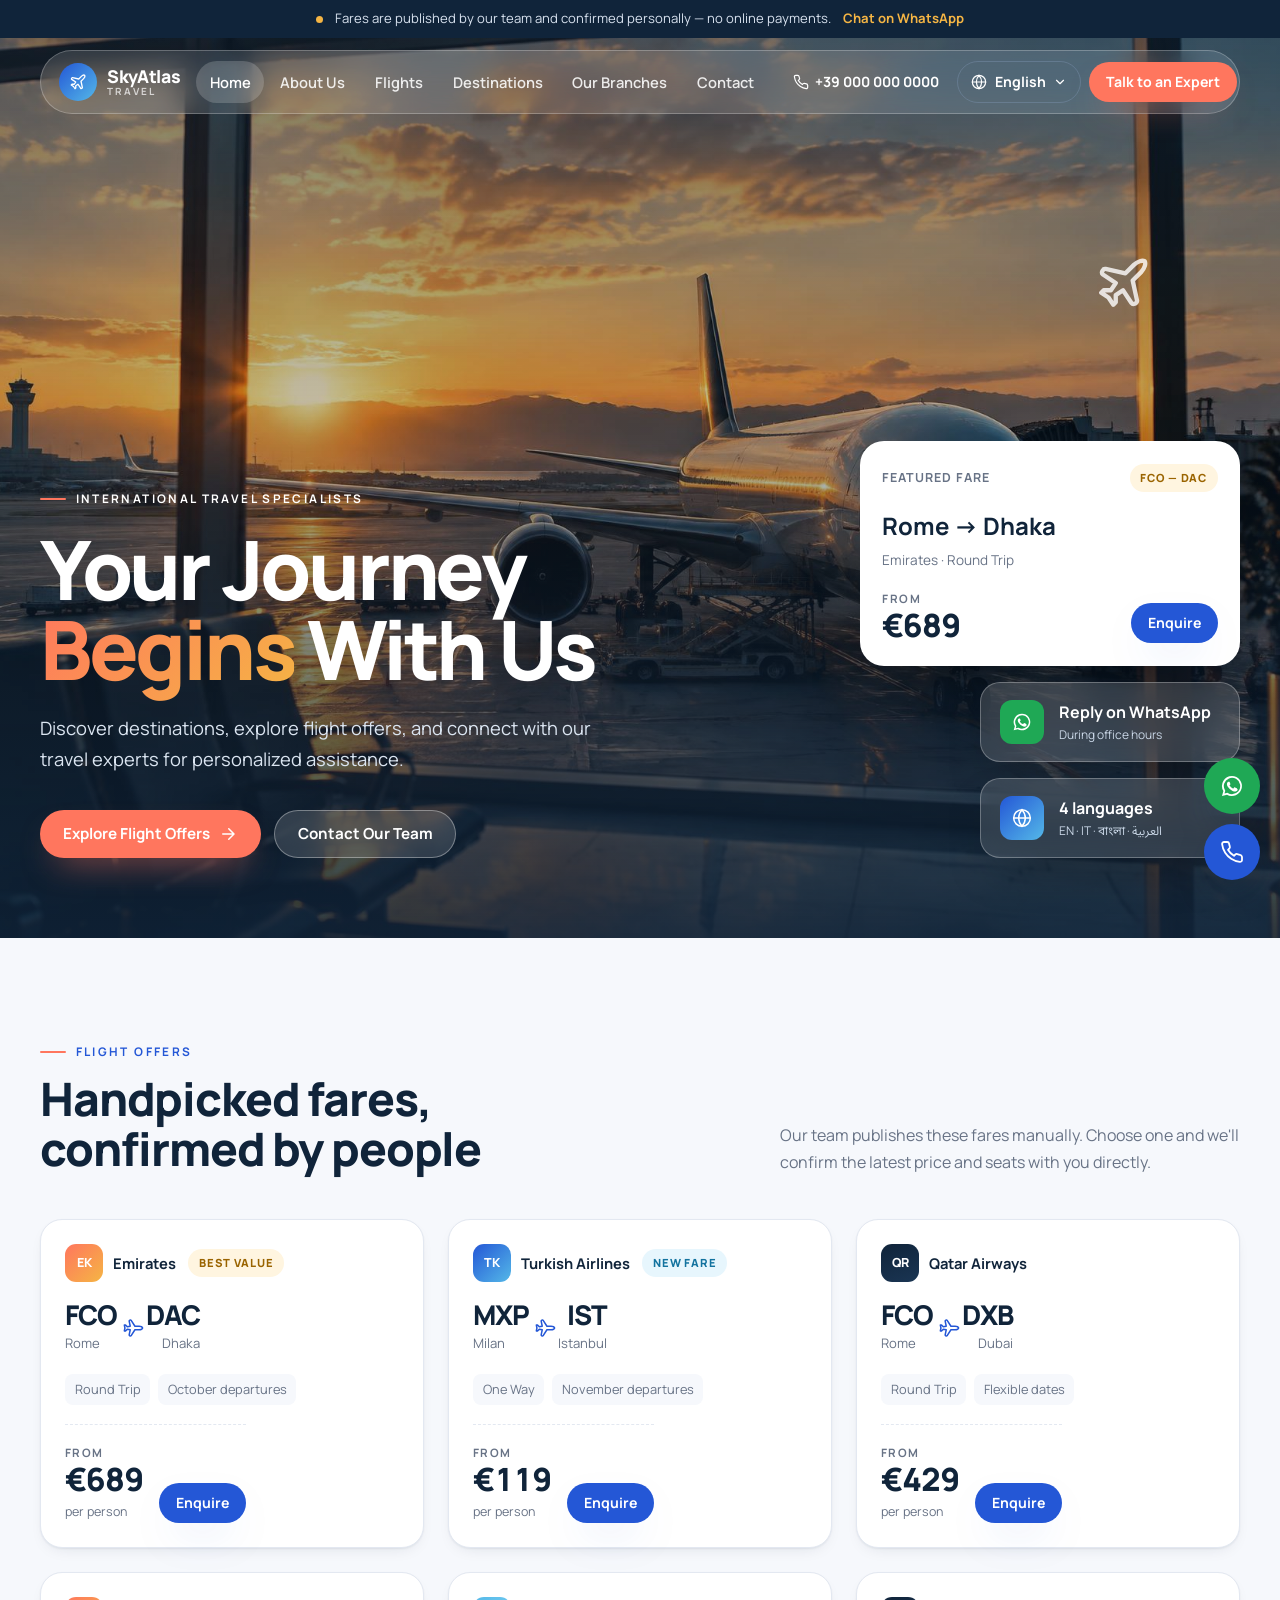
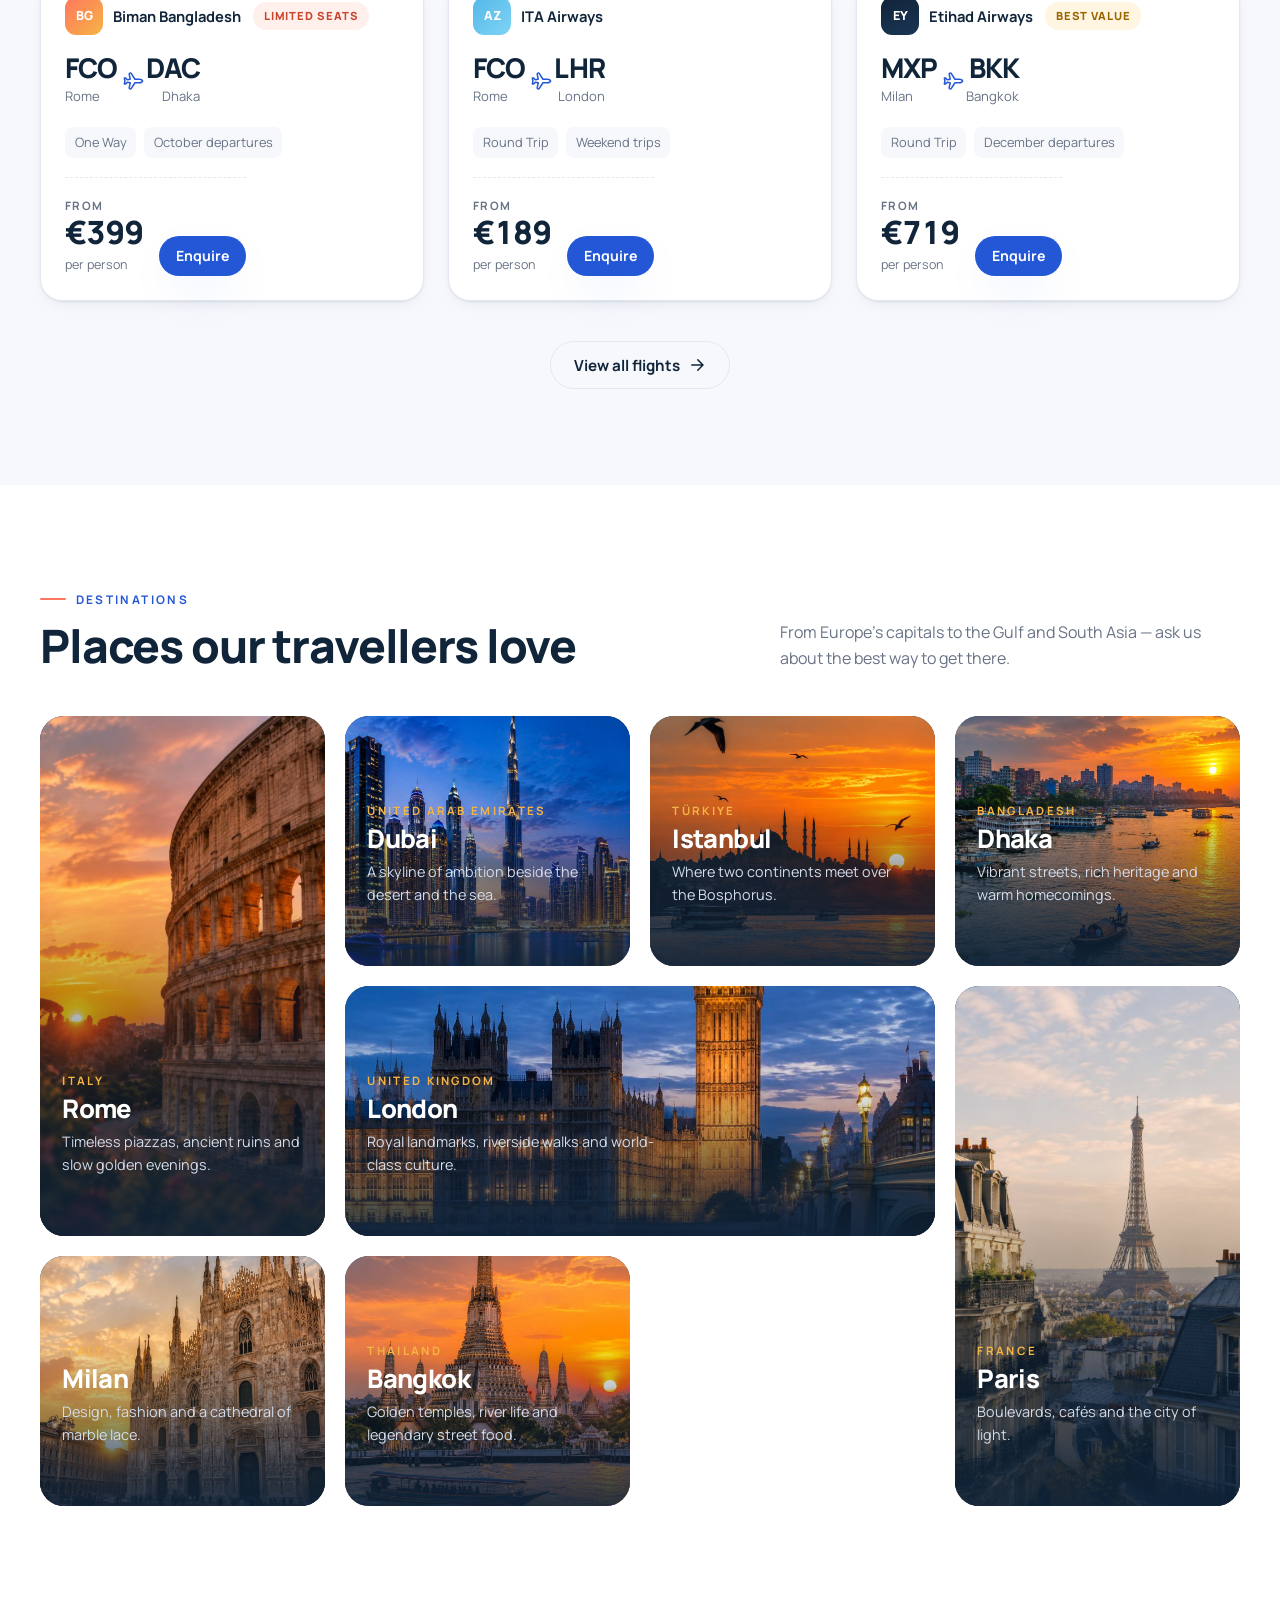
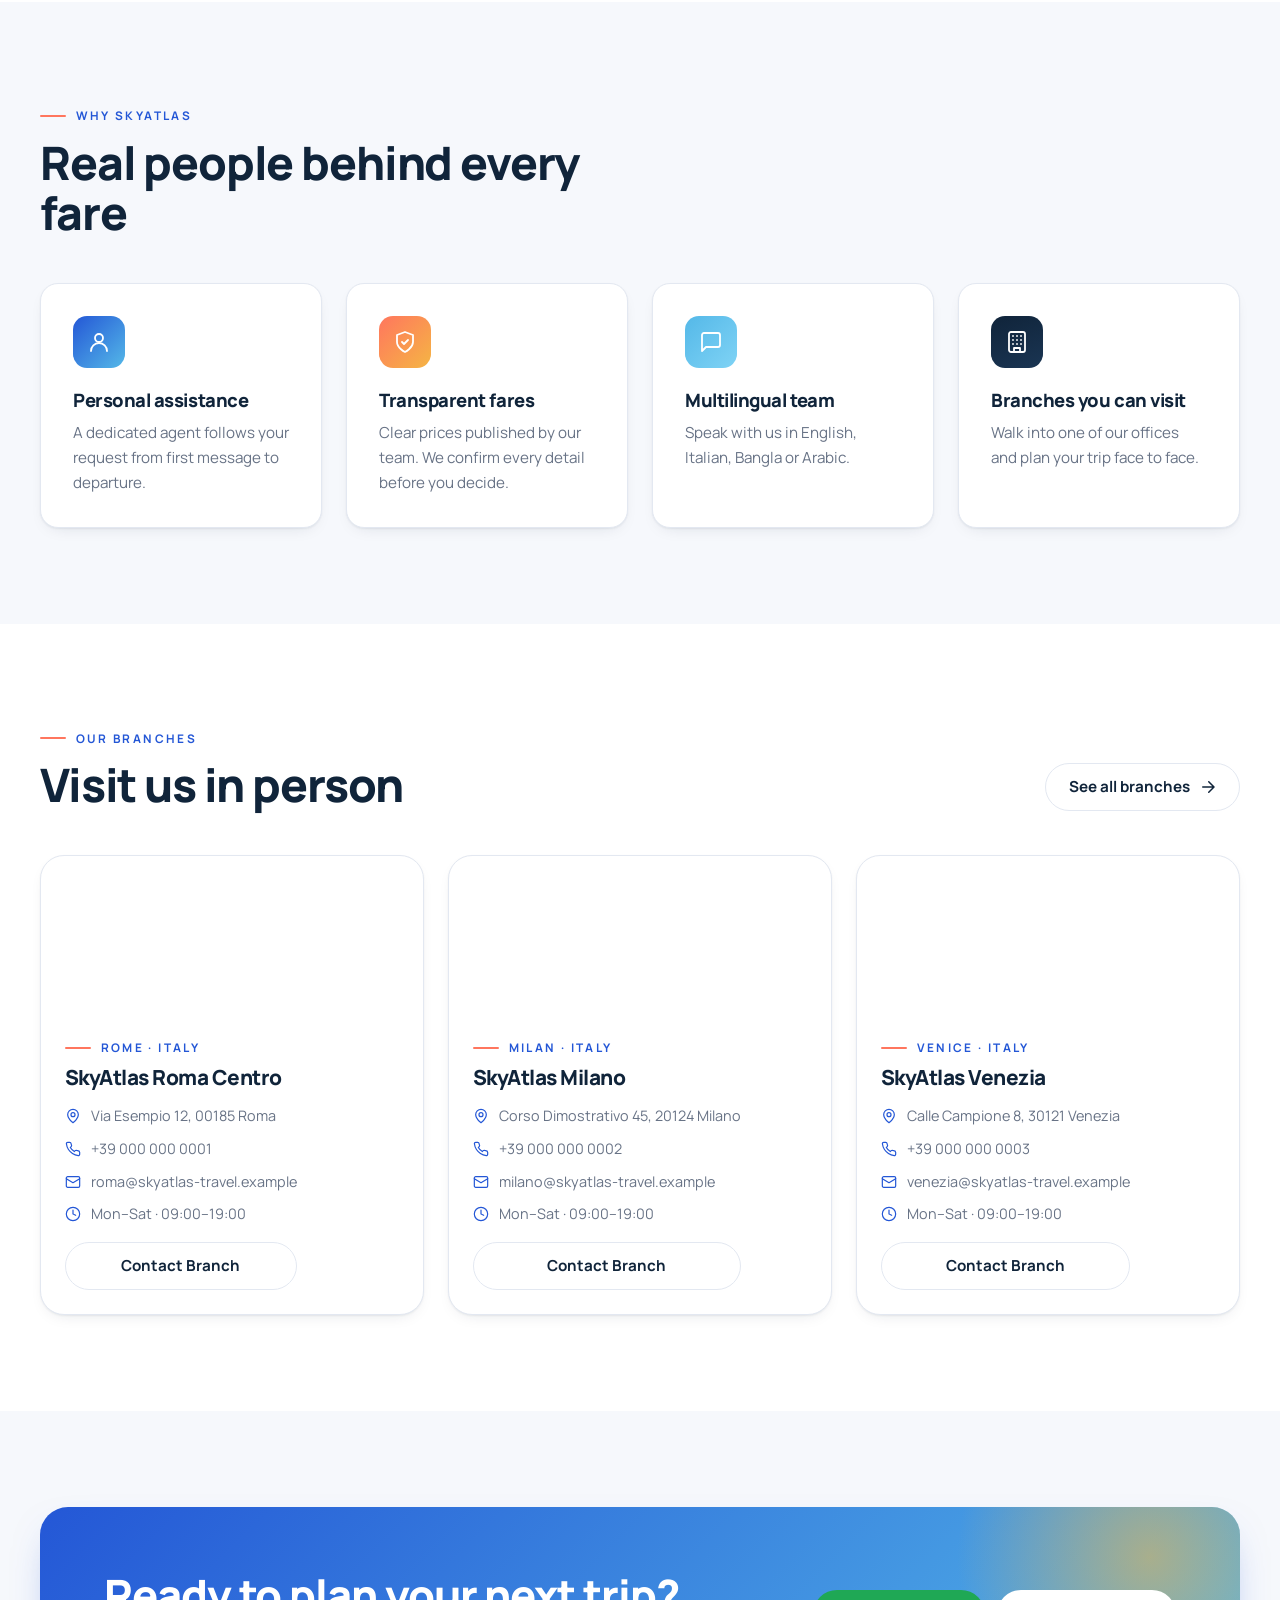
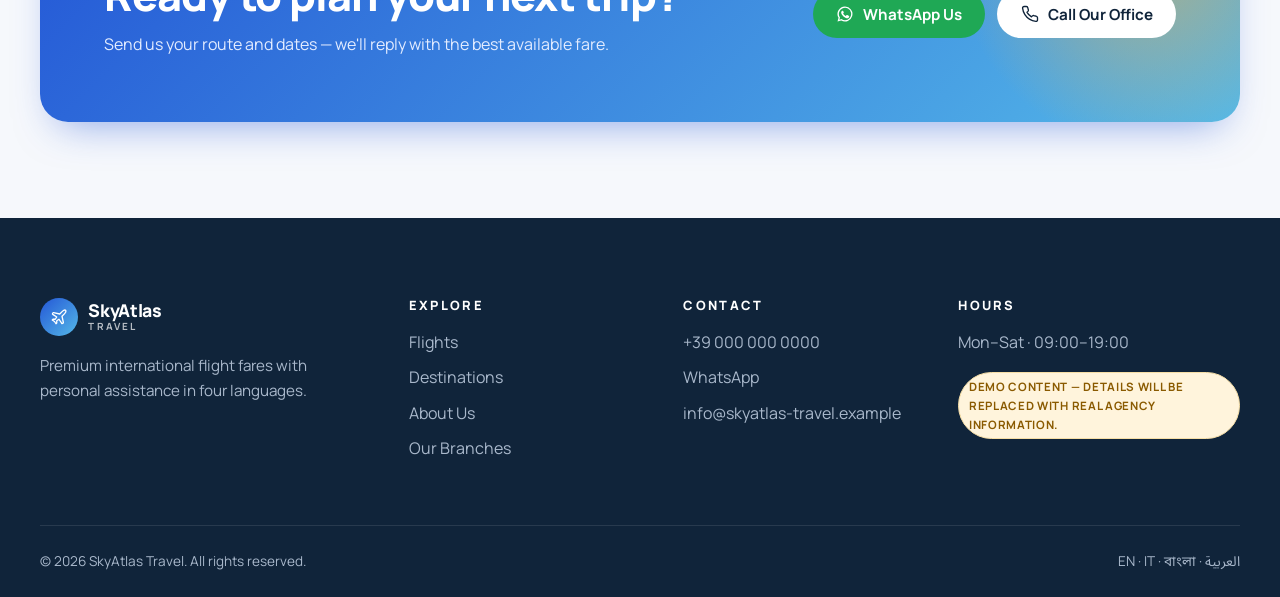
<file: index.html>
<!DOCTYPE html>

<html lang="en" dir="ltr" data-default-lang="en">
<head>
  <meta charset="utf-8">
  <meta name="viewport" content="width=device-width, initial-scale=1">
  <title>SkyAtlas Travel — Your journey begins with us</title>
  <meta name="description" content="Handpicked international flight fares published by our team. Enquire by WhatsApp, phone or email — no online payment.">
  <meta property="og:title" content="SkyAtlas Travel — Your journey begins with us">
  <meta property="og:description" content="Handpicked international flight fares published by our team. Enquire by WhatsApp, phone or email — no online payment.">
  <meta property="og:type" content="website">
  <meta name="twitter:card" content="summary_large_image">
  <meta name="theme-color" content="#10243A">

  <link rel="preconnect" href="https://fonts.googleapis.com">
  <link rel="preconnect" href="https://fonts.gstatic.com" crossorigin>
  <link rel="stylesheet" href="https://fonts.googleapis.com/css2?family=Manrope:wght@400;500;600;700;800&family=Noto+Sans+Bengali:wght@400;600;700&family=Noto+Sans+Arabic:wght@400;600;700&display=swap">

  <link rel="stylesheet" href="public/assets/css/app.css">
  <link rel="stylesheet" href="public/assets/css/components.css">
  <link rel="stylesheet" href="public/assets/css/animations.css">
  <link rel="stylesheet" href="public/assets/css/responsive.css">
</head>
<body data-page="home">
  <a class="skip-link" href="#main" data-i18n="skip">Skip to content</a>

  
<svg width="0" height="0" style="position:absolute" aria-hidden="true" focusable="false">
  <defs>
    <symbol id="i-plane" viewBox="0 0 24 24" fill="none" stroke="currentColor" stroke-width="1.8" stroke-linecap="round" stroke-linejoin="round"><path d="M17.8 19.2 16 11l3.5-3.5C21 6 21.5 4 21 3c-1-.5-3 0-4.5 1.5L13 8 4.8 6.2c-.5-.1-.9.1-1.1.5l-.3.5c-.2.5-.1 1 .3 1.3L9 12l-2 3H4l-1 1 3 2 2 3 1-1v-3l3-2 3.5 5.3c.3.4.8.5 1.3.3l.5-.2c.4-.3.6-.7.5-1.2z"/></symbol>
    <symbol id="i-arrow" viewBox="0 0 24 24" fill="none" stroke="currentColor" stroke-width="2" stroke-linecap="round" stroke-linejoin="round"><path d="M5 12h14M13 5l7 7-7 7"/></symbol>
    <symbol id="i-phone" viewBox="0 0 24 24" fill="none" stroke="currentColor" stroke-width="1.8" stroke-linecap="round" stroke-linejoin="round"><path d="M22 16.9v3a2 2 0 0 1-2.2 2 19.8 19.8 0 0 1-8.6-3.1 19.5 19.5 0 0 1-6-6A19.8 19.8 0 0 1 2.1 4.2 2 2 0 0 1 4.1 2h3a2 2 0 0 1 2 1.7c.1.9.4 1.8.7 2.7a2 2 0 0 1-.5 2.1L8 9.8a16 16 0 0 0 6 6l1.3-1.3a2 2 0 0 1 2.1-.4c.9.3 1.8.6 2.7.7a2 2 0 0 1 1.7 2z"/></symbol>
    <symbol id="i-mail" viewBox="0 0 24 24" fill="none" stroke="currentColor" stroke-width="1.8" stroke-linecap="round" stroke-linejoin="round"><rect x="2" y="4" width="20" height="16" rx="2"/><path d="m22 7-10 6L2 7"/></symbol>
    <symbol id="i-whatsapp" viewBox="0 0 24 24" fill="currentColor"><path d="M12 2a10 10 0 0 0-8.6 15.1L2 22l5-1.3A10 10 0 1 0 12 2zm0 18.2a8.2 8.2 0 0 1-4.2-1.2l-.3-.2-3 .8.8-2.9-.2-.3A8.2 8.2 0 1 1 12 20.2zm4.5-6.1c-.2-.1-1.5-.7-1.7-.8-.2-.1-.4-.1-.6.1l-.8 1c-.1.2-.3.2-.5.1a6.7 6.7 0 0 1-3.3-2.9c-.3-.4.3-.4.8-1.3.1-.2 0-.3 0-.4l-.8-1.8c-.2-.5-.4-.4-.6-.4h-.5a1 1 0 0 0-.7.3 3 3 0 0 0-.9 2.2 5.2 5.2 0 0 0 1.1 2.7 11.8 11.8 0 0 0 4.5 4c1.7.7 2.3.8 3.2.6.5-.1 1.5-.6 1.7-1.2.2-.6.2-1.1.2-1.2-.1-.1-.3-.2-.5-.3z"/></symbol>
    <symbol id="i-globe" viewBox="0 0 24 24" fill="none" stroke="currentColor" stroke-width="1.8" stroke-linecap="round"><circle cx="12" cy="12" r="10"/><path d="M2 12h20M12 2a15.3 15.3 0 0 1 4 10 15.3 15.3 0 0 1-4 10 15.3 15.3 0 0 1-4-10 15.3 15.3 0 0 1 4-10z"/></symbol>
    <symbol id="i-chevron" viewBox="0 0 24 24" fill="none" stroke="currentColor" stroke-width="2" stroke-linecap="round" stroke-linejoin="round"><path d="m6 9 6 6 6-6"/></symbol>
    <symbol id="i-menu" viewBox="0 0 24 24" fill="none" stroke="currentColor" stroke-width="2" stroke-linecap="round"><path d="M4 7h16M4 12h16M4 17h10"/></symbol>
    <symbol id="i-close" viewBox="0 0 24 24" fill="none" stroke="currentColor" stroke-width="2" stroke-linecap="round"><path d="M18 6 6 18M6 6l12 12"/></symbol>
    <symbol id="i-pin" viewBox="0 0 24 24" fill="none" stroke="currentColor" stroke-width="1.8" stroke-linecap="round" stroke-linejoin="round"><path d="M20 10c0 6-8 12-8 12s-8-6-8-12a8 8 0 0 1 16 0z"/><circle cx="12" cy="10" r="3"/></symbol>
    <symbol id="i-clock" viewBox="0 0 24 24" fill="none" stroke="currentColor" stroke-width="1.8" stroke-linecap="round"><circle cx="12" cy="12" r="10"/><path d="M12 6v6l4 2"/></symbol>
    <symbol id="i-user" viewBox="0 0 24 24" fill="none" stroke="currentColor" stroke-width="1.8" stroke-linecap="round"><circle cx="12" cy="8" r="4"/><path d="M4 21a8 8 0 0 1 16 0"/></symbol>
    <symbol id="i-shield" viewBox="0 0 24 24" fill="none" stroke="currentColor" stroke-width="1.8" stroke-linecap="round" stroke-linejoin="round"><path d="M12 22s8-4 8-10V5l-8-3-8 3v7c0 6 8 10 8 10z"/><path d="m9 12 2 2 4-4"/></symbol>
    <symbol id="i-chat" viewBox="0 0 24 24" fill="none" stroke="currentColor" stroke-width="1.8" stroke-linecap="round" stroke-linejoin="round"><path d="M21 15a2 2 0 0 1-2 2H7l-4 4V5a2 2 0 0 1 2-2h14a2 2 0 0 1 2 2z"/></symbol>
    <symbol id="i-building" viewBox="0 0 24 24" fill="none" stroke="currentColor" stroke-width="1.8" stroke-linecap="round" stroke-linejoin="round"><rect x="4" y="2" width="16" height="20" rx="2"/><path d="M9 22v-4h6v4M8 6h.01M16 6h.01M12 6h.01M12 10h.01M12 14h.01M16 10h.01M16 14h.01M8 10h.01M8 14h.01"/></symbol>
    <symbol id="i-check" viewBox="0 0 24 24" fill="none" stroke="currentColor" stroke-width="2.4" stroke-linecap="round" stroke-linejoin="round"><path d="M20 6 9 17l-5-5"/></symbol>
  </defs>
</svg>

  <div class="announce" role="region" aria-label="Announcement">
  <div class="container">
    <span class="announce__dot pulse-dot" aria-hidden="true"></span>
    <span data-i18n="announce.text">Fares are published by our team and confirmed personally — no online payments.</span>
    <a href="#" data-contact="whatsapp" data-i18n="announce.link">Chat on WhatsApp</a>
  </div>
</div>

  <header class="site-header">
  <div class="container">
    <nav class="nav" aria-label="Main">
      <a class="brand" href="index.html" aria-label="SkyAtlas Travel — Home">
        <span class="brand__mark"><svg aria-hidden="true"><use href="#i-plane"></use></svg></span>
        <span>SkyAtlas<small>Travel</small></span>
      </a>

      <ul class="nav__links">
        <li><a href="index.html" data-nav="home" data-i18n="nav.home">Home</a></li>
        <li><a href="about.html" data-nav="about" data-i18n="nav.about">About Us</a></li>
        <li><a href="flights.html" data-nav="flights" data-i18n="nav.flights">Flights</a></li>
        <li><a href="destinations.html" data-nav="destinations" data-i18n="nav.destinations">Destinations</a></li>
        <li><a href="branches.html" data-nav="branches" data-i18n="nav.branches">Our Branches</a></li>
        <li><a href="contact.html" data-nav="contact" data-i18n="nav.contact">Contact</a></li>
      </ul>

      <div class="nav__actions">
        <a class="nav__phone ltr" href="#" data-contact="phone"><svg aria-hidden="true"><use href="#i-phone"></use></svg><span data-config="phone">+39 000 000 0000</span></a>
        
<div class="lang" data-lang>
  <button type="button" class="lang__btn" aria-haspopup="true" aria-expanded="false" data-i18n-aria="nav.language" aria-label="Language">
    <svg aria-hidden="true"><use href="#i-globe"></use></svg>
    <span data-lang-current>English</span>
    <svg class="chev" aria-hidden="true"><use href="#i-chevron"></use></svg>
  </button>
  <ul class="lang__menu" role="menu">
    <li role="none"><button type="button" role="menuitemradio" aria-checked="true" data-lang-option="en" lang="en">English <small>EN</small></button></li>
    <li role="none"><button type="button" role="menuitemradio" aria-checked="false" data-lang-option="it" lang="it">Italiano <small>IT</small></button></li>
    <li role="none"><button type="button" role="menuitemradio" aria-checked="false" data-lang-option="bn" lang="bn">বাংলা <small>BN</small></button></li>
    <li role="none"><button type="button" role="menuitemradio" aria-checked="false" data-lang-option="ar" lang="ar">العربية <small>AR</small></button></li>
  </ul>
</div>

        <a class="btn btn--coral btn--sm nav__cta" href="contact.html" data-i18n="nav.cta">Talk to an Expert</a>
        <button type="button" class="nav__toggle" aria-controls="mobile-drawer" aria-expanded="false" data-i18n-aria="nav.menu" aria-label="Open menu">
          <svg aria-hidden="true"><use href="#i-menu"></use></svg>
        </button>
      </div>
    </nav>
  </div>
</header>

<!-- Mobile drawer -->
<div class="drawer" id="mobile-drawer" aria-hidden="true">
  <div class="drawer__backdrop"></div>
  <div class="drawer__panel" role="dialog" aria-modal="true" aria-label="Menu">
    <div class="drawer__top">
      <span class="brand"><span class="brand__mark"><svg aria-hidden="true"><use href="#i-plane"></use></svg></span>SkyAtlas</span>
      <button type="button" class="btn btn--outline btn--sm" data-drawer-close data-i18n-aria="nav.close" aria-label="Close menu"><svg aria-hidden="true"><use href="#i-close"></use></svg></button>
    </div>
    <ul class="drawer__links">
      <li><a href="index.html" data-nav="home" data-i18n="nav.home">Home</a></li>
      <li><a href="about.html" data-nav="about" data-i18n="nav.about">About Us</a></li>
      <li><a href="flights.html" data-nav="flights" data-i18n="nav.flights">Flights</a></li>
      <li><a href="destinations.html" data-nav="destinations" data-i18n="nav.destinations">Destinations</a></li>
      <li><a href="branches.html" data-nav="branches" data-i18n="nav.branches">Our Branches</a></li>
      <li><a href="contact.html" data-nav="contact" data-i18n="nav.contact">Contact</a></li>
    </ul>
    
<div class="lang" data-lang>
  <button type="button" class="lang__btn" aria-haspopup="true" aria-expanded="false" data-i18n-aria="nav.language" aria-label="Language">
    <svg aria-hidden="true"><use href="#i-globe"></use></svg>
    <span data-lang-current>English</span>
    <svg class="chev" aria-hidden="true"><use href="#i-chevron"></use></svg>
  </button>
  <ul class="lang__menu" role="menu">
    <li role="none"><button type="button" role="menuitemradio" aria-checked="true" data-lang-option="en" lang="en">English <small>EN</small></button></li>
    <li role="none"><button type="button" role="menuitemradio" aria-checked="false" data-lang-option="it" lang="it">Italiano <small>IT</small></button></li>
    <li role="none"><button type="button" role="menuitemradio" aria-checked="false" data-lang-option="bn" lang="bn">বাংলা <small>BN</small></button></li>
    <li role="none"><button type="button" role="menuitemradio" aria-checked="false" data-lang-option="ar" lang="ar">العربية <small>AR</small></button></li>
  </ul>
</div>

    <a class="btn btn--primary btn--block" href="contact.html" data-i18n="nav.cta">Talk to an Expert</a>
    <a class="btn btn--whatsapp btn--block" href="#" data-contact="whatsapp"><svg aria-hidden="true"><use href="#i-whatsapp"></use></svg><span data-i18n="modal.whatsapp">WhatsApp Us</span></a>
  </div>
</div>


  <main id="main">
    
<!-- ============ HERO ============ -->
<section class="hero">
  <div class="hero__media">
    <img src="public/assets/images/hero/hero-airport.jpg" alt="" width="1920" height="1200" fetchpriority="high">
  </div>
  <svg class="float-plane" aria-hidden="true"><use href="#i-plane"></use></svg>

  <div class="container hero__inner">
    <div>
      <span class="eyebrow reveal" data-i18n="hero.eyebrow">International travel specialists</span>
      <h1 class="reveal" style="--delay:.08s" data-i18n-html="hero.title">Your Journey <em>Begins</em> With Us</h1>
      <p class="hero__text reveal" style="--delay:.16s" data-i18n="hero.text">Discover destinations, explore flight offers, and connect with our travel experts for personalized assistance.</p>
      <div class="hero__actions reveal" style="--delay:.24s">
        <a class="btn btn--coral" href="flights.html"><span data-i18n="hero.cta1">Explore Flight Offers</span><svg aria-hidden="true"><use href="#i-arrow"></use></svg></a>
        <a class="btn btn--glass" href="contact.html" data-i18n="hero.cta2">Contact Our Team</a>
      </div>
    </div>

    <div class="hero__stack">
      <!-- Featured fare card (first fare in data.js) -->
      <button type="button" class="route-card reveal float-slow" style="--delay:.3s" data-hero-fare>
        <span class="route-card__top"><span data-i18n="hero.card.label">Featured fare</span><span class="tag tag--gold" data-slot="codes"></span></span>
        <strong style="display:block;font-size:1.5rem;margin-top:.9rem;color:var(--navy)" data-slot="route"></strong>
        <span style="display:block;font-size:.85rem;color:var(--muted);margin-top:.2rem" data-slot="airline"></span>
        <span style="display:flex;justify-content:space-between;align-items:end;margin-top:1.1rem" class="price">
          <span><small data-i18n="hero.card.from">from</small><strong data-slot="price"></strong></span>
          <span class="btn btn--primary btn--sm" data-i18n="card.enquire">Enquire</span>
        </span>
      </button>
      <div class="glass-card reveal float-slower" style="--delay:.4s">
        <span class="glass-card__icon btn--whatsapp"><svg aria-hidden="true"><use href="#i-whatsapp"></use></svg></span>
        <span><strong data-i18n="hero.chip1.t">Reply on WhatsApp</strong><small data-i18n="hero.chip1.d">During office hours</small></span>
      </div>
      <div class="glass-card reveal" style="--delay:.5s">
        <span class="glass-card__icon tone-royal"><svg aria-hidden="true"><use href="#i-globe"></use></svg></span>
        <span><strong data-i18n="hero.chip2.t">4 languages</strong><small data-i18n="hero.chip2.d">EN · IT · বাংলা · العربية</small></span>
      </div>
    </div>
  </div>
</section>

<!-- ============ FLIGHT OFFERS ============ -->
<section class="section">
  <div class="container">
    <div class="section-head reveal">
      <div>
        <span class="eyebrow" data-i18n="flights.eyebrow">Flight offers</span>
        <h2 data-i18n="flights.title">Handpicked fares, confirmed by people</h2>
      </div>
      <p data-i18n="flights.text">Our team publishes these fares manually.</p>
    </div>
    <!-- Future Laravel dynamic flight cards -->
    <div class="grid grid--3" data-flights data-limit="6"></div>
    <div style="text-align:center;margin-top:2.5rem">
      <a class="btn btn--outline" href="flights.html"><span data-i18n="flights.viewAll">View all flights</span><svg aria-hidden="true"><use href="#i-arrow"></use></svg></a>
    </div>
  </div>
</section>

<!-- ============ DESTINATIONS ============ -->
<section class="section section--white">
  <div class="container">
    <div class="section-head reveal">
      <div>
        <span class="eyebrow" data-i18n="dest.eyebrow">Destinations</span>
        <h2 data-i18n="dest.title">Places our travellers love</h2>
      </div>
      <p data-i18n="dest.text">From Europe's capitals to the Gulf and South Asia.</p>
    </div>
    <!-- Future Laravel dynamic destination cards -->
    <div class="dest-grid" data-destinations data-img-base="public/assets/images/"></div>
  </div>
</section>

<!-- ============ WHY US ============ -->
<section class="section">
  <div class="container">
    <div class="section-head reveal">
      <div>
        <span class="eyebrow" data-i18n="why.eyebrow">Why SkyAtlas</span>
        <h2 data-i18n="why.title">Real people behind every fare</h2>
      </div>
    </div>
    <div class="grid grid--4">
      <article class="feature reveal"><span class="feature__icon tone-royal"><svg aria-hidden="true"><use href="#i-user"></use></svg></span><h3 data-i18n="why.1.t">Personal assistance</h3><p data-i18n="why.1.d"></p></article>
      <article class="feature reveal" style="--delay:.08s"><span class="feature__icon tone-coral"><svg aria-hidden="true"><use href="#i-shield"></use></svg></span><h3 data-i18n="why.2.t">Transparent fares</h3><p data-i18n="why.2.d"></p></article>
      <article class="feature reveal" style="--delay:.16s"><span class="feature__icon tone-sky"><svg aria-hidden="true"><use href="#i-chat"></use></svg></span><h3 data-i18n="why.3.t">Multilingual team</h3><p data-i18n="why.3.d"></p></article>
      <article class="feature reveal" style="--delay:.24s"><span class="feature__icon tone-navy"><svg aria-hidden="true"><use href="#i-building"></use></svg></span><h3 data-i18n="why.4.t">Branches you can visit</h3><p data-i18n="why.4.d"></p></article>
    </div>
  </div>
</section>

<!-- ============ BRANCHES ============ -->
<section class="section section--white">
  <div class="container">
    <div class="section-head reveal">
      <div>
        <span class="eyebrow" data-i18n="branches.eyebrow">Our branches</span>
        <h2 data-i18n="branches.title">Visit us in person</h2>
      </div>
      <a class="btn btn--outline" href="branches.html"><span data-i18n="branches.viewAll">See all branches</span><svg aria-hidden="true"><use href="#i-arrow"></use></svg></a>
    </div>
    <!-- Future Laravel dynamic branch cards -->
    <div class="grid grid--3" data-branches data-limit="3"></div>
  </div>
</section>

<section class="section">
  <div class="container">
    <div class="cta-band reveal">
      <div>
        <h2 data-i18n="cta.title">Ready to plan your next trip?</h2>
        <p data-i18n="cta.text">Send us your route and dates — we'll reply with the best available fare.</p>
      </div>
      <div class="cta-band__actions">
        <a class="btn btn--whatsapp" href="#" data-contact="whatsapp"><svg aria-hidden="true"><use href="#i-whatsapp"></use></svg><span data-i18n="modal.whatsapp">WhatsApp Us</span></a>
        <a class="btn btn--light" href="#" data-contact="phone"><svg aria-hidden="true"><use href="#i-phone"></use></svg><span data-i18n="modal.call">Call Our Office</span></a>
      </div>
    </div>
  </div>
</section>


  </main>

  <footer class="site-footer">
  <div class="container">
    <div class="footer-grid">
      <div class="footer-brand">
        <a class="brand" href="index.html">
          <span class="brand__mark"><svg aria-hidden="true"><use href="#i-plane"></use></svg></span>
          <span>SkyAtlas<small>Travel</small></span>
        </a>
        <p data-i18n="footer.tagline">Premium international flight fares with personal assistance in four languages.</p>
      </div>
      <div>
        <h3 data-i18n="footer.explore">Explore</h3>
        <ul>
          <li><a href="flights.html" data-i18n="nav.flights">Flights</a></li>
          <li><a href="destinations.html" data-i18n="nav.destinations">Destinations</a></li>
          <li><a href="about.html" data-i18n="nav.about">About Us</a></li>
          <li><a href="branches.html" data-i18n="nav.branches">Our Branches</a></li>
        </ul>
      </div>
      <div>
        <h3 data-i18n="footer.contact">Contact</h3>
        <ul>
          <li><a class="ltr" href="#" data-contact="phone" data-config="phone">+39 000 000 0000</a></li>
          <li><a href="#" data-contact="whatsapp">WhatsApp</a></li>
          <li><a href="#" data-contact="email" data-config="email">info@skyatlas-travel.example</a></li>
        </ul>
      </div>
      <div>
        <h3 data-i18n="footer.hours">Hours</h3>
        <p data-config="hours">Mon–Sat · 09:00–19:00</p>
        <p style="margin-top:1rem"><span class="demo-note" data-i18n="footer.demo">Demo content</span></p>
      </div>
    </div>
    <div class="footer-bottom">
      <span>© <span data-year>2026</span> SkyAtlas Travel. <span data-i18n="footer.rights">All rights reserved.</span></span>
      <span>EN · IT · বাংলা · العربية</span>
    </div>
  </div>
</footer>

  

<!-- Flight enquiry modal -->
<div class="modal" id="flight-modal" aria-hidden="true">
  <div class="modal__backdrop" data-modal-close></div>
  <div class="modal__dialog" role="dialog" aria-modal="true" aria-labelledby="flight-modal-title">
    <div class="modal__head">
      <span class="eyebrow" data-i18n="modal.flight.eyebrow">Flight enquiry</span>
      <h2 id="flight-modal-title" data-f="title">—</h2>
      <p data-i18n="modal.flight.text">Contact us to confirm availability and the final fare. No payment is taken online.</p>
      <button type="button" class="modal__close" data-modal-close data-i18n-aria="modal.close" aria-label="Close"><svg aria-hidden="true"><use href="#i-close"></use></svg></button>
    </div>
    <div class="modal__body">
      <dl class="detail-list">
        <div><dt data-i18n="modal.route">Route</dt><dd data-f="route">—</dd></div>
        <div><dt data-i18n="modal.airline">Airline</dt><dd data-f="airline">—</dd></div>
        <div><dt data-i18n="modal.type">Trip type</dt><dd data-f="type">—</dd></div>
        <div><dt data-i18n="modal.price">Displayed fare</dt><dd class="big" data-f="price">—</dd></div>
      </dl>
      <div class="modal__actions">
        <a class="btn btn--whatsapp btn--block" data-f="whatsapp" href="#" target="_blank" rel="noopener"><svg aria-hidden="true"><use href="#i-whatsapp"></use></svg><span data-i18n="modal.whatsapp">WhatsApp Us</span></a>
        <a class="btn btn--primary btn--block" data-f="call" href="#"><svg aria-hidden="true"><use href="#i-phone"></use></svg><span data-i18n="modal.call">Call Our Office</span></a>
        <a class="btn btn--outline btn--block" data-f="mail" href="#"><svg aria-hidden="true"><use href="#i-mail"></use></svg><span data-i18n="modal.mail">Send an Email</span></a>
      </div>
      <p class="modal__note" data-i18n="modal.note">Fares shown are indicative and confirmed personally by our team.</p>
    </div>
  </div>
</div>

<!-- Branch contact modal -->
<div class="modal" id="branch-modal" aria-hidden="true">
  <div class="modal__backdrop" data-modal-close></div>
  <div class="modal__dialog" role="dialog" aria-modal="true" aria-labelledby="branch-modal-title">
    <div class="modal__head">
      <span class="eyebrow" data-i18n="modal.branch.eyebrow">Branch contact</span>
      <h2 id="branch-modal-title" data-b="title">—</h2>
      <p data-b="city">—</p>
      <button type="button" class="modal__close" data-modal-close data-i18n-aria="modal.close" aria-label="Close"><svg aria-hidden="true"><use href="#i-close"></use></svg></button>
    </div>
    <div class="modal__body">
      <dl class="detail-list">
        <div><dt data-i18n="modal.address">Address</dt><dd data-b="address">—</dd></div>
        <div><dt data-i18n="modal.phone">Phone</dt><dd class="ltr" data-b="phone">—</dd></div>
        <div><dt data-i18n="modal.email">Email</dt><dd data-b="email">—</dd></div>
        <div><dt data-i18n="modal.hours">Opening hours</dt><dd data-b="hours">—</dd></div>
      </dl>
      <div class="modal__actions">
        <a class="btn btn--whatsapp btn--block" data-b="whatsapp" href="#" target="_blank" rel="noopener"><svg aria-hidden="true"><use href="#i-whatsapp"></use></svg><span data-i18n="modal.whatsapp">WhatsApp Us</span></a>
        <a class="btn btn--primary btn--block" data-b="call" href="#"><svg aria-hidden="true"><use href="#i-phone"></use></svg><span data-i18n="modal.call">Call Our Office</span></a>
        <a class="btn btn--outline btn--block" data-b="mail" href="#"><svg aria-hidden="true"><use href="#i-mail"></use></svg><span data-i18n="modal.mail">Send an Email</span></a>
      </div>
      <p class="modal__note" data-i18n="modal.branch.text">Reach this branch directly by WhatsApp, phone or email.</p>
    </div>
  </div>
</div>

  
<template id="tpl-flight-card">
  <button type="button" class="flight-card">
    <span class="flight-card__head">
      <span class="airline"><span class="airline__logo" data-slot="logo"></span><span data-slot="airline"></span></span>
      <span class="tag" data-slot="label"></span>
    </span>
    <span class="route">
      <span class="route__point"><strong data-slot="fromCode"></strong><span data-slot="fromCity"></span></span>
      <span class="route__line" aria-hidden="true"><svg><use href="#i-plane"></use></svg></span>
      <span class="route__point route__point--end"><strong data-slot="toCode"></strong><span data-slot="toCity"></span></span>
    </span>
    <span class="flight-card__meta">
      <span data-slot="type"></span>
      <span data-slot="note"></span>
    </span>
    <span class="flight-card__foot">
      <span class="price">
        <small data-slot="fromLabel"></small>
        <strong data-slot="price"></strong>
        <em data-slot="pp"></em>
      </span>
      <span class="btn btn--primary btn--sm" data-slot="cta"></span>
    </span>
  </button>
</template>

  
<template id="tpl-destination-card">
  <button type="button" class="dest-card reveal">
    <img data-slot="img" src="" alt="" loading="lazy" width="1024" height="1280">
    <span class="dest-card__body">
      <span class="dest-card__country" data-slot="country"></span>
      <h3 data-slot="name"></h3>
      <p data-slot="desc"></p>
      <span class="dest-card__cta" data-slot="cta"></span>
    </span>
  </button>
</template>

  
<template id="tpl-branch-card">
  <button type="button" class="branch-card">
    <span class="branch-card__map" aria-hidden="true">
      <span class="branch-card__pin" data-slot="pin"><svg><use href="#i-pin"></use></svg></span>
      <span class="branch-card__maplabel" data-slot="maplabel"></span>
    </span>
    <span class="branch-card__body">
      <span>
        <span class="eyebrow" data-slot="city"></span>
        <h3 data-slot="name"></h3>
      </span>
      <ul class="branch-list">
        <li><svg aria-hidden="true"><use href="#i-pin"></use></svg><span data-slot="address"></span></li>
        <li><svg aria-hidden="true"><use href="#i-phone"></use></svg><span class="ltr" data-slot="phone"></span></li>
        <li><svg aria-hidden="true"><use href="#i-mail"></use></svg><span data-slot="email"></span></li>
        <li><svg aria-hidden="true"><use href="#i-clock"></use></svg><span data-slot="hours"></span></li>
      </ul>
      <span class="btn btn--outline btn--block" data-slot="cta"></span>
    </span>
  </button>
</template>


  <!-- Floating contact shortcuts -->
  <div class="fab">
    <a class="fab__wa" data-contact="whatsapp" href="#" aria-label="WhatsApp"><svg aria-hidden="true"><use href="#i-whatsapp"></use></svg></a>
    <a class="fab__call" data-contact="phone" href="#" data-i18n-aria="modal.call" aria-label="Call Our Office"><svg aria-hidden="true"><use href="#i-phone"></use></svg></a>
  </div>

  
  <script src="public/assets/js/data.js"></script>
  <script src="public/assets/js/translations.js"></script>
  <script src="public/assets/js/language.js"></script>
  <script src="public/assets/js/animations.js"></script>
  <script src="public/assets/js/navigation.js"></script>
  <script src="public/assets/js/flight-modal.js"></script>
  <script src="public/assets/js/branch-modal.js"></script>
  <script src="public/assets/js/app.js"></script>
</body>
</html>
</file>
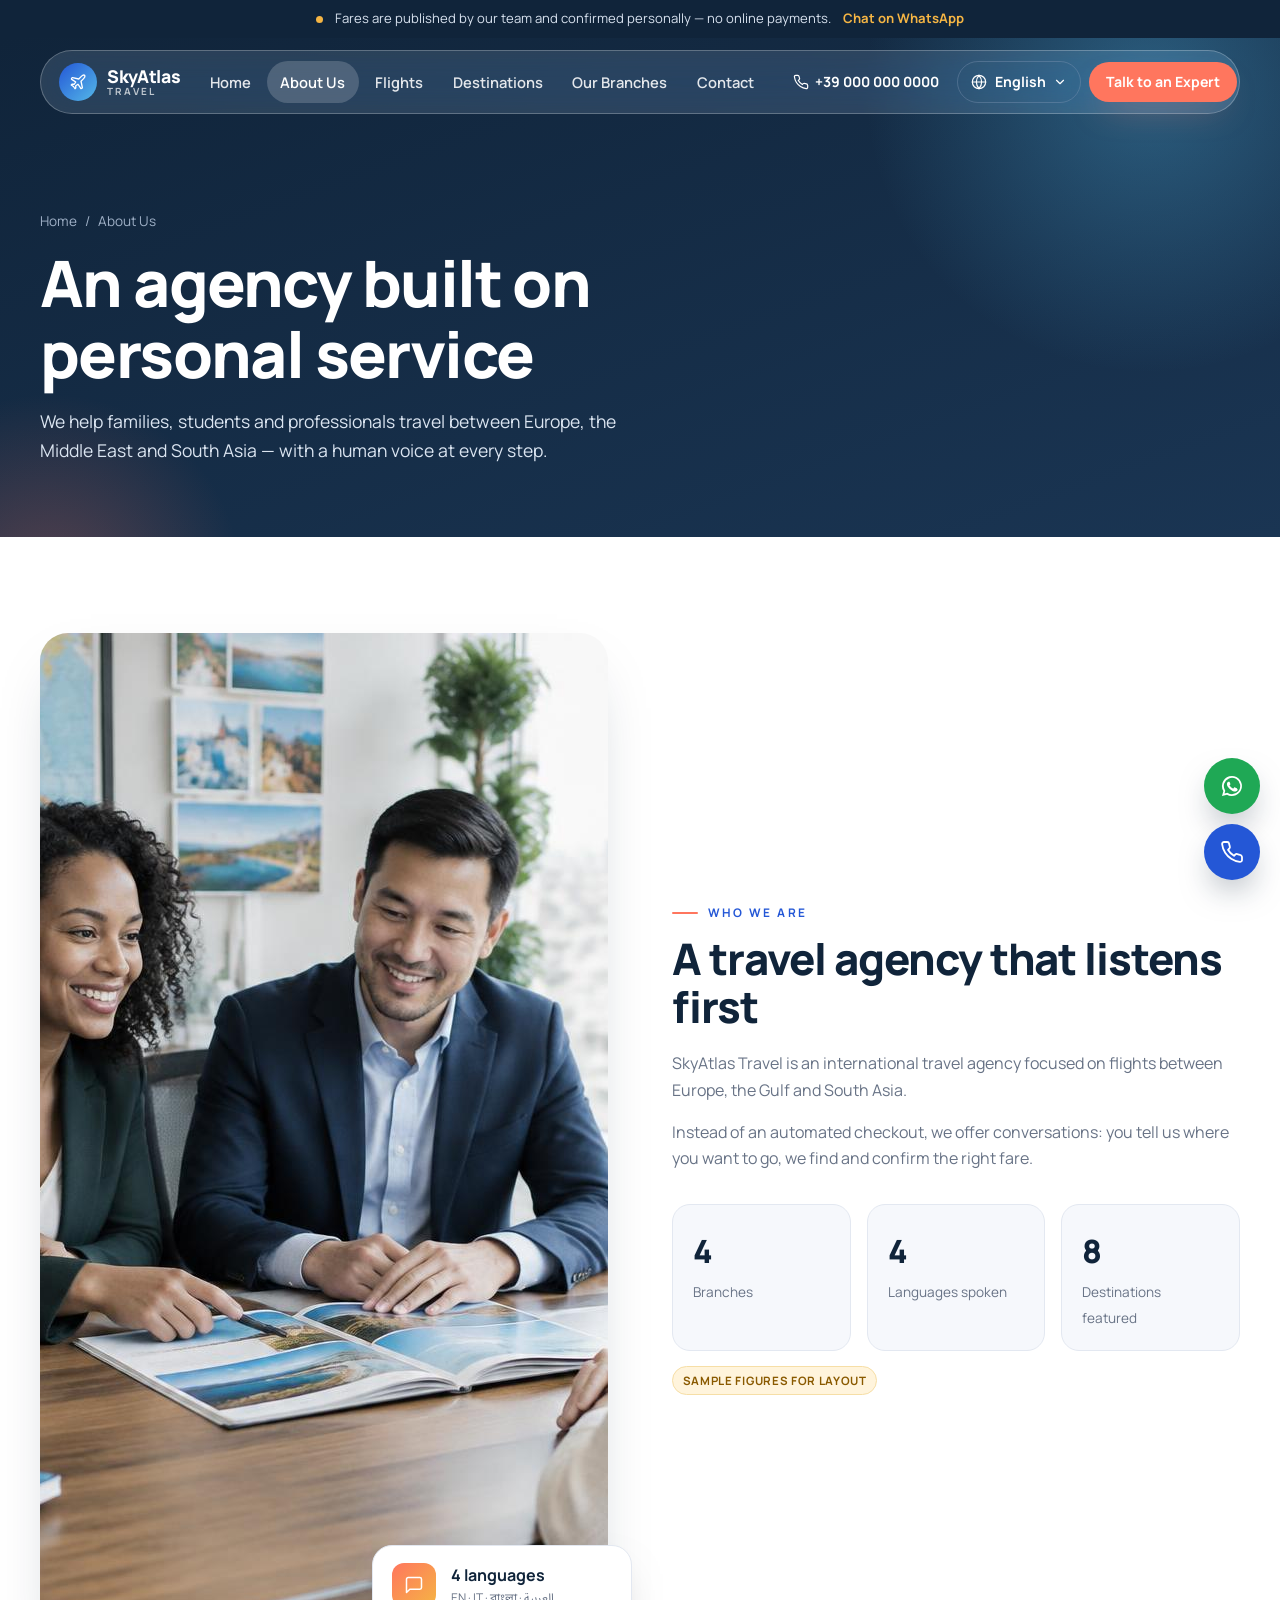
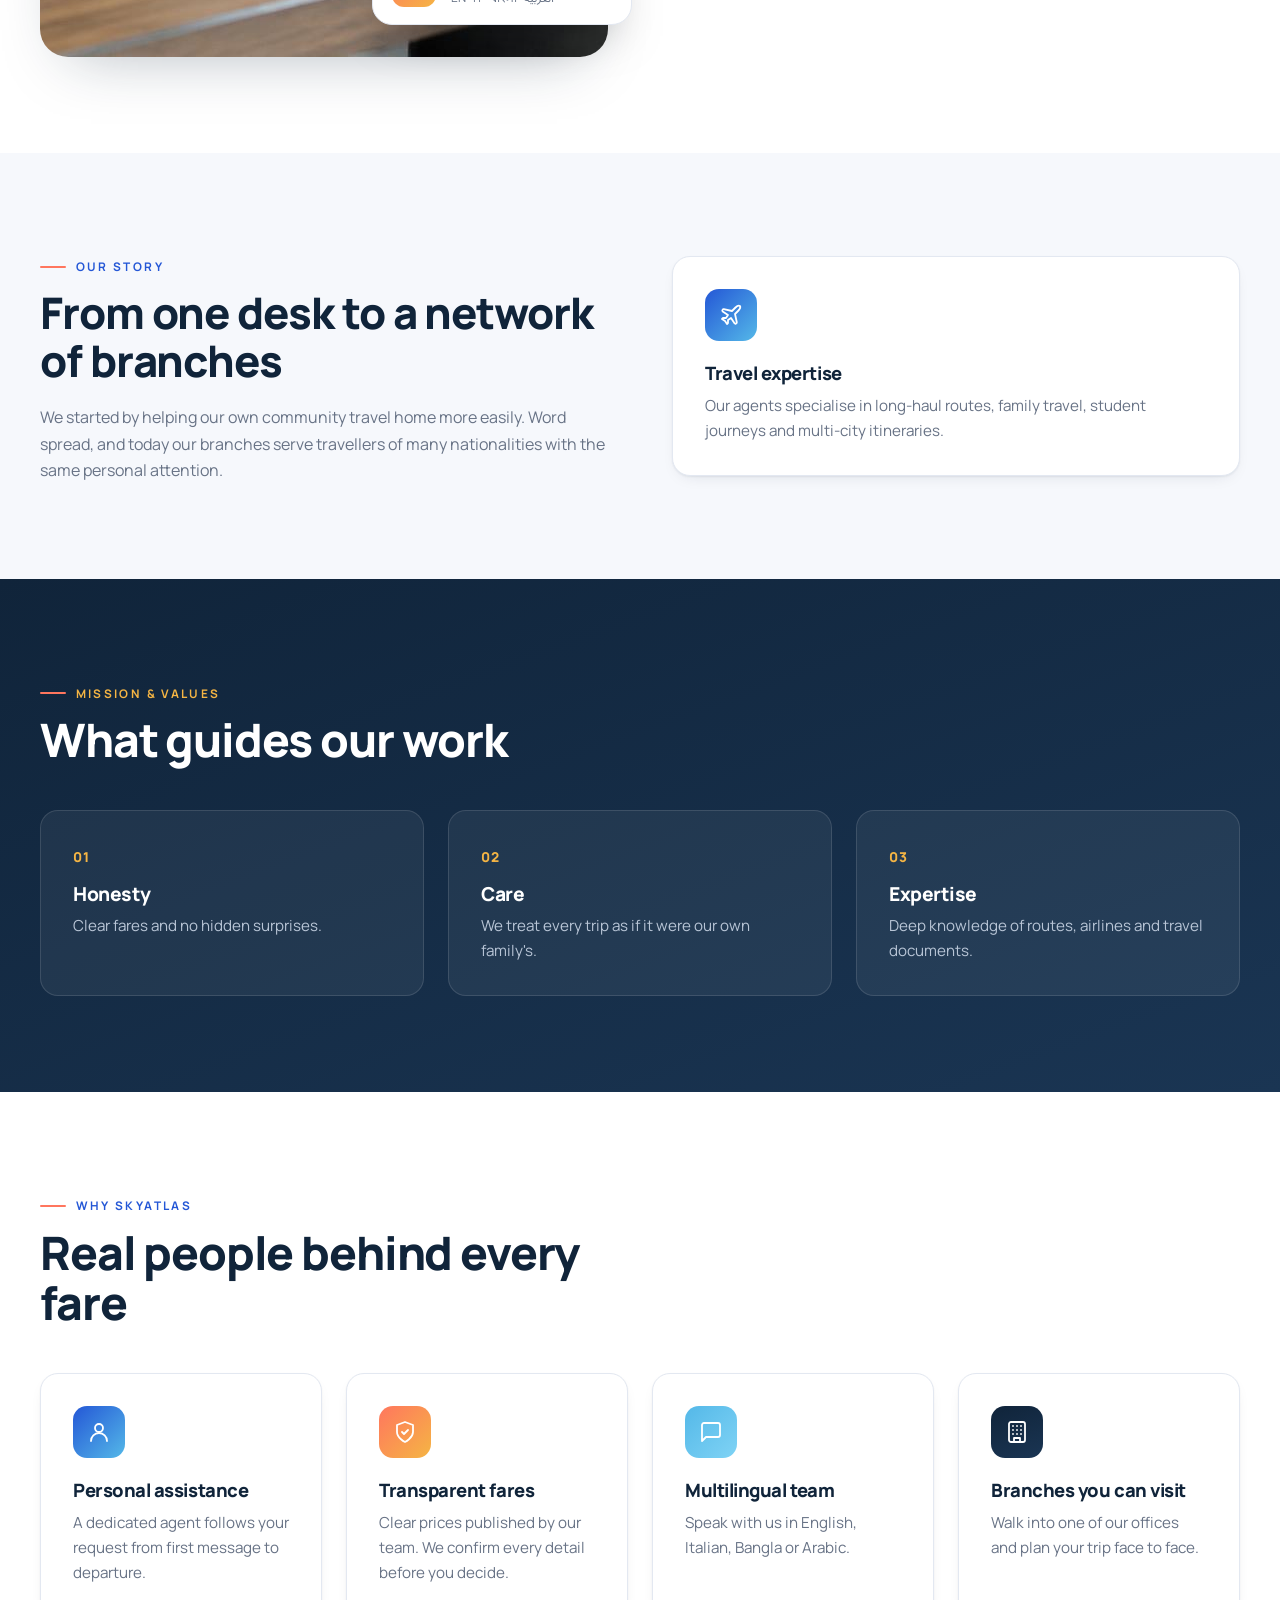
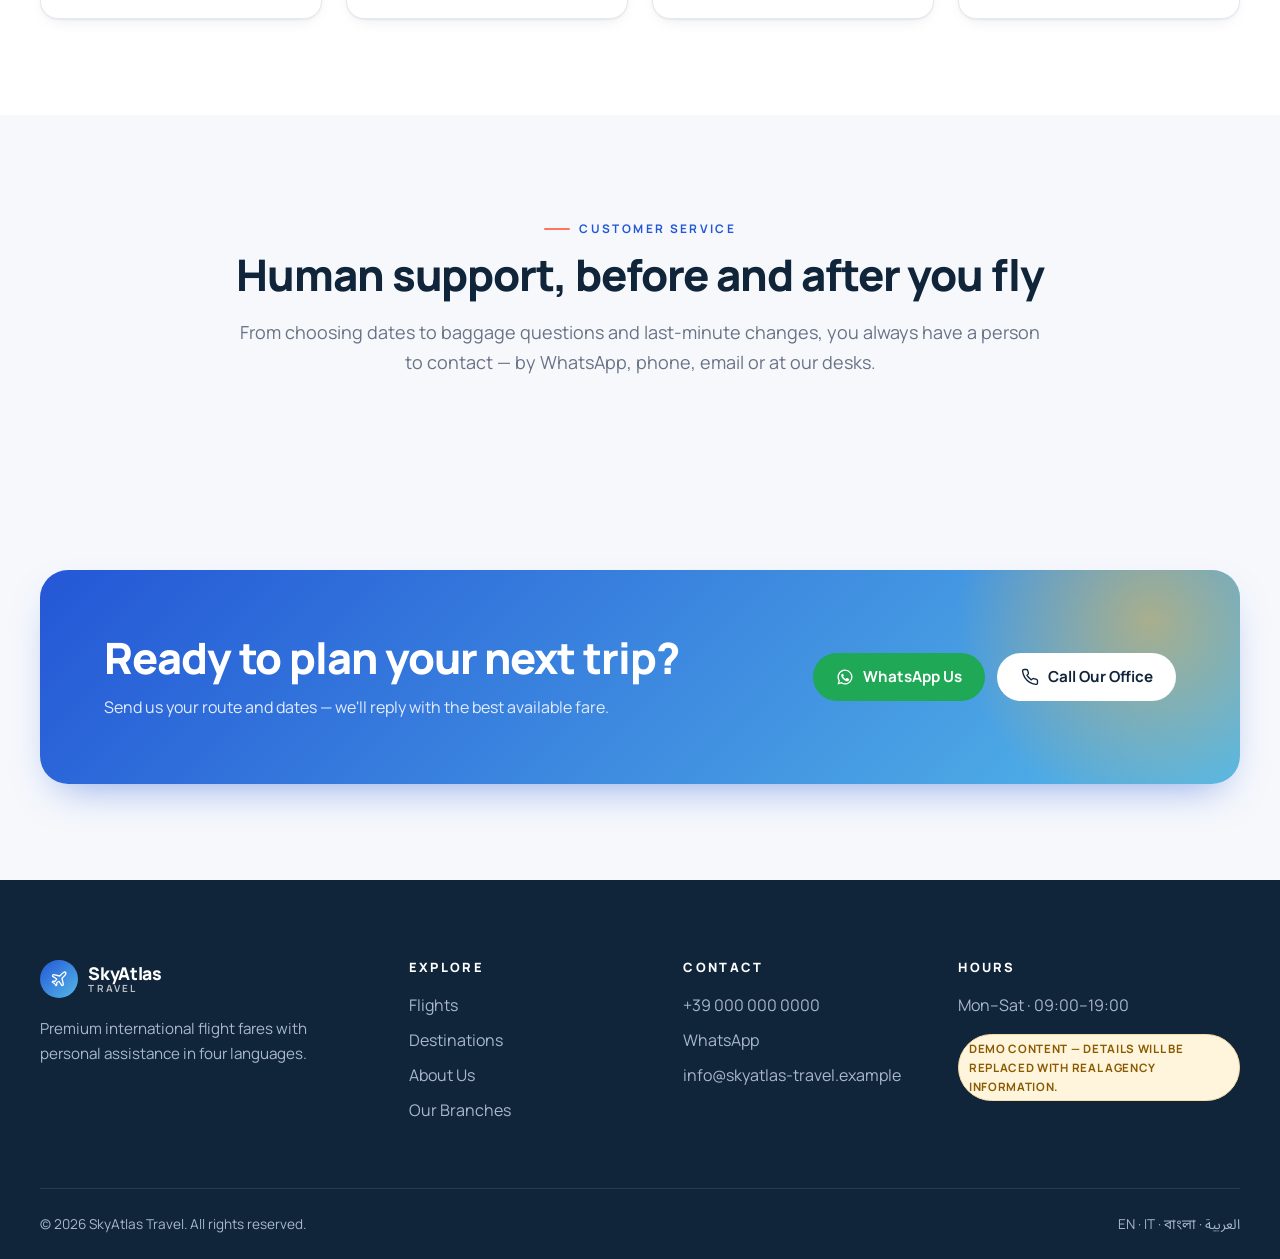
<file: about.html>
<!DOCTYPE html>

<html lang="en" dir="ltr" data-default-lang="en">
<head>
  <meta charset="utf-8">
  <meta name="viewport" content="width=device-width, initial-scale=1">
  <title>About us — SkyAtlas Travel</title>
  <meta name="description" content="An international travel agency built on personal service, helping travellers between Europe, the Middle East and South Asia.">
  <meta property="og:title" content="About us — SkyAtlas Travel">
  <meta property="og:description" content="An international travel agency built on personal service, helping travellers between Europe, the Middle East and South Asia.">
  <meta property="og:type" content="website">
  <meta name="twitter:card" content="summary_large_image">
  <meta name="theme-color" content="#10243A">

  <link rel="preconnect" href="https://fonts.googleapis.com">
  <link rel="preconnect" href="https://fonts.gstatic.com" crossorigin>
  <link rel="stylesheet" href="https://fonts.googleapis.com/css2?family=Manrope:wght@400;500;600;700;800&family=Noto+Sans+Bengali:wght@400;600;700&family=Noto+Sans+Arabic:wght@400;600;700&display=swap">

  <link rel="stylesheet" href="public/assets/css/app.css">
  <link rel="stylesheet" href="public/assets/css/components.css">
  <link rel="stylesheet" href="public/assets/css/animations.css">
  <link rel="stylesheet" href="public/assets/css/responsive.css">
</head>
<body data-page="about">
  <a class="skip-link" href="#main" data-i18n="skip">Skip to content</a>

  
<svg width="0" height="0" style="position:absolute" aria-hidden="true" focusable="false">
  <defs>
    <symbol id="i-plane" viewBox="0 0 24 24" fill="none" stroke="currentColor" stroke-width="1.8" stroke-linecap="round" stroke-linejoin="round"><path d="M17.8 19.2 16 11l3.5-3.5C21 6 21.5 4 21 3c-1-.5-3 0-4.5 1.5L13 8 4.8 6.2c-.5-.1-.9.1-1.1.5l-.3.5c-.2.5-.1 1 .3 1.3L9 12l-2 3H4l-1 1 3 2 2 3 1-1v-3l3-2 3.5 5.3c.3.4.8.5 1.3.3l.5-.2c.4-.3.6-.7.5-1.2z"/></symbol>
    <symbol id="i-arrow" viewBox="0 0 24 24" fill="none" stroke="currentColor" stroke-width="2" stroke-linecap="round" stroke-linejoin="round"><path d="M5 12h14M13 5l7 7-7 7"/></symbol>
    <symbol id="i-phone" viewBox="0 0 24 24" fill="none" stroke="currentColor" stroke-width="1.8" stroke-linecap="round" stroke-linejoin="round"><path d="M22 16.9v3a2 2 0 0 1-2.2 2 19.8 19.8 0 0 1-8.6-3.1 19.5 19.5 0 0 1-6-6A19.8 19.8 0 0 1 2.1 4.2 2 2 0 0 1 4.1 2h3a2 2 0 0 1 2 1.7c.1.9.4 1.8.7 2.7a2 2 0 0 1-.5 2.1L8 9.8a16 16 0 0 0 6 6l1.3-1.3a2 2 0 0 1 2.1-.4c.9.3 1.8.6 2.7.7a2 2 0 0 1 1.7 2z"/></symbol>
    <symbol id="i-mail" viewBox="0 0 24 24" fill="none" stroke="currentColor" stroke-width="1.8" stroke-linecap="round" stroke-linejoin="round"><rect x="2" y="4" width="20" height="16" rx="2"/><path d="m22 7-10 6L2 7"/></symbol>
    <symbol id="i-whatsapp" viewBox="0 0 24 24" fill="currentColor"><path d="M12 2a10 10 0 0 0-8.6 15.1L2 22l5-1.3A10 10 0 1 0 12 2zm0 18.2a8.2 8.2 0 0 1-4.2-1.2l-.3-.2-3 .8.8-2.9-.2-.3A8.2 8.2 0 1 1 12 20.2zm4.5-6.1c-.2-.1-1.5-.7-1.7-.8-.2-.1-.4-.1-.6.1l-.8 1c-.1.2-.3.2-.5.1a6.7 6.7 0 0 1-3.3-2.9c-.3-.4.3-.4.8-1.3.1-.2 0-.3 0-.4l-.8-1.8c-.2-.5-.4-.4-.6-.4h-.5a1 1 0 0 0-.7.3 3 3 0 0 0-.9 2.2 5.2 5.2 0 0 0 1.1 2.7 11.8 11.8 0 0 0 4.5 4c1.7.7 2.3.8 3.2.6.5-.1 1.5-.6 1.7-1.2.2-.6.2-1.1.2-1.2-.1-.1-.3-.2-.5-.3z"/></symbol>
    <symbol id="i-globe" viewBox="0 0 24 24" fill="none" stroke="currentColor" stroke-width="1.8" stroke-linecap="round"><circle cx="12" cy="12" r="10"/><path d="M2 12h20M12 2a15.3 15.3 0 0 1 4 10 15.3 15.3 0 0 1-4 10 15.3 15.3 0 0 1-4-10 15.3 15.3 0 0 1 4-10z"/></symbol>
    <symbol id="i-chevron" viewBox="0 0 24 24" fill="none" stroke="currentColor" stroke-width="2" stroke-linecap="round" stroke-linejoin="round"><path d="m6 9 6 6 6-6"/></symbol>
    <symbol id="i-menu" viewBox="0 0 24 24" fill="none" stroke="currentColor" stroke-width="2" stroke-linecap="round"><path d="M4 7h16M4 12h16M4 17h10"/></symbol>
    <symbol id="i-close" viewBox="0 0 24 24" fill="none" stroke="currentColor" stroke-width="2" stroke-linecap="round"><path d="M18 6 6 18M6 6l12 12"/></symbol>
    <symbol id="i-pin" viewBox="0 0 24 24" fill="none" stroke="currentColor" stroke-width="1.8" stroke-linecap="round" stroke-linejoin="round"><path d="M20 10c0 6-8 12-8 12s-8-6-8-12a8 8 0 0 1 16 0z"/><circle cx="12" cy="10" r="3"/></symbol>
    <symbol id="i-clock" viewBox="0 0 24 24" fill="none" stroke="currentColor" stroke-width="1.8" stroke-linecap="round"><circle cx="12" cy="12" r="10"/><path d="M12 6v6l4 2"/></symbol>
    <symbol id="i-user" viewBox="0 0 24 24" fill="none" stroke="currentColor" stroke-width="1.8" stroke-linecap="round"><circle cx="12" cy="8" r="4"/><path d="M4 21a8 8 0 0 1 16 0"/></symbol>
    <symbol id="i-shield" viewBox="0 0 24 24" fill="none" stroke="currentColor" stroke-width="1.8" stroke-linecap="round" stroke-linejoin="round"><path d="M12 22s8-4 8-10V5l-8-3-8 3v7c0 6 8 10 8 10z"/><path d="m9 12 2 2 4-4"/></symbol>
    <symbol id="i-chat" viewBox="0 0 24 24" fill="none" stroke="currentColor" stroke-width="1.8" stroke-linecap="round" stroke-linejoin="round"><path d="M21 15a2 2 0 0 1-2 2H7l-4 4V5a2 2 0 0 1 2-2h14a2 2 0 0 1 2 2z"/></symbol>
    <symbol id="i-building" viewBox="0 0 24 24" fill="none" stroke="currentColor" stroke-width="1.8" stroke-linecap="round" stroke-linejoin="round"><rect x="4" y="2" width="16" height="20" rx="2"/><path d="M9 22v-4h6v4M8 6h.01M16 6h.01M12 6h.01M12 10h.01M12 14h.01M16 10h.01M16 14h.01M8 10h.01M8 14h.01"/></symbol>
    <symbol id="i-check" viewBox="0 0 24 24" fill="none" stroke="currentColor" stroke-width="2.4" stroke-linecap="round" stroke-linejoin="round"><path d="M20 6 9 17l-5-5"/></symbol>
  </defs>
</svg>

  <div class="announce" role="region" aria-label="Announcement">
  <div class="container">
    <span class="announce__dot pulse-dot" aria-hidden="true"></span>
    <span data-i18n="announce.text">Fares are published by our team and confirmed personally — no online payments.</span>
    <a href="#" data-contact="whatsapp" data-i18n="announce.link">Chat on WhatsApp</a>
  </div>
</div>

  <header class="site-header">
  <div class="container">
    <nav class="nav" aria-label="Main">
      <a class="brand" href="index.html" aria-label="SkyAtlas Travel — Home">
        <span class="brand__mark"><svg aria-hidden="true"><use href="#i-plane"></use></svg></span>
        <span>SkyAtlas<small>Travel</small></span>
      </a>

      <ul class="nav__links">
        <li><a href="index.html" data-nav="home" data-i18n="nav.home">Home</a></li>
        <li><a href="about.html" data-nav="about" data-i18n="nav.about">About Us</a></li>
        <li><a href="flights.html" data-nav="flights" data-i18n="nav.flights">Flights</a></li>
        <li><a href="destinations.html" data-nav="destinations" data-i18n="nav.destinations">Destinations</a></li>
        <li><a href="branches.html" data-nav="branches" data-i18n="nav.branches">Our Branches</a></li>
        <li><a href="contact.html" data-nav="contact" data-i18n="nav.contact">Contact</a></li>
      </ul>

      <div class="nav__actions">
        <a class="nav__phone ltr" href="#" data-contact="phone"><svg aria-hidden="true"><use href="#i-phone"></use></svg><span data-config="phone">+39 000 000 0000</span></a>
        
<div class="lang" data-lang>
  <button type="button" class="lang__btn" aria-haspopup="true" aria-expanded="false" data-i18n-aria="nav.language" aria-label="Language">
    <svg aria-hidden="true"><use href="#i-globe"></use></svg>
    <span data-lang-current>English</span>
    <svg class="chev" aria-hidden="true"><use href="#i-chevron"></use></svg>
  </button>
  <ul class="lang__menu" role="menu">
    <li role="none"><button type="button" role="menuitemradio" aria-checked="true" data-lang-option="en" lang="en">English <small>EN</small></button></li>
    <li role="none"><button type="button" role="menuitemradio" aria-checked="false" data-lang-option="it" lang="it">Italiano <small>IT</small></button></li>
    <li role="none"><button type="button" role="menuitemradio" aria-checked="false" data-lang-option="bn" lang="bn">বাংলা <small>BN</small></button></li>
    <li role="none"><button type="button" role="menuitemradio" aria-checked="false" data-lang-option="ar" lang="ar">العربية <small>AR</small></button></li>
  </ul>
</div>

        <a class="btn btn--coral btn--sm nav__cta" href="contact.html" data-i18n="nav.cta">Talk to an Expert</a>
        <button type="button" class="nav__toggle" aria-controls="mobile-drawer" aria-expanded="false" data-i18n-aria="nav.menu" aria-label="Open menu">
          <svg aria-hidden="true"><use href="#i-menu"></use></svg>
        </button>
      </div>
    </nav>
  </div>
</header>

<!-- Mobile drawer -->
<div class="drawer" id="mobile-drawer" aria-hidden="true">
  <div class="drawer__backdrop"></div>
  <div class="drawer__panel" role="dialog" aria-modal="true" aria-label="Menu">
    <div class="drawer__top">
      <span class="brand"><span class="brand__mark"><svg aria-hidden="true"><use href="#i-plane"></use></svg></span>SkyAtlas</span>
      <button type="button" class="btn btn--outline btn--sm" data-drawer-close data-i18n-aria="nav.close" aria-label="Close menu"><svg aria-hidden="true"><use href="#i-close"></use></svg></button>
    </div>
    <ul class="drawer__links">
      <li><a href="index.html" data-nav="home" data-i18n="nav.home">Home</a></li>
      <li><a href="about.html" data-nav="about" data-i18n="nav.about">About Us</a></li>
      <li><a href="flights.html" data-nav="flights" data-i18n="nav.flights">Flights</a></li>
      <li><a href="destinations.html" data-nav="destinations" data-i18n="nav.destinations">Destinations</a></li>
      <li><a href="branches.html" data-nav="branches" data-i18n="nav.branches">Our Branches</a></li>
      <li><a href="contact.html" data-nav="contact" data-i18n="nav.contact">Contact</a></li>
    </ul>
    
<div class="lang" data-lang>
  <button type="button" class="lang__btn" aria-haspopup="true" aria-expanded="false" data-i18n-aria="nav.language" aria-label="Language">
    <svg aria-hidden="true"><use href="#i-globe"></use></svg>
    <span data-lang-current>English</span>
    <svg class="chev" aria-hidden="true"><use href="#i-chevron"></use></svg>
  </button>
  <ul class="lang__menu" role="menu">
    <li role="none"><button type="button" role="menuitemradio" aria-checked="true" data-lang-option="en" lang="en">English <small>EN</small></button></li>
    <li role="none"><button type="button" role="menuitemradio" aria-checked="false" data-lang-option="it" lang="it">Italiano <small>IT</small></button></li>
    <li role="none"><button type="button" role="menuitemradio" aria-checked="false" data-lang-option="bn" lang="bn">বাংলা <small>BN</small></button></li>
    <li role="none"><button type="button" role="menuitemradio" aria-checked="false" data-lang-option="ar" lang="ar">العربية <small>AR</small></button></li>
  </ul>
</div>

    <a class="btn btn--primary btn--block" href="contact.html" data-i18n="nav.cta">Talk to an Expert</a>
    <a class="btn btn--whatsapp btn--block" href="#" data-contact="whatsapp"><svg aria-hidden="true"><use href="#i-whatsapp"></use></svg><span data-i18n="modal.whatsapp">WhatsApp Us</span></a>
  </div>
</div>


  <main id="main">
    

<section class="page-hero">
  <div class="container">
    <nav class="breadcrumb" aria-label="Breadcrumb">
      <a href="index.html" data-i18n="crumb.home">Home</a><span aria-hidden="true">/</span><span data-i18n="nav.about"></span>
    </nav>
    <h1 class="reveal" data-i18n="page.about.t"></h1>
    <p class="reveal" style="--delay:.1s" data-i18n="page.about.d"></p>
  </div>
</section>


<!-- Introduction -->
<section class="section section--white">
  <div class="container split">
    <div class="split__media reveal">
      <img src="public/assets/images/services/about-team.jpg" alt="SkyAtlas Travel agents assisting customers" loading="lazy" width="1440" height="1024">
      <div class="split__badge glass-card glass-card--solid float-slow">
        <span class="glass-card__icon tone-coral"><svg aria-hidden="true"><use href="#i-chat"></use></svg></span>
        <span><strong data-i18n="hero.chip2.t">4 languages</strong><small data-i18n="hero.chip2.d"></small></span>
      </div>
    </div>
    <div class="reveal" style="--delay:.1s">
      <span class="eyebrow" data-i18n="about.intro.eyebrow">Who we are</span>
      <h2 data-i18n="about.intro.t">A travel agency that listens first</h2>
      <p style="margin-top:1.2rem" data-i18n="about.intro.d1"></p>
      <p data-i18n="about.intro.d2"></p>
      <!-- Sample statistics — replace with verified figures -->
      <div class="stats">
        <div class="stat"><strong>4</strong><span data-i18n="about.stat1">Branches</span></div>
        <div class="stat"><strong>4</strong><span data-i18n="about.stat2">Languages spoken</span></div>
        <div class="stat"><strong>8</strong><span data-i18n="about.stat3">Destinations featured</span></div>
      </div>
      <p style="margin-top:.9rem"><span class="demo-note" data-i18n="about.statsNote">Sample figures for layout</span></p>
    </div>
  </div>
</section>

<!-- Story -->
<section class="section">
  <div class="container split">
    <div class="reveal">
      <span class="eyebrow" data-i18n="about.story.eyebrow">Our story</span>
      <h2 data-i18n="about.story.t">From one desk to a network of branches</h2>
      <p style="margin-top:1.2rem" data-i18n="about.story.d"></p>
    </div>
    <div class="grid reveal" style="--delay:.1s">
      <article class="feature"><span class="feature__icon tone-royal"><svg aria-hidden="true"><use href="#i-plane"></use></svg></span><h3 data-i18n="about.expertise.t">Travel expertise</h3><p data-i18n="about.expertise.d"></p></article>
    </div>
  </div>
</section>

<!-- Mission & values -->
<section class="section section--night">
  <div class="container">
    <div class="section-head reveal">
      <div>
        <span class="eyebrow" data-i18n="about.values.eyebrow">Mission &amp; values</span>
        <h2 data-i18n="about.values.t">What guides our work</h2>
      </div>
    </div>
    <div class="grid grid--3 values">
      <article class="value reveal"><h3 data-i18n="about.v1.t"></h3><p data-i18n="about.v1.d"></p></article>
      <article class="value reveal" style="--delay:.08s"><h3 data-i18n="about.v2.t"></h3><p data-i18n="about.v2.d"></p></article>
      <article class="value reveal" style="--delay:.16s"><h3 data-i18n="about.v3.t"></h3><p data-i18n="about.v3.d"></p></article>
    </div>
  </div>
</section>

<!-- Why choose us -->
<section class="section section--white">
  <div class="container">
    <div class="section-head reveal">
      <div>
        <span class="eyebrow" data-i18n="why.eyebrow">Why SkyAtlas</span>
        <h2 data-i18n="why.title">Real people behind every fare</h2>
      </div>
    </div>
    <div class="grid grid--4">
      <article class="feature reveal"><span class="feature__icon tone-royal"><svg aria-hidden="true"><use href="#i-user"></use></svg></span><h3 data-i18n="why.1.t"></h3><p data-i18n="why.1.d"></p></article>
      <article class="feature reveal" style="--delay:.08s"><span class="feature__icon tone-coral"><svg aria-hidden="true"><use href="#i-shield"></use></svg></span><h3 data-i18n="why.2.t"></h3><p data-i18n="why.2.d"></p></article>
      <article class="feature reveal" style="--delay:.16s"><span class="feature__icon tone-sky"><svg aria-hidden="true"><use href="#i-chat"></use></svg></span><h3 data-i18n="why.3.t"></h3><p data-i18n="why.3.d"></p></article>
      <article class="feature reveal" style="--delay:.24s"><span class="feature__icon tone-navy"><svg aria-hidden="true"><use href="#i-building"></use></svg></span><h3 data-i18n="why.4.t"></h3><p data-i18n="why.4.d"></p></article>
    </div>
  </div>
</section>

<!-- Customer service -->
<section class="section">
  <div class="container" style="max-width:860px;text-align:center">
    <span class="eyebrow reveal" data-i18n="about.service.eyebrow">Customer service</span>
    <h2 class="reveal" style="font-size:clamp(2rem,3.4vw,2.8rem);margin-top:.8rem" data-i18n="about.service.t"></h2>
    <p class="lead reveal" style="margin-top:1.2rem" data-i18n="about.service.d"></p>
  </div>
</section>

<section class="section">
  <div class="container">
    <div class="cta-band reveal">
      <div>
        <h2 data-i18n="cta.title">Ready to plan your next trip?</h2>
        <p data-i18n="cta.text">Send us your route and dates — we'll reply with the best available fare.</p>
      </div>
      <div class="cta-band__actions">
        <a class="btn btn--whatsapp" href="#" data-contact="whatsapp"><svg aria-hidden="true"><use href="#i-whatsapp"></use></svg><span data-i18n="modal.whatsapp">WhatsApp Us</span></a>
        <a class="btn btn--light" href="#" data-contact="phone"><svg aria-hidden="true"><use href="#i-phone"></use></svg><span data-i18n="modal.call">Call Our Office</span></a>
      </div>
    </div>
  </div>
</section>


  </main>

  <footer class="site-footer">
  <div class="container">
    <div class="footer-grid">
      <div class="footer-brand">
        <a class="brand" href="index.html">
          <span class="brand__mark"><svg aria-hidden="true"><use href="#i-plane"></use></svg></span>
          <span>SkyAtlas<small>Travel</small></span>
        </a>
        <p data-i18n="footer.tagline">Premium international flight fares with personal assistance in four languages.</p>
      </div>
      <div>
        <h3 data-i18n="footer.explore">Explore</h3>
        <ul>
          <li><a href="flights.html" data-i18n="nav.flights">Flights</a></li>
          <li><a href="destinations.html" data-i18n="nav.destinations">Destinations</a></li>
          <li><a href="about.html" data-i18n="nav.about">About Us</a></li>
          <li><a href="branches.html" data-i18n="nav.branches">Our Branches</a></li>
        </ul>
      </div>
      <div>
        <h3 data-i18n="footer.contact">Contact</h3>
        <ul>
          <li><a class="ltr" href="#" data-contact="phone" data-config="phone">+39 000 000 0000</a></li>
          <li><a href="#" data-contact="whatsapp">WhatsApp</a></li>
          <li><a href="#" data-contact="email" data-config="email">info@skyatlas-travel.example</a></li>
        </ul>
      </div>
      <div>
        <h3 data-i18n="footer.hours">Hours</h3>
        <p data-config="hours">Mon–Sat · 09:00–19:00</p>
        <p style="margin-top:1rem"><span class="demo-note" data-i18n="footer.demo">Demo content</span></p>
      </div>
    </div>
    <div class="footer-bottom">
      <span>© <span data-year>2026</span> SkyAtlas Travel. <span data-i18n="footer.rights">All rights reserved.</span></span>
      <span>EN · IT · বাংলা · العربية</span>
    </div>
  </div>
</footer>

  

<!-- Flight enquiry modal -->
<div class="modal" id="flight-modal" aria-hidden="true">
  <div class="modal__backdrop" data-modal-close></div>
  <div class="modal__dialog" role="dialog" aria-modal="true" aria-labelledby="flight-modal-title">
    <div class="modal__head">
      <span class="eyebrow" data-i18n="modal.flight.eyebrow">Flight enquiry</span>
      <h2 id="flight-modal-title" data-f="title">—</h2>
      <p data-i18n="modal.flight.text">Contact us to confirm availability and the final fare. No payment is taken online.</p>
      <button type="button" class="modal__close" data-modal-close data-i18n-aria="modal.close" aria-label="Close"><svg aria-hidden="true"><use href="#i-close"></use></svg></button>
    </div>
    <div class="modal__body">
      <dl class="detail-list">
        <div><dt data-i18n="modal.route">Route</dt><dd data-f="route">—</dd></div>
        <div><dt data-i18n="modal.airline">Airline</dt><dd data-f="airline">—</dd></div>
        <div><dt data-i18n="modal.type">Trip type</dt><dd data-f="type">—</dd></div>
        <div><dt data-i18n="modal.price">Displayed fare</dt><dd class="big" data-f="price">—</dd></div>
      </dl>
      <div class="modal__actions">
        <a class="btn btn--whatsapp btn--block" data-f="whatsapp" href="#" target="_blank" rel="noopener"><svg aria-hidden="true"><use href="#i-whatsapp"></use></svg><span data-i18n="modal.whatsapp">WhatsApp Us</span></a>
        <a class="btn btn--primary btn--block" data-f="call" href="#"><svg aria-hidden="true"><use href="#i-phone"></use></svg><span data-i18n="modal.call">Call Our Office</span></a>
        <a class="btn btn--outline btn--block" data-f="mail" href="#"><svg aria-hidden="true"><use href="#i-mail"></use></svg><span data-i18n="modal.mail">Send an Email</span></a>
      </div>
      <p class="modal__note" data-i18n="modal.note">Fares shown are indicative and confirmed personally by our team.</p>
    </div>
  </div>
</div>

<!-- Branch contact modal -->
<div class="modal" id="branch-modal" aria-hidden="true">
  <div class="modal__backdrop" data-modal-close></div>
  <div class="modal__dialog" role="dialog" aria-modal="true" aria-labelledby="branch-modal-title">
    <div class="modal__head">
      <span class="eyebrow" data-i18n="modal.branch.eyebrow">Branch contact</span>
      <h2 id="branch-modal-title" data-b="title">—</h2>
      <p data-b="city">—</p>
      <button type="button" class="modal__close" data-modal-close data-i18n-aria="modal.close" aria-label="Close"><svg aria-hidden="true"><use href="#i-close"></use></svg></button>
    </div>
    <div class="modal__body">
      <dl class="detail-list">
        <div><dt data-i18n="modal.address">Address</dt><dd data-b="address">—</dd></div>
        <div><dt data-i18n="modal.phone">Phone</dt><dd class="ltr" data-b="phone">—</dd></div>
        <div><dt data-i18n="modal.email">Email</dt><dd data-b="email">—</dd></div>
        <div><dt data-i18n="modal.hours">Opening hours</dt><dd data-b="hours">—</dd></div>
      </dl>
      <div class="modal__actions">
        <a class="btn btn--whatsapp btn--block" data-b="whatsapp" href="#" target="_blank" rel="noopener"><svg aria-hidden="true"><use href="#i-whatsapp"></use></svg><span data-i18n="modal.whatsapp">WhatsApp Us</span></a>
        <a class="btn btn--primary btn--block" data-b="call" href="#"><svg aria-hidden="true"><use href="#i-phone"></use></svg><span data-i18n="modal.call">Call Our Office</span></a>
        <a class="btn btn--outline btn--block" data-b="mail" href="#"><svg aria-hidden="true"><use href="#i-mail"></use></svg><span data-i18n="modal.mail">Send an Email</span></a>
      </div>
      <p class="modal__note" data-i18n="modal.branch.text">Reach this branch directly by WhatsApp, phone or email.</p>
    </div>
  </div>
</div>

  
<template id="tpl-flight-card">
  <button type="button" class="flight-card">
    <span class="flight-card__head">
      <span class="airline"><span class="airline__logo" data-slot="logo"></span><span data-slot="airline"></span></span>
      <span class="tag" data-slot="label"></span>
    </span>
    <span class="route">
      <span class="route__point"><strong data-slot="fromCode"></strong><span data-slot="fromCity"></span></span>
      <span class="route__line" aria-hidden="true"><svg><use href="#i-plane"></use></svg></span>
      <span class="route__point route__point--end"><strong data-slot="toCode"></strong><span data-slot="toCity"></span></span>
    </span>
    <span class="flight-card__meta">
      <span data-slot="type"></span>
      <span data-slot="note"></span>
    </span>
    <span class="flight-card__foot">
      <span class="price">
        <small data-slot="fromLabel"></small>
        <strong data-slot="price"></strong>
        <em data-slot="pp"></em>
      </span>
      <span class="btn btn--primary btn--sm" data-slot="cta"></span>
    </span>
  </button>
</template>

  
<template id="tpl-destination-card">
  <button type="button" class="dest-card reveal">
    <img data-slot="img" src="" alt="" loading="lazy" width="1024" height="1280">
    <span class="dest-card__body">
      <span class="dest-card__country" data-slot="country"></span>
      <h3 data-slot="name"></h3>
      <p data-slot="desc"></p>
      <span class="dest-card__cta" data-slot="cta"></span>
    </span>
  </button>
</template>

  
<template id="tpl-branch-card">
  <button type="button" class="branch-card">
    <span class="branch-card__map" aria-hidden="true">
      <span class="branch-card__pin" data-slot="pin"><svg><use href="#i-pin"></use></svg></span>
      <span class="branch-card__maplabel" data-slot="maplabel"></span>
    </span>
    <span class="branch-card__body">
      <span>
        <span class="eyebrow" data-slot="city"></span>
        <h3 data-slot="name"></h3>
      </span>
      <ul class="branch-list">
        <li><svg aria-hidden="true"><use href="#i-pin"></use></svg><span data-slot="address"></span></li>
        <li><svg aria-hidden="true"><use href="#i-phone"></use></svg><span class="ltr" data-slot="phone"></span></li>
        <li><svg aria-hidden="true"><use href="#i-mail"></use></svg><span data-slot="email"></span></li>
        <li><svg aria-hidden="true"><use href="#i-clock"></use></svg><span data-slot="hours"></span></li>
      </ul>
      <span class="btn btn--outline btn--block" data-slot="cta"></span>
    </span>
  </button>
</template>


  <!-- Floating contact shortcuts -->
  <div class="fab">
    <a class="fab__wa" data-contact="whatsapp" href="#" aria-label="WhatsApp"><svg aria-hidden="true"><use href="#i-whatsapp"></use></svg></a>
    <a class="fab__call" data-contact="phone" href="#" data-i18n-aria="modal.call" aria-label="Call Our Office"><svg aria-hidden="true"><use href="#i-phone"></use></svg></a>
  </div>

  
  <script src="public/assets/js/data.js"></script>
  <script src="public/assets/js/translations.js"></script>
  <script src="public/assets/js/language.js"></script>
  <script src="public/assets/js/animations.js"></script>
  <script src="public/assets/js/navigation.js"></script>
  <script src="public/assets/js/flight-modal.js"></script>
  <script src="public/assets/js/branch-modal.js"></script>
  <script src="public/assets/js/app.js"></script>
</body>
</html>
</file>
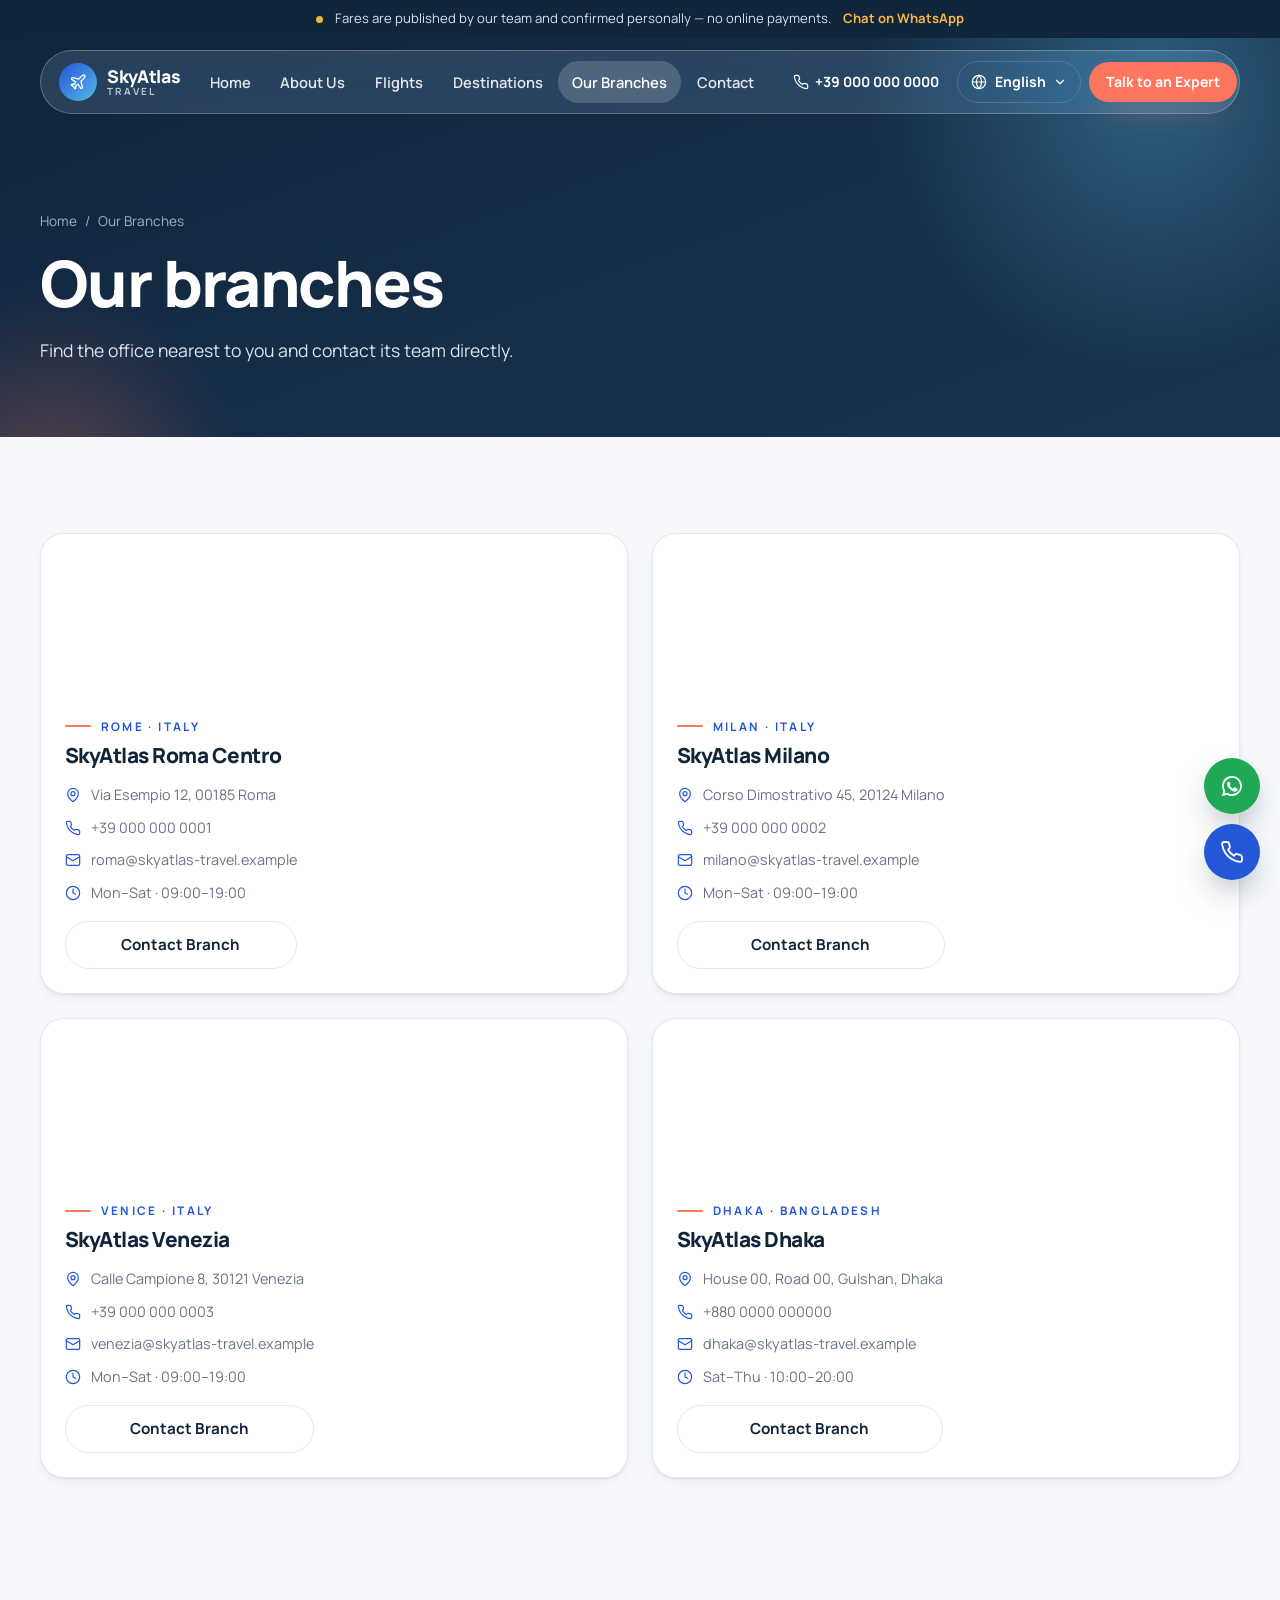
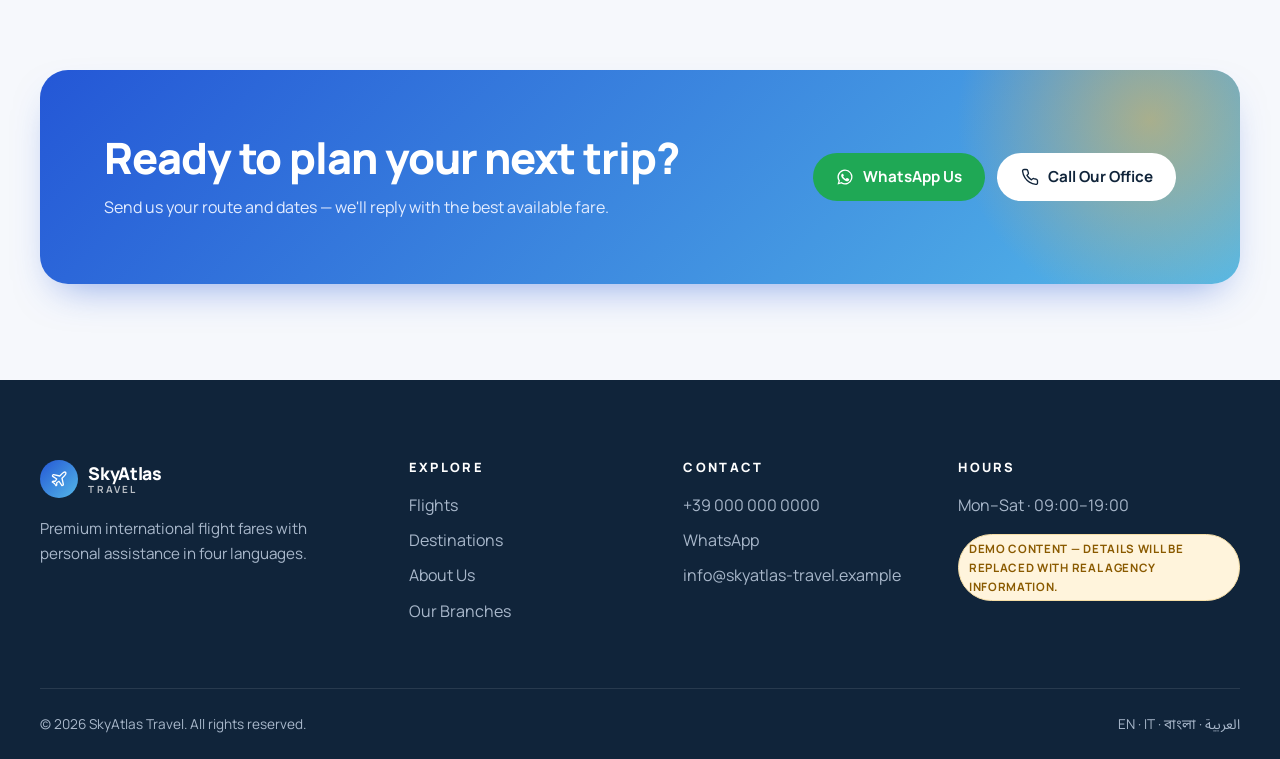
<file: branches.html>
<!DOCTYPE html>

<html lang="en" dir="ltr" data-default-lang="en">
<head>
  <meta charset="utf-8">
  <meta name="viewport" content="width=device-width, initial-scale=1">
  <title>Our branches — SkyAtlas Travel</title>
  <meta name="description" content="Find a SkyAtlas Travel branch near you and contact its team directly by WhatsApp, phone or email.">
  <meta property="og:title" content="Our branches — SkyAtlas Travel">
  <meta property="og:description" content="Find a SkyAtlas Travel branch near you and contact its team directly by WhatsApp, phone or email.">
  <meta property="og:type" content="website">
  <meta name="twitter:card" content="summary_large_image">
  <meta name="theme-color" content="#10243A">

  <link rel="preconnect" href="https://fonts.googleapis.com">
  <link rel="preconnect" href="https://fonts.gstatic.com" crossorigin>
  <link rel="stylesheet" href="https://fonts.googleapis.com/css2?family=Manrope:wght@400;500;600;700;800&family=Noto+Sans+Bengali:wght@400;600;700&family=Noto+Sans+Arabic:wght@400;600;700&display=swap">

  <link rel="stylesheet" href="public/assets/css/app.css">
  <link rel="stylesheet" href="public/assets/css/components.css">
  <link rel="stylesheet" href="public/assets/css/animations.css">
  <link rel="stylesheet" href="public/assets/css/responsive.css">
</head>
<body data-page="branches">
  <a class="skip-link" href="#main" data-i18n="skip">Skip to content</a>

  
<svg width="0" height="0" style="position:absolute" aria-hidden="true" focusable="false">
  <defs>
    <symbol id="i-plane" viewBox="0 0 24 24" fill="none" stroke="currentColor" stroke-width="1.8" stroke-linecap="round" stroke-linejoin="round"><path d="M17.8 19.2 16 11l3.5-3.5C21 6 21.5 4 21 3c-1-.5-3 0-4.5 1.5L13 8 4.8 6.2c-.5-.1-.9.1-1.1.5l-.3.5c-.2.5-.1 1 .3 1.3L9 12l-2 3H4l-1 1 3 2 2 3 1-1v-3l3-2 3.5 5.3c.3.4.8.5 1.3.3l.5-.2c.4-.3.6-.7.5-1.2z"/></symbol>
    <symbol id="i-arrow" viewBox="0 0 24 24" fill="none" stroke="currentColor" stroke-width="2" stroke-linecap="round" stroke-linejoin="round"><path d="M5 12h14M13 5l7 7-7 7"/></symbol>
    <symbol id="i-phone" viewBox="0 0 24 24" fill="none" stroke="currentColor" stroke-width="1.8" stroke-linecap="round" stroke-linejoin="round"><path d="M22 16.9v3a2 2 0 0 1-2.2 2 19.8 19.8 0 0 1-8.6-3.1 19.5 19.5 0 0 1-6-6A19.8 19.8 0 0 1 2.1 4.2 2 2 0 0 1 4.1 2h3a2 2 0 0 1 2 1.7c.1.9.4 1.8.7 2.7a2 2 0 0 1-.5 2.1L8 9.8a16 16 0 0 0 6 6l1.3-1.3a2 2 0 0 1 2.1-.4c.9.3 1.8.6 2.7.7a2 2 0 0 1 1.7 2z"/></symbol>
    <symbol id="i-mail" viewBox="0 0 24 24" fill="none" stroke="currentColor" stroke-width="1.8" stroke-linecap="round" stroke-linejoin="round"><rect x="2" y="4" width="20" height="16" rx="2"/><path d="m22 7-10 6L2 7"/></symbol>
    <symbol id="i-whatsapp" viewBox="0 0 24 24" fill="currentColor"><path d="M12 2a10 10 0 0 0-8.6 15.1L2 22l5-1.3A10 10 0 1 0 12 2zm0 18.2a8.2 8.2 0 0 1-4.2-1.2l-.3-.2-3 .8.8-2.9-.2-.3A8.2 8.2 0 1 1 12 20.2zm4.5-6.1c-.2-.1-1.5-.7-1.7-.8-.2-.1-.4-.1-.6.1l-.8 1c-.1.2-.3.2-.5.1a6.7 6.7 0 0 1-3.3-2.9c-.3-.4.3-.4.8-1.3.1-.2 0-.3 0-.4l-.8-1.8c-.2-.5-.4-.4-.6-.4h-.5a1 1 0 0 0-.7.3 3 3 0 0 0-.9 2.2 5.2 5.2 0 0 0 1.1 2.7 11.8 11.8 0 0 0 4.5 4c1.7.7 2.3.8 3.2.6.5-.1 1.5-.6 1.7-1.2.2-.6.2-1.1.2-1.2-.1-.1-.3-.2-.5-.3z"/></symbol>
    <symbol id="i-globe" viewBox="0 0 24 24" fill="none" stroke="currentColor" stroke-width="1.8" stroke-linecap="round"><circle cx="12" cy="12" r="10"/><path d="M2 12h20M12 2a15.3 15.3 0 0 1 4 10 15.3 15.3 0 0 1-4 10 15.3 15.3 0 0 1-4-10 15.3 15.3 0 0 1 4-10z"/></symbol>
    <symbol id="i-chevron" viewBox="0 0 24 24" fill="none" stroke="currentColor" stroke-width="2" stroke-linecap="round" stroke-linejoin="round"><path d="m6 9 6 6 6-6"/></symbol>
    <symbol id="i-menu" viewBox="0 0 24 24" fill="none" stroke="currentColor" stroke-width="2" stroke-linecap="round"><path d="M4 7h16M4 12h16M4 17h10"/></symbol>
    <symbol id="i-close" viewBox="0 0 24 24" fill="none" stroke="currentColor" stroke-width="2" stroke-linecap="round"><path d="M18 6 6 18M6 6l12 12"/></symbol>
    <symbol id="i-pin" viewBox="0 0 24 24" fill="none" stroke="currentColor" stroke-width="1.8" stroke-linecap="round" stroke-linejoin="round"><path d="M20 10c0 6-8 12-8 12s-8-6-8-12a8 8 0 0 1 16 0z"/><circle cx="12" cy="10" r="3"/></symbol>
    <symbol id="i-clock" viewBox="0 0 24 24" fill="none" stroke="currentColor" stroke-width="1.8" stroke-linecap="round"><circle cx="12" cy="12" r="10"/><path d="M12 6v6l4 2"/></symbol>
    <symbol id="i-user" viewBox="0 0 24 24" fill="none" stroke="currentColor" stroke-width="1.8" stroke-linecap="round"><circle cx="12" cy="8" r="4"/><path d="M4 21a8 8 0 0 1 16 0"/></symbol>
    <symbol id="i-shield" viewBox="0 0 24 24" fill="none" stroke="currentColor" stroke-width="1.8" stroke-linecap="round" stroke-linejoin="round"><path d="M12 22s8-4 8-10V5l-8-3-8 3v7c0 6 8 10 8 10z"/><path d="m9 12 2 2 4-4"/></symbol>
    <symbol id="i-chat" viewBox="0 0 24 24" fill="none" stroke="currentColor" stroke-width="1.8" stroke-linecap="round" stroke-linejoin="round"><path d="M21 15a2 2 0 0 1-2 2H7l-4 4V5a2 2 0 0 1 2-2h14a2 2 0 0 1 2 2z"/></symbol>
    <symbol id="i-building" viewBox="0 0 24 24" fill="none" stroke="currentColor" stroke-width="1.8" stroke-linecap="round" stroke-linejoin="round"><rect x="4" y="2" width="16" height="20" rx="2"/><path d="M9 22v-4h6v4M8 6h.01M16 6h.01M12 6h.01M12 10h.01M12 14h.01M16 10h.01M16 14h.01M8 10h.01M8 14h.01"/></symbol>
    <symbol id="i-check" viewBox="0 0 24 24" fill="none" stroke="currentColor" stroke-width="2.4" stroke-linecap="round" stroke-linejoin="round"><path d="M20 6 9 17l-5-5"/></symbol>
  </defs>
</svg>

  <div class="announce" role="region" aria-label="Announcement">
  <div class="container">
    <span class="announce__dot pulse-dot" aria-hidden="true"></span>
    <span data-i18n="announce.text">Fares are published by our team and confirmed personally — no online payments.</span>
    <a href="#" data-contact="whatsapp" data-i18n="announce.link">Chat on WhatsApp</a>
  </div>
</div>

  <header class="site-header">
  <div class="container">
    <nav class="nav" aria-label="Main">
      <a class="brand" href="index.html" aria-label="SkyAtlas Travel — Home">
        <span class="brand__mark"><svg aria-hidden="true"><use href="#i-plane"></use></svg></span>
        <span>SkyAtlas<small>Travel</small></span>
      </a>

      <ul class="nav__links">
        <li><a href="index.html" data-nav="home" data-i18n="nav.home">Home</a></li>
        <li><a href="about.html" data-nav="about" data-i18n="nav.about">About Us</a></li>
        <li><a href="flights.html" data-nav="flights" data-i18n="nav.flights">Flights</a></li>
        <li><a href="destinations.html" data-nav="destinations" data-i18n="nav.destinations">Destinations</a></li>
        <li><a href="branches.html" data-nav="branches" data-i18n="nav.branches">Our Branches</a></li>
        <li><a href="contact.html" data-nav="contact" data-i18n="nav.contact">Contact</a></li>
      </ul>

      <div class="nav__actions">
        <a class="nav__phone ltr" href="#" data-contact="phone"><svg aria-hidden="true"><use href="#i-phone"></use></svg><span data-config="phone">+39 000 000 0000</span></a>
        
<div class="lang" data-lang>
  <button type="button" class="lang__btn" aria-haspopup="true" aria-expanded="false" data-i18n-aria="nav.language" aria-label="Language">
    <svg aria-hidden="true"><use href="#i-globe"></use></svg>
    <span data-lang-current>English</span>
    <svg class="chev" aria-hidden="true"><use href="#i-chevron"></use></svg>
  </button>
  <ul class="lang__menu" role="menu">
    <li role="none"><button type="button" role="menuitemradio" aria-checked="true" data-lang-option="en" lang="en">English <small>EN</small></button></li>
    <li role="none"><button type="button" role="menuitemradio" aria-checked="false" data-lang-option="it" lang="it">Italiano <small>IT</small></button></li>
    <li role="none"><button type="button" role="menuitemradio" aria-checked="false" data-lang-option="bn" lang="bn">বাংলা <small>BN</small></button></li>
    <li role="none"><button type="button" role="menuitemradio" aria-checked="false" data-lang-option="ar" lang="ar">العربية <small>AR</small></button></li>
  </ul>
</div>

        <a class="btn btn--coral btn--sm nav__cta" href="contact.html" data-i18n="nav.cta">Talk to an Expert</a>
        <button type="button" class="nav__toggle" aria-controls="mobile-drawer" aria-expanded="false" data-i18n-aria="nav.menu" aria-label="Open menu">
          <svg aria-hidden="true"><use href="#i-menu"></use></svg>
        </button>
      </div>
    </nav>
  </div>
</header>

<!-- Mobile drawer -->
<div class="drawer" id="mobile-drawer" aria-hidden="true">
  <div class="drawer__backdrop"></div>
  <div class="drawer__panel" role="dialog" aria-modal="true" aria-label="Menu">
    <div class="drawer__top">
      <span class="brand"><span class="brand__mark"><svg aria-hidden="true"><use href="#i-plane"></use></svg></span>SkyAtlas</span>
      <button type="button" class="btn btn--outline btn--sm" data-drawer-close data-i18n-aria="nav.close" aria-label="Close menu"><svg aria-hidden="true"><use href="#i-close"></use></svg></button>
    </div>
    <ul class="drawer__links">
      <li><a href="index.html" data-nav="home" data-i18n="nav.home">Home</a></li>
      <li><a href="about.html" data-nav="about" data-i18n="nav.about">About Us</a></li>
      <li><a href="flights.html" data-nav="flights" data-i18n="nav.flights">Flights</a></li>
      <li><a href="destinations.html" data-nav="destinations" data-i18n="nav.destinations">Destinations</a></li>
      <li><a href="branches.html" data-nav="branches" data-i18n="nav.branches">Our Branches</a></li>
      <li><a href="contact.html" data-nav="contact" data-i18n="nav.contact">Contact</a></li>
    </ul>
    
<div class="lang" data-lang>
  <button type="button" class="lang__btn" aria-haspopup="true" aria-expanded="false" data-i18n-aria="nav.language" aria-label="Language">
    <svg aria-hidden="true"><use href="#i-globe"></use></svg>
    <span data-lang-current>English</span>
    <svg class="chev" aria-hidden="true"><use href="#i-chevron"></use></svg>
  </button>
  <ul class="lang__menu" role="menu">
    <li role="none"><button type="button" role="menuitemradio" aria-checked="true" data-lang-option="en" lang="en">English <small>EN</small></button></li>
    <li role="none"><button type="button" role="menuitemradio" aria-checked="false" data-lang-option="it" lang="it">Italiano <small>IT</small></button></li>
    <li role="none"><button type="button" role="menuitemradio" aria-checked="false" data-lang-option="bn" lang="bn">বাংলা <small>BN</small></button></li>
    <li role="none"><button type="button" role="menuitemradio" aria-checked="false" data-lang-option="ar" lang="ar">العربية <small>AR</small></button></li>
  </ul>
</div>

    <a class="btn btn--primary btn--block" href="contact.html" data-i18n="nav.cta">Talk to an Expert</a>
    <a class="btn btn--whatsapp btn--block" href="#" data-contact="whatsapp"><svg aria-hidden="true"><use href="#i-whatsapp"></use></svg><span data-i18n="modal.whatsapp">WhatsApp Us</span></a>
  </div>
</div>


  <main id="main">
    

<section class="page-hero">
  <div class="container">
    <nav class="breadcrumb" aria-label="Breadcrumb">
      <a href="index.html" data-i18n="crumb.home">Home</a><span aria-hidden="true">/</span><span data-i18n="nav.branches"></span>
    </nav>
    <h1 class="reveal" data-i18n="page.branches.t"></h1>
    <p class="reveal" style="--delay:.1s" data-i18n="page.branches.d"></p>
  </div>
</section>


<section class="section">
  <div class="container">
    <!-- Future Laravel dynamic branch cards -->
    <div class="grid grid--2" data-branches></div>
  </div>
</section>

<section class="section">
  <div class="container">
    <div class="cta-band reveal">
      <div>
        <h2 data-i18n="cta.title">Ready to plan your next trip?</h2>
        <p data-i18n="cta.text">Send us your route and dates — we'll reply with the best available fare.</p>
      </div>
      <div class="cta-band__actions">
        <a class="btn btn--whatsapp" href="#" data-contact="whatsapp"><svg aria-hidden="true"><use href="#i-whatsapp"></use></svg><span data-i18n="modal.whatsapp">WhatsApp Us</span></a>
        <a class="btn btn--light" href="#" data-contact="phone"><svg aria-hidden="true"><use href="#i-phone"></use></svg><span data-i18n="modal.call">Call Our Office</span></a>
      </div>
    </div>
  </div>
</section>


  </main>

  <footer class="site-footer">
  <div class="container">
    <div class="footer-grid">
      <div class="footer-brand">
        <a class="brand" href="index.html">
          <span class="brand__mark"><svg aria-hidden="true"><use href="#i-plane"></use></svg></span>
          <span>SkyAtlas<small>Travel</small></span>
        </a>
        <p data-i18n="footer.tagline">Premium international flight fares with personal assistance in four languages.</p>
      </div>
      <div>
        <h3 data-i18n="footer.explore">Explore</h3>
        <ul>
          <li><a href="flights.html" data-i18n="nav.flights">Flights</a></li>
          <li><a href="destinations.html" data-i18n="nav.destinations">Destinations</a></li>
          <li><a href="about.html" data-i18n="nav.about">About Us</a></li>
          <li><a href="branches.html" data-i18n="nav.branches">Our Branches</a></li>
        </ul>
      </div>
      <div>
        <h3 data-i18n="footer.contact">Contact</h3>
        <ul>
          <li><a class="ltr" href="#" data-contact="phone" data-config="phone">+39 000 000 0000</a></li>
          <li><a href="#" data-contact="whatsapp">WhatsApp</a></li>
          <li><a href="#" data-contact="email" data-config="email">info@skyatlas-travel.example</a></li>
        </ul>
      </div>
      <div>
        <h3 data-i18n="footer.hours">Hours</h3>
        <p data-config="hours">Mon–Sat · 09:00–19:00</p>
        <p style="margin-top:1rem"><span class="demo-note" data-i18n="footer.demo">Demo content</span></p>
      </div>
    </div>
    <div class="footer-bottom">
      <span>© <span data-year>2026</span> SkyAtlas Travel. <span data-i18n="footer.rights">All rights reserved.</span></span>
      <span>EN · IT · বাংলা · العربية</span>
    </div>
  </div>
</footer>

  

<!-- Flight enquiry modal -->
<div class="modal" id="flight-modal" aria-hidden="true">
  <div class="modal__backdrop" data-modal-close></div>
  <div class="modal__dialog" role="dialog" aria-modal="true" aria-labelledby="flight-modal-title">
    <div class="modal__head">
      <span class="eyebrow" data-i18n="modal.flight.eyebrow">Flight enquiry</span>
      <h2 id="flight-modal-title" data-f="title">—</h2>
      <p data-i18n="modal.flight.text">Contact us to confirm availability and the final fare. No payment is taken online.</p>
      <button type="button" class="modal__close" data-modal-close data-i18n-aria="modal.close" aria-label="Close"><svg aria-hidden="true"><use href="#i-close"></use></svg></button>
    </div>
    <div class="modal__body">
      <dl class="detail-list">
        <div><dt data-i18n="modal.route">Route</dt><dd data-f="route">—</dd></div>
        <div><dt data-i18n="modal.airline">Airline</dt><dd data-f="airline">—</dd></div>
        <div><dt data-i18n="modal.type">Trip type</dt><dd data-f="type">—</dd></div>
        <div><dt data-i18n="modal.price">Displayed fare</dt><dd class="big" data-f="price">—</dd></div>
      </dl>
      <div class="modal__actions">
        <a class="btn btn--whatsapp btn--block" data-f="whatsapp" href="#" target="_blank" rel="noopener"><svg aria-hidden="true"><use href="#i-whatsapp"></use></svg><span data-i18n="modal.whatsapp">WhatsApp Us</span></a>
        <a class="btn btn--primary btn--block" data-f="call" href="#"><svg aria-hidden="true"><use href="#i-phone"></use></svg><span data-i18n="modal.call">Call Our Office</span></a>
        <a class="btn btn--outline btn--block" data-f="mail" href="#"><svg aria-hidden="true"><use href="#i-mail"></use></svg><span data-i18n="modal.mail">Send an Email</span></a>
      </div>
      <p class="modal__note" data-i18n="modal.note">Fares shown are indicative and confirmed personally by our team.</p>
    </div>
  </div>
</div>

<!-- Branch contact modal -->
<div class="modal" id="branch-modal" aria-hidden="true">
  <div class="modal__backdrop" data-modal-close></div>
  <div class="modal__dialog" role="dialog" aria-modal="true" aria-labelledby="branch-modal-title">
    <div class="modal__head">
      <span class="eyebrow" data-i18n="modal.branch.eyebrow">Branch contact</span>
      <h2 id="branch-modal-title" data-b="title">—</h2>
      <p data-b="city">—</p>
      <button type="button" class="modal__close" data-modal-close data-i18n-aria="modal.close" aria-label="Close"><svg aria-hidden="true"><use href="#i-close"></use></svg></button>
    </div>
    <div class="modal__body">
      <dl class="detail-list">
        <div><dt data-i18n="modal.address">Address</dt><dd data-b="address">—</dd></div>
        <div><dt data-i18n="modal.phone">Phone</dt><dd class="ltr" data-b="phone">—</dd></div>
        <div><dt data-i18n="modal.email">Email</dt><dd data-b="email">—</dd></div>
        <div><dt data-i18n="modal.hours">Opening hours</dt><dd data-b="hours">—</dd></div>
      </dl>
      <div class="modal__actions">
        <a class="btn btn--whatsapp btn--block" data-b="whatsapp" href="#" target="_blank" rel="noopener"><svg aria-hidden="true"><use href="#i-whatsapp"></use></svg><span data-i18n="modal.whatsapp">WhatsApp Us</span></a>
        <a class="btn btn--primary btn--block" data-b="call" href="#"><svg aria-hidden="true"><use href="#i-phone"></use></svg><span data-i18n="modal.call">Call Our Office</span></a>
        <a class="btn btn--outline btn--block" data-b="mail" href="#"><svg aria-hidden="true"><use href="#i-mail"></use></svg><span data-i18n="modal.mail">Send an Email</span></a>
      </div>
      <p class="modal__note" data-i18n="modal.branch.text">Reach this branch directly by WhatsApp, phone or email.</p>
    </div>
  </div>
</div>

  
<template id="tpl-flight-card">
  <button type="button" class="flight-card">
    <span class="flight-card__head">
      <span class="airline"><span class="airline__logo" data-slot="logo"></span><span data-slot="airline"></span></span>
      <span class="tag" data-slot="label"></span>
    </span>
    <span class="route">
      <span class="route__point"><strong data-slot="fromCode"></strong><span data-slot="fromCity"></span></span>
      <span class="route__line" aria-hidden="true"><svg><use href="#i-plane"></use></svg></span>
      <span class="route__point route__point--end"><strong data-slot="toCode"></strong><span data-slot="toCity"></span></span>
    </span>
    <span class="flight-card__meta">
      <span data-slot="type"></span>
      <span data-slot="note"></span>
    </span>
    <span class="flight-card__foot">
      <span class="price">
        <small data-slot="fromLabel"></small>
        <strong data-slot="price"></strong>
        <em data-slot="pp"></em>
      </span>
      <span class="btn btn--primary btn--sm" data-slot="cta"></span>
    </span>
  </button>
</template>

  
<template id="tpl-destination-card">
  <button type="button" class="dest-card reveal">
    <img data-slot="img" src="" alt="" loading="lazy" width="1024" height="1280">
    <span class="dest-card__body">
      <span class="dest-card__country" data-slot="country"></span>
      <h3 data-slot="name"></h3>
      <p data-slot="desc"></p>
      <span class="dest-card__cta" data-slot="cta"></span>
    </span>
  </button>
</template>

  
<template id="tpl-branch-card">
  <button type="button" class="branch-card">
    <span class="branch-card__map" aria-hidden="true">
      <span class="branch-card__pin" data-slot="pin"><svg><use href="#i-pin"></use></svg></span>
      <span class="branch-card__maplabel" data-slot="maplabel"></span>
    </span>
    <span class="branch-card__body">
      <span>
        <span class="eyebrow" data-slot="city"></span>
        <h3 data-slot="name"></h3>
      </span>
      <ul class="branch-list">
        <li><svg aria-hidden="true"><use href="#i-pin"></use></svg><span data-slot="address"></span></li>
        <li><svg aria-hidden="true"><use href="#i-phone"></use></svg><span class="ltr" data-slot="phone"></span></li>
        <li><svg aria-hidden="true"><use href="#i-mail"></use></svg><span data-slot="email"></span></li>
        <li><svg aria-hidden="true"><use href="#i-clock"></use></svg><span data-slot="hours"></span></li>
      </ul>
      <span class="btn btn--outline btn--block" data-slot="cta"></span>
    </span>
  </button>
</template>


  <!-- Floating contact shortcuts -->
  <div class="fab">
    <a class="fab__wa" data-contact="whatsapp" href="#" aria-label="WhatsApp"><svg aria-hidden="true"><use href="#i-whatsapp"></use></svg></a>
    <a class="fab__call" data-contact="phone" href="#" data-i18n-aria="modal.call" aria-label="Call Our Office"><svg aria-hidden="true"><use href="#i-phone"></use></svg></a>
  </div>

  
  <script src="public/assets/js/data.js"></script>
  <script src="public/assets/js/translations.js"></script>
  <script src="public/assets/js/language.js"></script>
  <script src="public/assets/js/animations.js"></script>
  <script src="public/assets/js/navigation.js"></script>
  <script src="public/assets/js/flight-modal.js"></script>
  <script src="public/assets/js/branch-modal.js"></script>
  <script src="public/assets/js/app.js"></script>
</body>
</html>
</file>
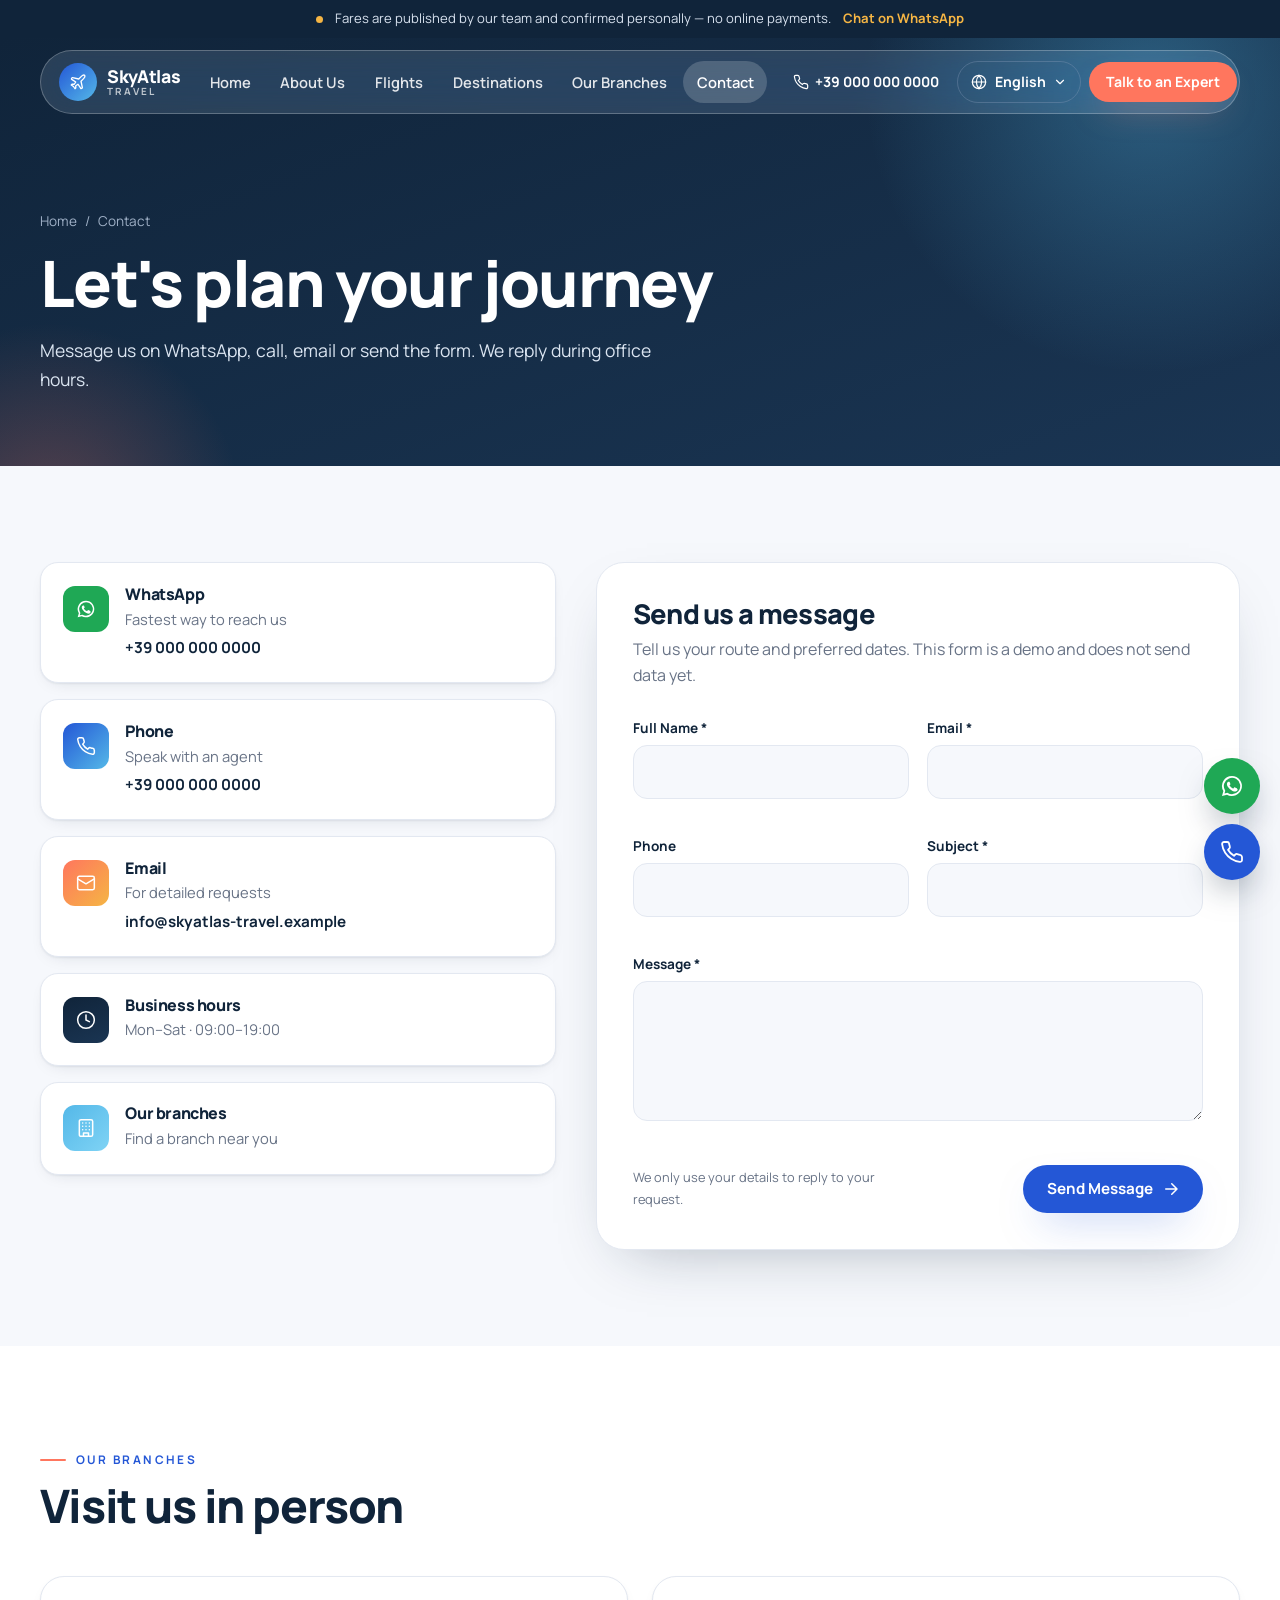
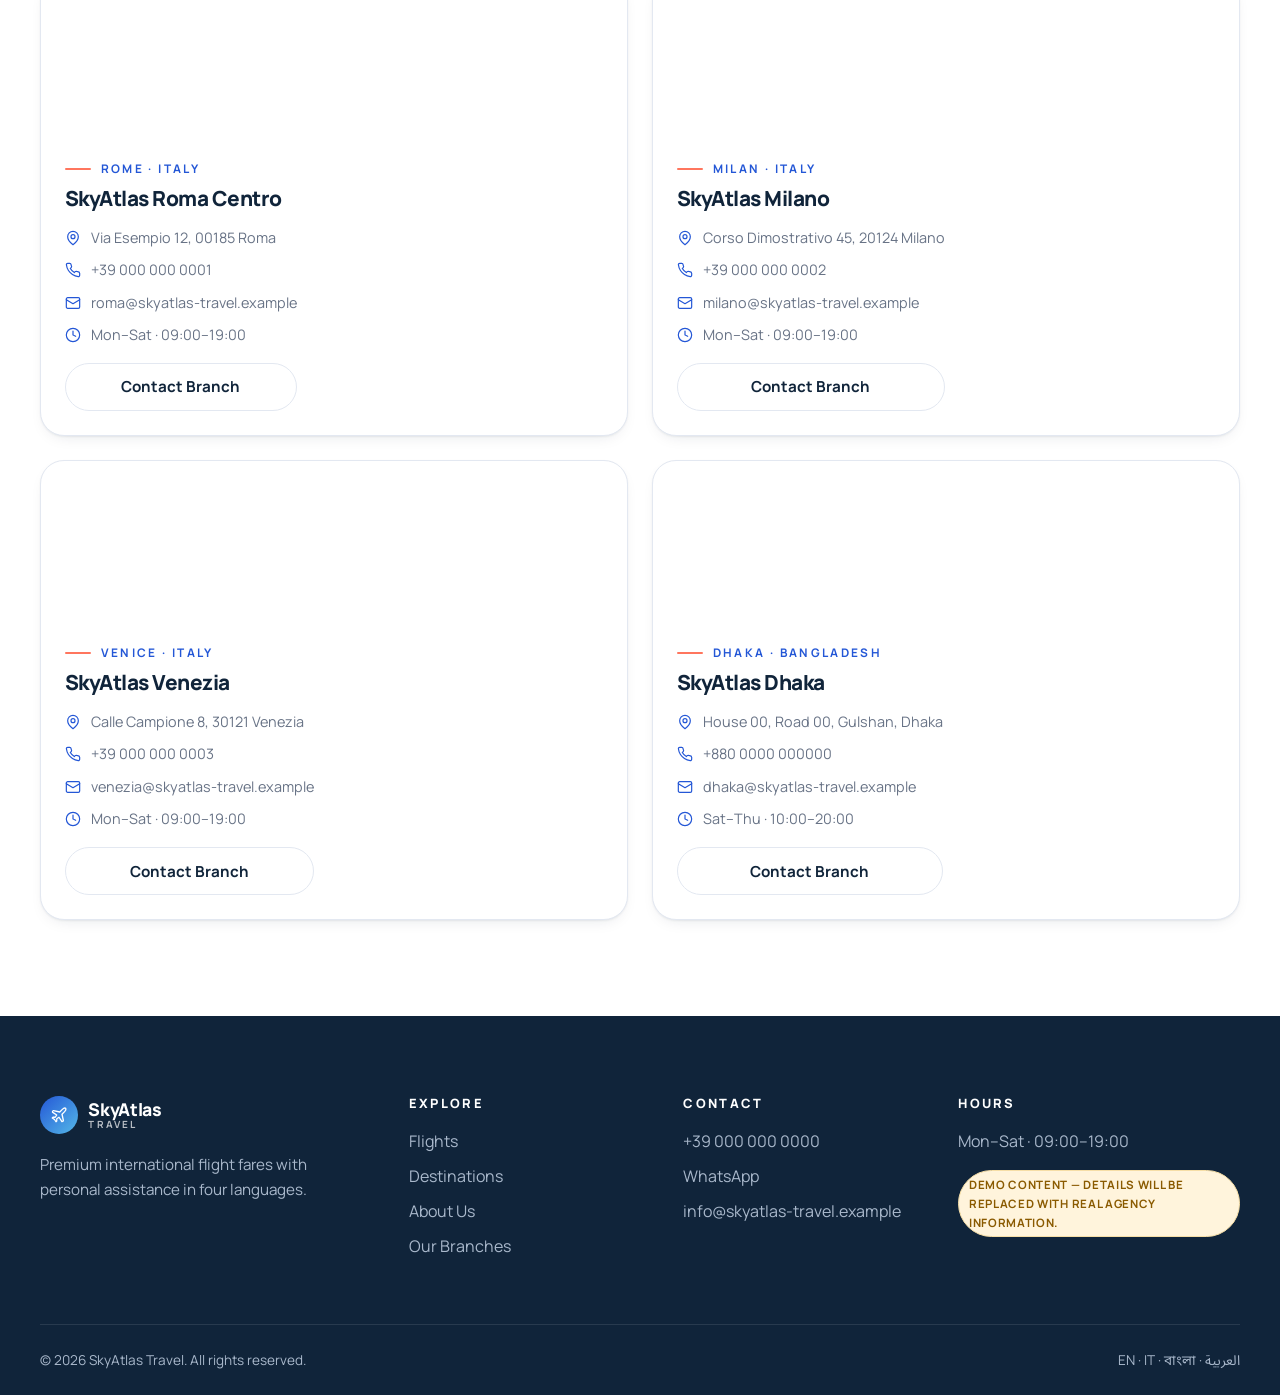
<file: contact.html>
<!DOCTYPE html>

<html lang="en" dir="ltr" data-default-lang="en">
<head>
  <meta charset="utf-8">
  <meta name="viewport" content="width=device-width, initial-scale=1">
  <title>Contact — SkyAtlas Travel</title>
  <meta name="description" content="Contact SkyAtlas Travel by WhatsApp, phone, email or the enquiry form. Business hours and branch information.">
  <meta property="og:title" content="Contact — SkyAtlas Travel">
  <meta property="og:description" content="Contact SkyAtlas Travel by WhatsApp, phone, email or the enquiry form. Business hours and branch information.">
  <meta property="og:type" content="website">
  <meta name="twitter:card" content="summary_large_image">
  <meta name="theme-color" content="#10243A">

  <link rel="preconnect" href="https://fonts.googleapis.com">
  <link rel="preconnect" href="https://fonts.gstatic.com" crossorigin>
  <link rel="stylesheet" href="https://fonts.googleapis.com/css2?family=Manrope:wght@400;500;600;700;800&family=Noto+Sans+Bengali:wght@400;600;700&family=Noto+Sans+Arabic:wght@400;600;700&display=swap">

  <link rel="stylesheet" href="public/assets/css/app.css">
  <link rel="stylesheet" href="public/assets/css/components.css">
  <link rel="stylesheet" href="public/assets/css/animations.css">
  <link rel="stylesheet" href="public/assets/css/responsive.css">
</head>
<body data-page="contact">
  <a class="skip-link" href="#main" data-i18n="skip">Skip to content</a>

  
<svg width="0" height="0" style="position:absolute" aria-hidden="true" focusable="false">
  <defs>
    <symbol id="i-plane" viewBox="0 0 24 24" fill="none" stroke="currentColor" stroke-width="1.8" stroke-linecap="round" stroke-linejoin="round"><path d="M17.8 19.2 16 11l3.5-3.5C21 6 21.5 4 21 3c-1-.5-3 0-4.5 1.5L13 8 4.8 6.2c-.5-.1-.9.1-1.1.5l-.3.5c-.2.5-.1 1 .3 1.3L9 12l-2 3H4l-1 1 3 2 2 3 1-1v-3l3-2 3.5 5.3c.3.4.8.5 1.3.3l.5-.2c.4-.3.6-.7.5-1.2z"/></symbol>
    <symbol id="i-arrow" viewBox="0 0 24 24" fill="none" stroke="currentColor" stroke-width="2" stroke-linecap="round" stroke-linejoin="round"><path d="M5 12h14M13 5l7 7-7 7"/></symbol>
    <symbol id="i-phone" viewBox="0 0 24 24" fill="none" stroke="currentColor" stroke-width="1.8" stroke-linecap="round" stroke-linejoin="round"><path d="M22 16.9v3a2 2 0 0 1-2.2 2 19.8 19.8 0 0 1-8.6-3.1 19.5 19.5 0 0 1-6-6A19.8 19.8 0 0 1 2.1 4.2 2 2 0 0 1 4.1 2h3a2 2 0 0 1 2 1.7c.1.9.4 1.8.7 2.7a2 2 0 0 1-.5 2.1L8 9.8a16 16 0 0 0 6 6l1.3-1.3a2 2 0 0 1 2.1-.4c.9.3 1.8.6 2.7.7a2 2 0 0 1 1.7 2z"/></symbol>
    <symbol id="i-mail" viewBox="0 0 24 24" fill="none" stroke="currentColor" stroke-width="1.8" stroke-linecap="round" stroke-linejoin="round"><rect x="2" y="4" width="20" height="16" rx="2"/><path d="m22 7-10 6L2 7"/></symbol>
    <symbol id="i-whatsapp" viewBox="0 0 24 24" fill="currentColor"><path d="M12 2a10 10 0 0 0-8.6 15.1L2 22l5-1.3A10 10 0 1 0 12 2zm0 18.2a8.2 8.2 0 0 1-4.2-1.2l-.3-.2-3 .8.8-2.9-.2-.3A8.2 8.2 0 1 1 12 20.2zm4.5-6.1c-.2-.1-1.5-.7-1.7-.8-.2-.1-.4-.1-.6.1l-.8 1c-.1.2-.3.2-.5.1a6.7 6.7 0 0 1-3.3-2.9c-.3-.4.3-.4.8-1.3.1-.2 0-.3 0-.4l-.8-1.8c-.2-.5-.4-.4-.6-.4h-.5a1 1 0 0 0-.7.3 3 3 0 0 0-.9 2.2 5.2 5.2 0 0 0 1.1 2.7 11.8 11.8 0 0 0 4.5 4c1.7.7 2.3.8 3.2.6.5-.1 1.5-.6 1.7-1.2.2-.6.2-1.1.2-1.2-.1-.1-.3-.2-.5-.3z"/></symbol>
    <symbol id="i-globe" viewBox="0 0 24 24" fill="none" stroke="currentColor" stroke-width="1.8" stroke-linecap="round"><circle cx="12" cy="12" r="10"/><path d="M2 12h20M12 2a15.3 15.3 0 0 1 4 10 15.3 15.3 0 0 1-4 10 15.3 15.3 0 0 1-4-10 15.3 15.3 0 0 1 4-10z"/></symbol>
    <symbol id="i-chevron" viewBox="0 0 24 24" fill="none" stroke="currentColor" stroke-width="2" stroke-linecap="round" stroke-linejoin="round"><path d="m6 9 6 6 6-6"/></symbol>
    <symbol id="i-menu" viewBox="0 0 24 24" fill="none" stroke="currentColor" stroke-width="2" stroke-linecap="round"><path d="M4 7h16M4 12h16M4 17h10"/></symbol>
    <symbol id="i-close" viewBox="0 0 24 24" fill="none" stroke="currentColor" stroke-width="2" stroke-linecap="round"><path d="M18 6 6 18M6 6l12 12"/></symbol>
    <symbol id="i-pin" viewBox="0 0 24 24" fill="none" stroke="currentColor" stroke-width="1.8" stroke-linecap="round" stroke-linejoin="round"><path d="M20 10c0 6-8 12-8 12s-8-6-8-12a8 8 0 0 1 16 0z"/><circle cx="12" cy="10" r="3"/></symbol>
    <symbol id="i-clock" viewBox="0 0 24 24" fill="none" stroke="currentColor" stroke-width="1.8" stroke-linecap="round"><circle cx="12" cy="12" r="10"/><path d="M12 6v6l4 2"/></symbol>
    <symbol id="i-user" viewBox="0 0 24 24" fill="none" stroke="currentColor" stroke-width="1.8" stroke-linecap="round"><circle cx="12" cy="8" r="4"/><path d="M4 21a8 8 0 0 1 16 0"/></symbol>
    <symbol id="i-shield" viewBox="0 0 24 24" fill="none" stroke="currentColor" stroke-width="1.8" stroke-linecap="round" stroke-linejoin="round"><path d="M12 22s8-4 8-10V5l-8-3-8 3v7c0 6 8 10 8 10z"/><path d="m9 12 2 2 4-4"/></symbol>
    <symbol id="i-chat" viewBox="0 0 24 24" fill="none" stroke="currentColor" stroke-width="1.8" stroke-linecap="round" stroke-linejoin="round"><path d="M21 15a2 2 0 0 1-2 2H7l-4 4V5a2 2 0 0 1 2-2h14a2 2 0 0 1 2 2z"/></symbol>
    <symbol id="i-building" viewBox="0 0 24 24" fill="none" stroke="currentColor" stroke-width="1.8" stroke-linecap="round" stroke-linejoin="round"><rect x="4" y="2" width="16" height="20" rx="2"/><path d="M9 22v-4h6v4M8 6h.01M16 6h.01M12 6h.01M12 10h.01M12 14h.01M16 10h.01M16 14h.01M8 10h.01M8 14h.01"/></symbol>
    <symbol id="i-check" viewBox="0 0 24 24" fill="none" stroke="currentColor" stroke-width="2.4" stroke-linecap="round" stroke-linejoin="round"><path d="M20 6 9 17l-5-5"/></symbol>
  </defs>
</svg>

  <div class="announce" role="region" aria-label="Announcement">
  <div class="container">
    <span class="announce__dot pulse-dot" aria-hidden="true"></span>
    <span data-i18n="announce.text">Fares are published by our team and confirmed personally — no online payments.</span>
    <a href="#" data-contact="whatsapp" data-i18n="announce.link">Chat on WhatsApp</a>
  </div>
</div>

  <header class="site-header">
  <div class="container">
    <nav class="nav" aria-label="Main">
      <a class="brand" href="index.html" aria-label="SkyAtlas Travel — Home">
        <span class="brand__mark"><svg aria-hidden="true"><use href="#i-plane"></use></svg></span>
        <span>SkyAtlas<small>Travel</small></span>
      </a>

      <ul class="nav__links">
        <li><a href="index.html" data-nav="home" data-i18n="nav.home">Home</a></li>
        <li><a href="about.html" data-nav="about" data-i18n="nav.about">About Us</a></li>
        <li><a href="flights.html" data-nav="flights" data-i18n="nav.flights">Flights</a></li>
        <li><a href="destinations.html" data-nav="destinations" data-i18n="nav.destinations">Destinations</a></li>
        <li><a href="branches.html" data-nav="branches" data-i18n="nav.branches">Our Branches</a></li>
        <li><a href="contact.html" data-nav="contact" data-i18n="nav.contact">Contact</a></li>
      </ul>

      <div class="nav__actions">
        <a class="nav__phone ltr" href="#" data-contact="phone"><svg aria-hidden="true"><use href="#i-phone"></use></svg><span data-config="phone">+39 000 000 0000</span></a>
        
<div class="lang" data-lang>
  <button type="button" class="lang__btn" aria-haspopup="true" aria-expanded="false" data-i18n-aria="nav.language" aria-label="Language">
    <svg aria-hidden="true"><use href="#i-globe"></use></svg>
    <span data-lang-current>English</span>
    <svg class="chev" aria-hidden="true"><use href="#i-chevron"></use></svg>
  </button>
  <ul class="lang__menu" role="menu">
    <li role="none"><button type="button" role="menuitemradio" aria-checked="true" data-lang-option="en" lang="en">English <small>EN</small></button></li>
    <li role="none"><button type="button" role="menuitemradio" aria-checked="false" data-lang-option="it" lang="it">Italiano <small>IT</small></button></li>
    <li role="none"><button type="button" role="menuitemradio" aria-checked="false" data-lang-option="bn" lang="bn">বাংলা <small>BN</small></button></li>
    <li role="none"><button type="button" role="menuitemradio" aria-checked="false" data-lang-option="ar" lang="ar">العربية <small>AR</small></button></li>
  </ul>
</div>

        <a class="btn btn--coral btn--sm nav__cta" href="contact.html" data-i18n="nav.cta">Talk to an Expert</a>
        <button type="button" class="nav__toggle" aria-controls="mobile-drawer" aria-expanded="false" data-i18n-aria="nav.menu" aria-label="Open menu">
          <svg aria-hidden="true"><use href="#i-menu"></use></svg>
        </button>
      </div>
    </nav>
  </div>
</header>

<!-- Mobile drawer -->
<div class="drawer" id="mobile-drawer" aria-hidden="true">
  <div class="drawer__backdrop"></div>
  <div class="drawer__panel" role="dialog" aria-modal="true" aria-label="Menu">
    <div class="drawer__top">
      <span class="brand"><span class="brand__mark"><svg aria-hidden="true"><use href="#i-plane"></use></svg></span>SkyAtlas</span>
      <button type="button" class="btn btn--outline btn--sm" data-drawer-close data-i18n-aria="nav.close" aria-label="Close menu"><svg aria-hidden="true"><use href="#i-close"></use></svg></button>
    </div>
    <ul class="drawer__links">
      <li><a href="index.html" data-nav="home" data-i18n="nav.home">Home</a></li>
      <li><a href="about.html" data-nav="about" data-i18n="nav.about">About Us</a></li>
      <li><a href="flights.html" data-nav="flights" data-i18n="nav.flights">Flights</a></li>
      <li><a href="destinations.html" data-nav="destinations" data-i18n="nav.destinations">Destinations</a></li>
      <li><a href="branches.html" data-nav="branches" data-i18n="nav.branches">Our Branches</a></li>
      <li><a href="contact.html" data-nav="contact" data-i18n="nav.contact">Contact</a></li>
    </ul>
    
<div class="lang" data-lang>
  <button type="button" class="lang__btn" aria-haspopup="true" aria-expanded="false" data-i18n-aria="nav.language" aria-label="Language">
    <svg aria-hidden="true"><use href="#i-globe"></use></svg>
    <span data-lang-current>English</span>
    <svg class="chev" aria-hidden="true"><use href="#i-chevron"></use></svg>
  </button>
  <ul class="lang__menu" role="menu">
    <li role="none"><button type="button" role="menuitemradio" aria-checked="true" data-lang-option="en" lang="en">English <small>EN</small></button></li>
    <li role="none"><button type="button" role="menuitemradio" aria-checked="false" data-lang-option="it" lang="it">Italiano <small>IT</small></button></li>
    <li role="none"><button type="button" role="menuitemradio" aria-checked="false" data-lang-option="bn" lang="bn">বাংলা <small>BN</small></button></li>
    <li role="none"><button type="button" role="menuitemradio" aria-checked="false" data-lang-option="ar" lang="ar">العربية <small>AR</small></button></li>
  </ul>
</div>

    <a class="btn btn--primary btn--block" href="contact.html" data-i18n="nav.cta">Talk to an Expert</a>
    <a class="btn btn--whatsapp btn--block" href="#" data-contact="whatsapp"><svg aria-hidden="true"><use href="#i-whatsapp"></use></svg><span data-i18n="modal.whatsapp">WhatsApp Us</span></a>
  </div>
</div>


  <main id="main">
    

<section class="page-hero">
  <div class="container">
    <nav class="breadcrumb" aria-label="Breadcrumb">
      <a href="index.html" data-i18n="crumb.home">Home</a><span aria-hidden="true">/</span><span data-i18n="nav.contact"></span>
    </nav>
    <h1 class="reveal" data-i18n="page.contact.t"></h1>
    <p class="reveal" style="--delay:.1s" data-i18n="page.contact.d"></p>
  </div>
</section>


<section class="section">
  <div class="container contact-layout">
    <div class="contact-info">
      <a class="info-card reveal" href="#" data-contact="whatsapp">
        <span class="info-card__icon btn--whatsapp"><svg aria-hidden="true"><use href="#i-whatsapp"></use></svg></span>
        <span><h3 data-i18n="contact.whatsapp.t">WhatsApp</h3><p data-i18n="contact.whatsapp.d"></p><strong data-config="phone"></strong></span>
      </a>
      <a class="info-card reveal" href="#" data-contact="phone">
        <span class="info-card__icon tone-royal"><svg aria-hidden="true"><use href="#i-phone"></use></svg></span>
        <span><h3 data-i18n="contact.phone.t">Phone</h3><p data-i18n="contact.phone.d"></p><strong data-config="phone"></strong></span>
      </a>
      <a class="info-card reveal" href="#" data-contact="email">
        <span class="info-card__icon tone-coral"><svg aria-hidden="true"><use href="#i-mail"></use></svg></span>
        <span><h3 data-i18n="contact.email.t">Email</h3><p data-i18n="contact.email.d"></p><strong data-config="email"></strong></span>
      </a>
      <div class="info-card reveal">
        <span class="info-card__icon tone-navy"><svg aria-hidden="true"><use href="#i-clock"></use></svg></span>
        <span><h3 data-i18n="contact.hours.t">Business hours</h3><p data-config="hours"></p></span>
      </div>
      <a class="info-card reveal" href="branches.html">
        <span class="info-card__icon tone-sky"><svg aria-hidden="true"><use href="#i-building"></use></svg></span>
        <span><h3 data-i18n="contact.branches.t">Our branches</h3><p data-i18n="contact.branches.d"></p></span>
      </a>
    </div>

    <div class="form-card reveal" style="--delay:.1s">
      
      <form id="contact-form" novalidate>
        <h2 data-i18n="form.title">Send us a message</h2>
        <p style="color:var(--muted);margin-top:.4rem" data-i18n="form.text"></p>
        <div class="form-grid">
          <div class="field">
            <label for="f-name"><span data-i18n="form.name">Full Name</span> <span aria-hidden="true">*</span></label>
            <input id="f-name" name="name" type="text" autocomplete="name" required>
            <span class="field__error" aria-live="polite"></span>
          </div>
          <div class="field">
            <label for="f-email"><span data-i18n="form.email">Email</span> <span aria-hidden="true">*</span></label>
            <input id="f-email" name="email" type="email" autocomplete="email" required>
            <span class="field__error" aria-live="polite"></span>
          </div>
          <div class="field">
            <label for="f-phone" data-i18n="form.phone">Phone</label>
            <input id="f-phone" name="phone" type="tel" autocomplete="tel" dir="ltr">
            <span class="field__error" aria-live="polite"></span>
          </div>
          <div class="field">
            <label for="f-subject"><span data-i18n="form.subject">Subject</span> <span aria-hidden="true">*</span></label>
            <input id="f-subject" name="subject" type="text" required>
            <span class="field__error" aria-live="polite"></span>
          </div>
          <div class="field field--full">
            <label for="f-message"><span data-i18n="form.message">Message</span> <span aria-hidden="true">*</span></label>
            <textarea id="f-message" name="message" required></textarea>
            <span class="field__error" aria-live="polite"></span>
          </div>
        </div>
        <div class="form-foot">
          <small data-i18n="form.privacy"></small>
          <button class="btn btn--primary" type="submit"><span data-i18n="form.submit">Send Message</span><svg aria-hidden="true"><use href="#i-arrow"></use></svg></button>
        </div>
      </form>

      <div class="form-success" data-form-success role="status">
        <div class="form-success__icon"><svg aria-hidden="true"><use href="#i-check"></use></svg></div>
        <h3 tabindex="-1" data-i18n="form.ok.t">Thank you — message ready!</h3>
        <p data-i18n="form.ok.d"></p>
        <button type="button" class="btn btn--outline" data-form-again data-i18n="form.again">Send another message</button>
      </div>
    </div>
  </div>
</section>

<section class="section section--white">
  <div class="container">
    <div class="section-head reveal">
      <div>
        <span class="eyebrow" data-i18n="branches.eyebrow">Our branches</span>
        <h2 data-i18n="branches.title">Visit us in person</h2>
      </div>
    </div>
    <div class="grid grid--2" data-branches></div>
  </div>
</section>

  </main>

  <footer class="site-footer">
  <div class="container">
    <div class="footer-grid">
      <div class="footer-brand">
        <a class="brand" href="index.html">
          <span class="brand__mark"><svg aria-hidden="true"><use href="#i-plane"></use></svg></span>
          <span>SkyAtlas<small>Travel</small></span>
        </a>
        <p data-i18n="footer.tagline">Premium international flight fares with personal assistance in four languages.</p>
      </div>
      <div>
        <h3 data-i18n="footer.explore">Explore</h3>
        <ul>
          <li><a href="flights.html" data-i18n="nav.flights">Flights</a></li>
          <li><a href="destinations.html" data-i18n="nav.destinations">Destinations</a></li>
          <li><a href="about.html" data-i18n="nav.about">About Us</a></li>
          <li><a href="branches.html" data-i18n="nav.branches">Our Branches</a></li>
        </ul>
      </div>
      <div>
        <h3 data-i18n="footer.contact">Contact</h3>
        <ul>
          <li><a class="ltr" href="#" data-contact="phone" data-config="phone">+39 000 000 0000</a></li>
          <li><a href="#" data-contact="whatsapp">WhatsApp</a></li>
          <li><a href="#" data-contact="email" data-config="email">info@skyatlas-travel.example</a></li>
        </ul>
      </div>
      <div>
        <h3 data-i18n="footer.hours">Hours</h3>
        <p data-config="hours">Mon–Sat · 09:00–19:00</p>
        <p style="margin-top:1rem"><span class="demo-note" data-i18n="footer.demo">Demo content</span></p>
      </div>
    </div>
    <div class="footer-bottom">
      <span>© <span data-year>2026</span> SkyAtlas Travel. <span data-i18n="footer.rights">All rights reserved.</span></span>
      <span>EN · IT · বাংলা · العربية</span>
    </div>
  </div>
</footer>

  

<!-- Flight enquiry modal -->
<div class="modal" id="flight-modal" aria-hidden="true">
  <div class="modal__backdrop" data-modal-close></div>
  <div class="modal__dialog" role="dialog" aria-modal="true" aria-labelledby="flight-modal-title">
    <div class="modal__head">
      <span class="eyebrow" data-i18n="modal.flight.eyebrow">Flight enquiry</span>
      <h2 id="flight-modal-title" data-f="title">—</h2>
      <p data-i18n="modal.flight.text">Contact us to confirm availability and the final fare. No payment is taken online.</p>
      <button type="button" class="modal__close" data-modal-close data-i18n-aria="modal.close" aria-label="Close"><svg aria-hidden="true"><use href="#i-close"></use></svg></button>
    </div>
    <div class="modal__body">
      <dl class="detail-list">
        <div><dt data-i18n="modal.route">Route</dt><dd data-f="route">—</dd></div>
        <div><dt data-i18n="modal.airline">Airline</dt><dd data-f="airline">—</dd></div>
        <div><dt data-i18n="modal.type">Trip type</dt><dd data-f="type">—</dd></div>
        <div><dt data-i18n="modal.price">Displayed fare</dt><dd class="big" data-f="price">—</dd></div>
      </dl>
      <div class="modal__actions">
        <a class="btn btn--whatsapp btn--block" data-f="whatsapp" href="#" target="_blank" rel="noopener"><svg aria-hidden="true"><use href="#i-whatsapp"></use></svg><span data-i18n="modal.whatsapp">WhatsApp Us</span></a>
        <a class="btn btn--primary btn--block" data-f="call" href="#"><svg aria-hidden="true"><use href="#i-phone"></use></svg><span data-i18n="modal.call">Call Our Office</span></a>
        <a class="btn btn--outline btn--block" data-f="mail" href="#"><svg aria-hidden="true"><use href="#i-mail"></use></svg><span data-i18n="modal.mail">Send an Email</span></a>
      </div>
      <p class="modal__note" data-i18n="modal.note">Fares shown are indicative and confirmed personally by our team.</p>
    </div>
  </div>
</div>

<!-- Branch contact modal -->
<div class="modal" id="branch-modal" aria-hidden="true">
  <div class="modal__backdrop" data-modal-close></div>
  <div class="modal__dialog" role="dialog" aria-modal="true" aria-labelledby="branch-modal-title">
    <div class="modal__head">
      <span class="eyebrow" data-i18n="modal.branch.eyebrow">Branch contact</span>
      <h2 id="branch-modal-title" data-b="title">—</h2>
      <p data-b="city">—</p>
      <button type="button" class="modal__close" data-modal-close data-i18n-aria="modal.close" aria-label="Close"><svg aria-hidden="true"><use href="#i-close"></use></svg></button>
    </div>
    <div class="modal__body">
      <dl class="detail-list">
        <div><dt data-i18n="modal.address">Address</dt><dd data-b="address">—</dd></div>
        <div><dt data-i18n="modal.phone">Phone</dt><dd class="ltr" data-b="phone">—</dd></div>
        <div><dt data-i18n="modal.email">Email</dt><dd data-b="email">—</dd></div>
        <div><dt data-i18n="modal.hours">Opening hours</dt><dd data-b="hours">—</dd></div>
      </dl>
      <div class="modal__actions">
        <a class="btn btn--whatsapp btn--block" data-b="whatsapp" href="#" target="_blank" rel="noopener"><svg aria-hidden="true"><use href="#i-whatsapp"></use></svg><span data-i18n="modal.whatsapp">WhatsApp Us</span></a>
        <a class="btn btn--primary btn--block" data-b="call" href="#"><svg aria-hidden="true"><use href="#i-phone"></use></svg><span data-i18n="modal.call">Call Our Office</span></a>
        <a class="btn btn--outline btn--block" data-b="mail" href="#"><svg aria-hidden="true"><use href="#i-mail"></use></svg><span data-i18n="modal.mail">Send an Email</span></a>
      </div>
      <p class="modal__note" data-i18n="modal.branch.text">Reach this branch directly by WhatsApp, phone or email.</p>
    </div>
  </div>
</div>

  
<template id="tpl-flight-card">
  <button type="button" class="flight-card">
    <span class="flight-card__head">
      <span class="airline"><span class="airline__logo" data-slot="logo"></span><span data-slot="airline"></span></span>
      <span class="tag" data-slot="label"></span>
    </span>
    <span class="route">
      <span class="route__point"><strong data-slot="fromCode"></strong><span data-slot="fromCity"></span></span>
      <span class="route__line" aria-hidden="true"><svg><use href="#i-plane"></use></svg></span>
      <span class="route__point route__point--end"><strong data-slot="toCode"></strong><span data-slot="toCity"></span></span>
    </span>
    <span class="flight-card__meta">
      <span data-slot="type"></span>
      <span data-slot="note"></span>
    </span>
    <span class="flight-card__foot">
      <span class="price">
        <small data-slot="fromLabel"></small>
        <strong data-slot="price"></strong>
        <em data-slot="pp"></em>
      </span>
      <span class="btn btn--primary btn--sm" data-slot="cta"></span>
    </span>
  </button>
</template>

  
<template id="tpl-destination-card">
  <button type="button" class="dest-card reveal">
    <img data-slot="img" src="" alt="" loading="lazy" width="1024" height="1280">
    <span class="dest-card__body">
      <span class="dest-card__country" data-slot="country"></span>
      <h3 data-slot="name"></h3>
      <p data-slot="desc"></p>
      <span class="dest-card__cta" data-slot="cta"></span>
    </span>
  </button>
</template>

  
<template id="tpl-branch-card">
  <button type="button" class="branch-card">
    <span class="branch-card__map" aria-hidden="true">
      <span class="branch-card__pin" data-slot="pin"><svg><use href="#i-pin"></use></svg></span>
      <span class="branch-card__maplabel" data-slot="maplabel"></span>
    </span>
    <span class="branch-card__body">
      <span>
        <span class="eyebrow" data-slot="city"></span>
        <h3 data-slot="name"></h3>
      </span>
      <ul class="branch-list">
        <li><svg aria-hidden="true"><use href="#i-pin"></use></svg><span data-slot="address"></span></li>
        <li><svg aria-hidden="true"><use href="#i-phone"></use></svg><span class="ltr" data-slot="phone"></span></li>
        <li><svg aria-hidden="true"><use href="#i-mail"></use></svg><span data-slot="email"></span></li>
        <li><svg aria-hidden="true"><use href="#i-clock"></use></svg><span data-slot="hours"></span></li>
      </ul>
      <span class="btn btn--outline btn--block" data-slot="cta"></span>
    </span>
  </button>
</template>


  <!-- Floating contact shortcuts -->
  <div class="fab">
    <a class="fab__wa" data-contact="whatsapp" href="#" aria-label="WhatsApp"><svg aria-hidden="true"><use href="#i-whatsapp"></use></svg></a>
    <a class="fab__call" data-contact="phone" href="#" data-i18n-aria="modal.call" aria-label="Call Our Office"><svg aria-hidden="true"><use href="#i-phone"></use></svg></a>
  </div>

  
  <script src="public/assets/js/data.js"></script>
  <script src="public/assets/js/translations.js"></script>
  <script src="public/assets/js/language.js"></script>
  <script src="public/assets/js/animations.js"></script>
  <script src="public/assets/js/navigation.js"></script>
  <script src="public/assets/js/flight-modal.js"></script>
  <script src="public/assets/js/branch-modal.js"></script>
  <script src="public/assets/js/app.js"></script>
</body>
</html>
</file>
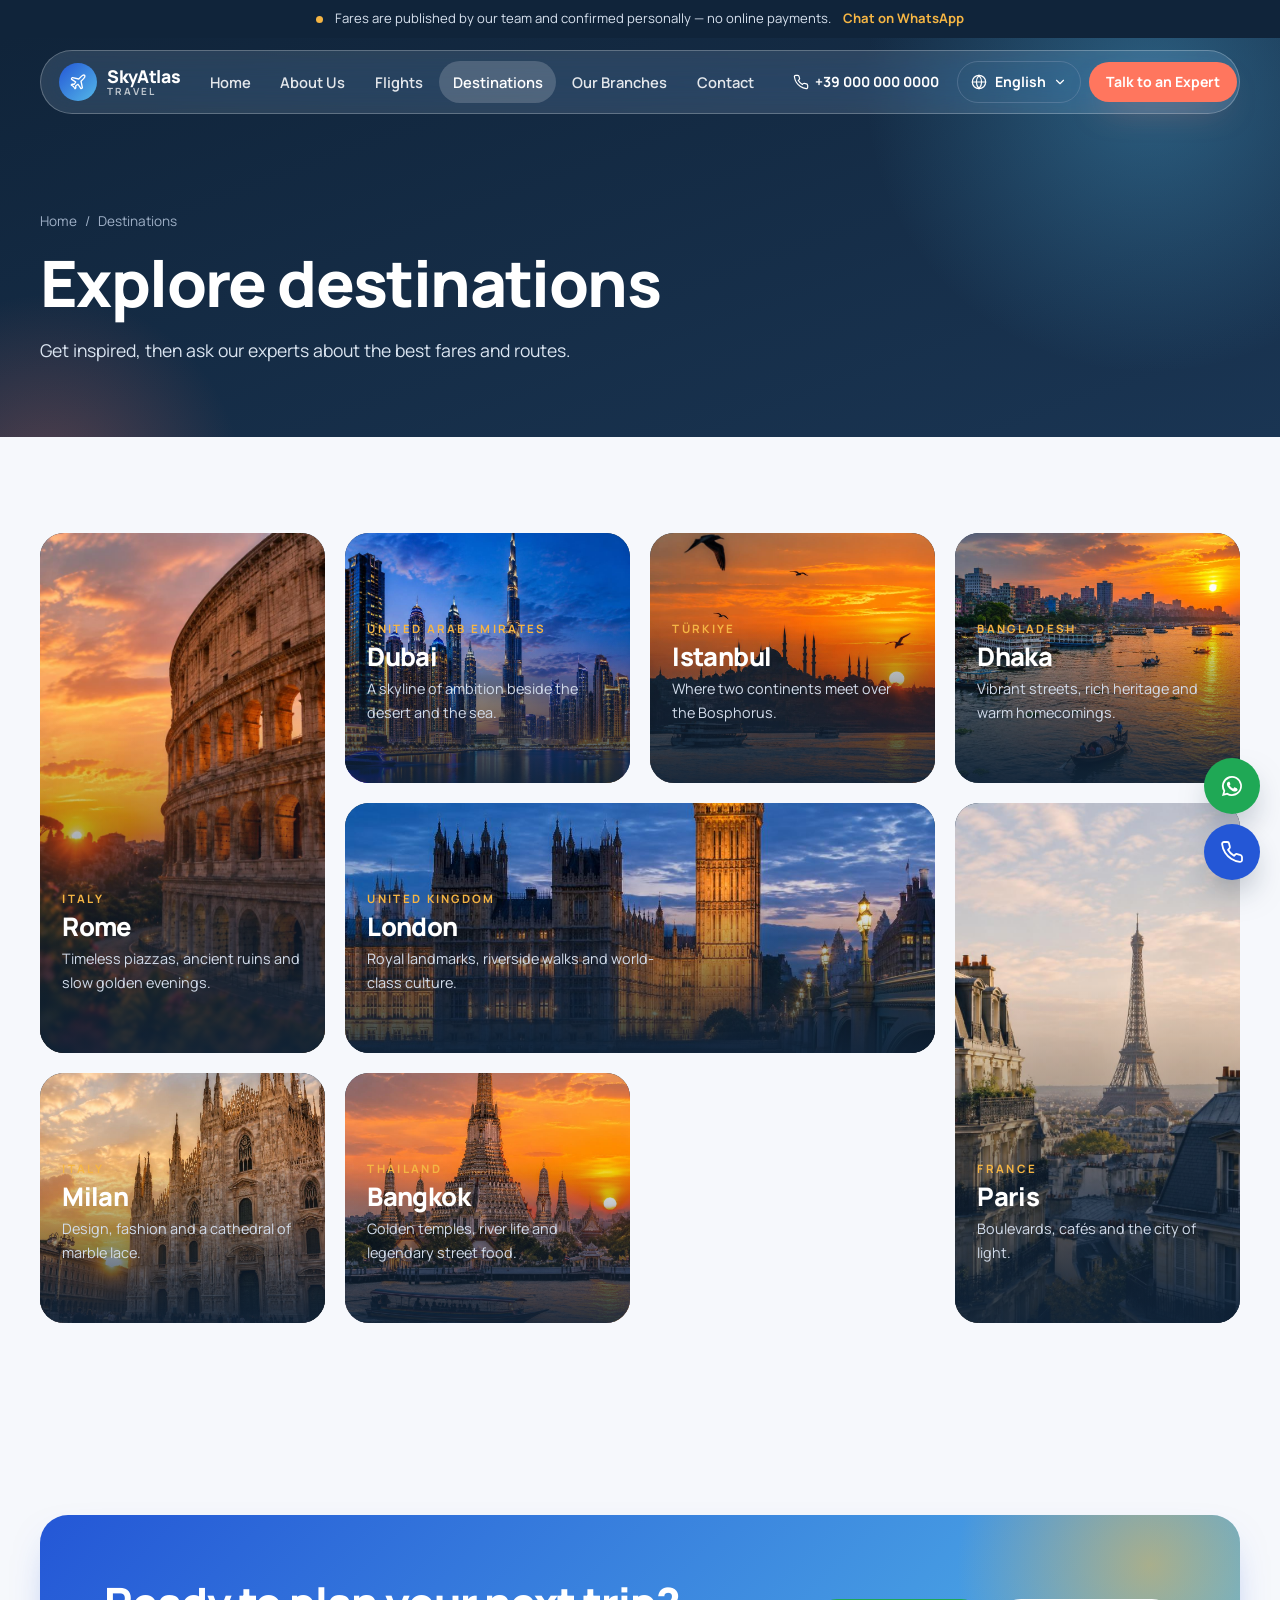
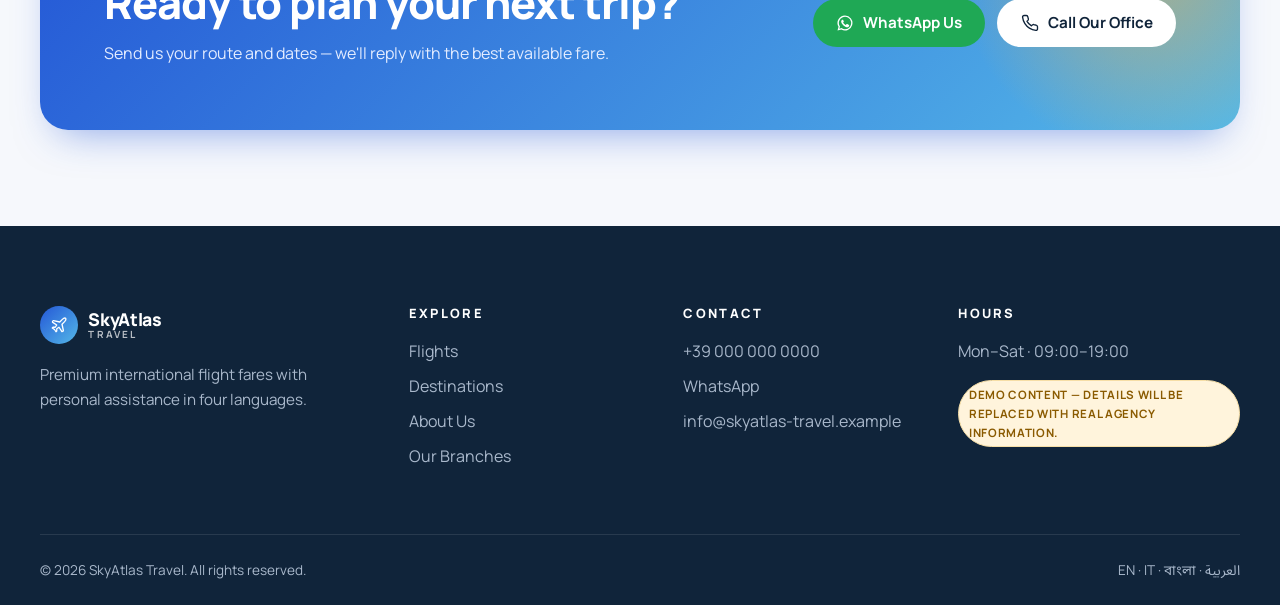
<file: destinations.html>
<!DOCTYPE html>

<html lang="en" dir="ltr" data-default-lang="en">
<head>
  <meta charset="utf-8">
  <meta name="viewport" content="width=device-width, initial-scale=1">
  <title>Destinations — SkyAtlas Travel</title>
  <meta name="description" content="Rome, Milan, Istanbul, Dubai, Dhaka, Bangkok, London and Paris — ask our experts for the best fares.">
  <meta property="og:title" content="Destinations — SkyAtlas Travel">
  <meta property="og:description" content="Rome, Milan, Istanbul, Dubai, Dhaka, Bangkok, London and Paris — ask our experts for the best fares.">
  <meta property="og:type" content="website">
  <meta name="twitter:card" content="summary_large_image">
  <meta name="theme-color" content="#10243A">

  <link rel="preconnect" href="https://fonts.googleapis.com">
  <link rel="preconnect" href="https://fonts.gstatic.com" crossorigin>
  <link rel="stylesheet" href="https://fonts.googleapis.com/css2?family=Manrope:wght@400;500;600;700;800&family=Noto+Sans+Bengali:wght@400;600;700&family=Noto+Sans+Arabic:wght@400;600;700&display=swap">

  <link rel="stylesheet" href="public/assets/css/app.css">
  <link rel="stylesheet" href="public/assets/css/components.css">
  <link rel="stylesheet" href="public/assets/css/animations.css">
  <link rel="stylesheet" href="public/assets/css/responsive.css">
</head>
<body data-page="destinations">
  <a class="skip-link" href="#main" data-i18n="skip">Skip to content</a>

  
<svg width="0" height="0" style="position:absolute" aria-hidden="true" focusable="false">
  <defs>
    <symbol id="i-plane" viewBox="0 0 24 24" fill="none" stroke="currentColor" stroke-width="1.8" stroke-linecap="round" stroke-linejoin="round"><path d="M17.8 19.2 16 11l3.5-3.5C21 6 21.5 4 21 3c-1-.5-3 0-4.5 1.5L13 8 4.8 6.2c-.5-.1-.9.1-1.1.5l-.3.5c-.2.5-.1 1 .3 1.3L9 12l-2 3H4l-1 1 3 2 2 3 1-1v-3l3-2 3.5 5.3c.3.4.8.5 1.3.3l.5-.2c.4-.3.6-.7.5-1.2z"/></symbol>
    <symbol id="i-arrow" viewBox="0 0 24 24" fill="none" stroke="currentColor" stroke-width="2" stroke-linecap="round" stroke-linejoin="round"><path d="M5 12h14M13 5l7 7-7 7"/></symbol>
    <symbol id="i-phone" viewBox="0 0 24 24" fill="none" stroke="currentColor" stroke-width="1.8" stroke-linecap="round" stroke-linejoin="round"><path d="M22 16.9v3a2 2 0 0 1-2.2 2 19.8 19.8 0 0 1-8.6-3.1 19.5 19.5 0 0 1-6-6A19.8 19.8 0 0 1 2.1 4.2 2 2 0 0 1 4.1 2h3a2 2 0 0 1 2 1.7c.1.9.4 1.8.7 2.7a2 2 0 0 1-.5 2.1L8 9.8a16 16 0 0 0 6 6l1.3-1.3a2 2 0 0 1 2.1-.4c.9.3 1.8.6 2.7.7a2 2 0 0 1 1.7 2z"/></symbol>
    <symbol id="i-mail" viewBox="0 0 24 24" fill="none" stroke="currentColor" stroke-width="1.8" stroke-linecap="round" stroke-linejoin="round"><rect x="2" y="4" width="20" height="16" rx="2"/><path d="m22 7-10 6L2 7"/></symbol>
    <symbol id="i-whatsapp" viewBox="0 0 24 24" fill="currentColor"><path d="M12 2a10 10 0 0 0-8.6 15.1L2 22l5-1.3A10 10 0 1 0 12 2zm0 18.2a8.2 8.2 0 0 1-4.2-1.2l-.3-.2-3 .8.8-2.9-.2-.3A8.2 8.2 0 1 1 12 20.2zm4.5-6.1c-.2-.1-1.5-.7-1.7-.8-.2-.1-.4-.1-.6.1l-.8 1c-.1.2-.3.2-.5.1a6.7 6.7 0 0 1-3.3-2.9c-.3-.4.3-.4.8-1.3.1-.2 0-.3 0-.4l-.8-1.8c-.2-.5-.4-.4-.6-.4h-.5a1 1 0 0 0-.7.3 3 3 0 0 0-.9 2.2 5.2 5.2 0 0 0 1.1 2.7 11.8 11.8 0 0 0 4.5 4c1.7.7 2.3.8 3.2.6.5-.1 1.5-.6 1.7-1.2.2-.6.2-1.1.2-1.2-.1-.1-.3-.2-.5-.3z"/></symbol>
    <symbol id="i-globe" viewBox="0 0 24 24" fill="none" stroke="currentColor" stroke-width="1.8" stroke-linecap="round"><circle cx="12" cy="12" r="10"/><path d="M2 12h20M12 2a15.3 15.3 0 0 1 4 10 15.3 15.3 0 0 1-4 10 15.3 15.3 0 0 1-4-10 15.3 15.3 0 0 1 4-10z"/></symbol>
    <symbol id="i-chevron" viewBox="0 0 24 24" fill="none" stroke="currentColor" stroke-width="2" stroke-linecap="round" stroke-linejoin="round"><path d="m6 9 6 6 6-6"/></symbol>
    <symbol id="i-menu" viewBox="0 0 24 24" fill="none" stroke="currentColor" stroke-width="2" stroke-linecap="round"><path d="M4 7h16M4 12h16M4 17h10"/></symbol>
    <symbol id="i-close" viewBox="0 0 24 24" fill="none" stroke="currentColor" stroke-width="2" stroke-linecap="round"><path d="M18 6 6 18M6 6l12 12"/></symbol>
    <symbol id="i-pin" viewBox="0 0 24 24" fill="none" stroke="currentColor" stroke-width="1.8" stroke-linecap="round" stroke-linejoin="round"><path d="M20 10c0 6-8 12-8 12s-8-6-8-12a8 8 0 0 1 16 0z"/><circle cx="12" cy="10" r="3"/></symbol>
    <symbol id="i-clock" viewBox="0 0 24 24" fill="none" stroke="currentColor" stroke-width="1.8" stroke-linecap="round"><circle cx="12" cy="12" r="10"/><path d="M12 6v6l4 2"/></symbol>
    <symbol id="i-user" viewBox="0 0 24 24" fill="none" stroke="currentColor" stroke-width="1.8" stroke-linecap="round"><circle cx="12" cy="8" r="4"/><path d="M4 21a8 8 0 0 1 16 0"/></symbol>
    <symbol id="i-shield" viewBox="0 0 24 24" fill="none" stroke="currentColor" stroke-width="1.8" stroke-linecap="round" stroke-linejoin="round"><path d="M12 22s8-4 8-10V5l-8-3-8 3v7c0 6 8 10 8 10z"/><path d="m9 12 2 2 4-4"/></symbol>
    <symbol id="i-chat" viewBox="0 0 24 24" fill="none" stroke="currentColor" stroke-width="1.8" stroke-linecap="round" stroke-linejoin="round"><path d="M21 15a2 2 0 0 1-2 2H7l-4 4V5a2 2 0 0 1 2-2h14a2 2 0 0 1 2 2z"/></symbol>
    <symbol id="i-building" viewBox="0 0 24 24" fill="none" stroke="currentColor" stroke-width="1.8" stroke-linecap="round" stroke-linejoin="round"><rect x="4" y="2" width="16" height="20" rx="2"/><path d="M9 22v-4h6v4M8 6h.01M16 6h.01M12 6h.01M12 10h.01M12 14h.01M16 10h.01M16 14h.01M8 10h.01M8 14h.01"/></symbol>
    <symbol id="i-check" viewBox="0 0 24 24" fill="none" stroke="currentColor" stroke-width="2.4" stroke-linecap="round" stroke-linejoin="round"><path d="M20 6 9 17l-5-5"/></symbol>
  </defs>
</svg>

  <div class="announce" role="region" aria-label="Announcement">
  <div class="container">
    <span class="announce__dot pulse-dot" aria-hidden="true"></span>
    <span data-i18n="announce.text">Fares are published by our team and confirmed personally — no online payments.</span>
    <a href="#" data-contact="whatsapp" data-i18n="announce.link">Chat on WhatsApp</a>
  </div>
</div>

  <header class="site-header">
  <div class="container">
    <nav class="nav" aria-label="Main">
      <a class="brand" href="index.html" aria-label="SkyAtlas Travel — Home">
        <span class="brand__mark"><svg aria-hidden="true"><use href="#i-plane"></use></svg></span>
        <span>SkyAtlas<small>Travel</small></span>
      </a>

      <ul class="nav__links">
        <li><a href="index.html" data-nav="home" data-i18n="nav.home">Home</a></li>
        <li><a href="about.html" data-nav="about" data-i18n="nav.about">About Us</a></li>
        <li><a href="flights.html" data-nav="flights" data-i18n="nav.flights">Flights</a></li>
        <li><a href="destinations.html" data-nav="destinations" data-i18n="nav.destinations">Destinations</a></li>
        <li><a href="branches.html" data-nav="branches" data-i18n="nav.branches">Our Branches</a></li>
        <li><a href="contact.html" data-nav="contact" data-i18n="nav.contact">Contact</a></li>
      </ul>

      <div class="nav__actions">
        <a class="nav__phone ltr" href="#" data-contact="phone"><svg aria-hidden="true"><use href="#i-phone"></use></svg><span data-config="phone">+39 000 000 0000</span></a>
        
<div class="lang" data-lang>
  <button type="button" class="lang__btn" aria-haspopup="true" aria-expanded="false" data-i18n-aria="nav.language" aria-label="Language">
    <svg aria-hidden="true"><use href="#i-globe"></use></svg>
    <span data-lang-current>English</span>
    <svg class="chev" aria-hidden="true"><use href="#i-chevron"></use></svg>
  </button>
  <ul class="lang__menu" role="menu">
    <li role="none"><button type="button" role="menuitemradio" aria-checked="true" data-lang-option="en" lang="en">English <small>EN</small></button></li>
    <li role="none"><button type="button" role="menuitemradio" aria-checked="false" data-lang-option="it" lang="it">Italiano <small>IT</small></button></li>
    <li role="none"><button type="button" role="menuitemradio" aria-checked="false" data-lang-option="bn" lang="bn">বাংলা <small>BN</small></button></li>
    <li role="none"><button type="button" role="menuitemradio" aria-checked="false" data-lang-option="ar" lang="ar">العربية <small>AR</small></button></li>
  </ul>
</div>

        <a class="btn btn--coral btn--sm nav__cta" href="contact.html" data-i18n="nav.cta">Talk to an Expert</a>
        <button type="button" class="nav__toggle" aria-controls="mobile-drawer" aria-expanded="false" data-i18n-aria="nav.menu" aria-label="Open menu">
          <svg aria-hidden="true"><use href="#i-menu"></use></svg>
        </button>
      </div>
    </nav>
  </div>
</header>

<!-- Mobile drawer -->
<div class="drawer" id="mobile-drawer" aria-hidden="true">
  <div class="drawer__backdrop"></div>
  <div class="drawer__panel" role="dialog" aria-modal="true" aria-label="Menu">
    <div class="drawer__top">
      <span class="brand"><span class="brand__mark"><svg aria-hidden="true"><use href="#i-plane"></use></svg></span>SkyAtlas</span>
      <button type="button" class="btn btn--outline btn--sm" data-drawer-close data-i18n-aria="nav.close" aria-label="Close menu"><svg aria-hidden="true"><use href="#i-close"></use></svg></button>
    </div>
    <ul class="drawer__links">
      <li><a href="index.html" data-nav="home" data-i18n="nav.home">Home</a></li>
      <li><a href="about.html" data-nav="about" data-i18n="nav.about">About Us</a></li>
      <li><a href="flights.html" data-nav="flights" data-i18n="nav.flights">Flights</a></li>
      <li><a href="destinations.html" data-nav="destinations" data-i18n="nav.destinations">Destinations</a></li>
      <li><a href="branches.html" data-nav="branches" data-i18n="nav.branches">Our Branches</a></li>
      <li><a href="contact.html" data-nav="contact" data-i18n="nav.contact">Contact</a></li>
    </ul>
    
<div class="lang" data-lang>
  <button type="button" class="lang__btn" aria-haspopup="true" aria-expanded="false" data-i18n-aria="nav.language" aria-label="Language">
    <svg aria-hidden="true"><use href="#i-globe"></use></svg>
    <span data-lang-current>English</span>
    <svg class="chev" aria-hidden="true"><use href="#i-chevron"></use></svg>
  </button>
  <ul class="lang__menu" role="menu">
    <li role="none"><button type="button" role="menuitemradio" aria-checked="true" data-lang-option="en" lang="en">English <small>EN</small></button></li>
    <li role="none"><button type="button" role="menuitemradio" aria-checked="false" data-lang-option="it" lang="it">Italiano <small>IT</small></button></li>
    <li role="none"><button type="button" role="menuitemradio" aria-checked="false" data-lang-option="bn" lang="bn">বাংলা <small>BN</small></button></li>
    <li role="none"><button type="button" role="menuitemradio" aria-checked="false" data-lang-option="ar" lang="ar">العربية <small>AR</small></button></li>
  </ul>
</div>

    <a class="btn btn--primary btn--block" href="contact.html" data-i18n="nav.cta">Talk to an Expert</a>
    <a class="btn btn--whatsapp btn--block" href="#" data-contact="whatsapp"><svg aria-hidden="true"><use href="#i-whatsapp"></use></svg><span data-i18n="modal.whatsapp">WhatsApp Us</span></a>
  </div>
</div>


  <main id="main">
    

<section class="page-hero">
  <div class="container">
    <nav class="breadcrumb" aria-label="Breadcrumb">
      <a href="index.html" data-i18n="crumb.home">Home</a><span aria-hidden="true">/</span><span data-i18n="nav.destinations"></span>
    </nav>
    <h1 class="reveal" data-i18n="page.dest.t"></h1>
    <p class="reveal" style="--delay:.1s" data-i18n="page.dest.d"></p>
  </div>
</section>


<section class="section">
  <div class="container">
    <!-- Future Laravel dynamic destination cards -->
    <div class="dest-grid" data-destinations data-img-base="public/assets/images/"></div>
  </div>
</section>

<section class="section">
  <div class="container">
    <div class="cta-band reveal">
      <div>
        <h2 data-i18n="cta.title">Ready to plan your next trip?</h2>
        <p data-i18n="cta.text">Send us your route and dates — we'll reply with the best available fare.</p>
      </div>
      <div class="cta-band__actions">
        <a class="btn btn--whatsapp" href="#" data-contact="whatsapp"><svg aria-hidden="true"><use href="#i-whatsapp"></use></svg><span data-i18n="modal.whatsapp">WhatsApp Us</span></a>
        <a class="btn btn--light" href="#" data-contact="phone"><svg aria-hidden="true"><use href="#i-phone"></use></svg><span data-i18n="modal.call">Call Our Office</span></a>
      </div>
    </div>
  </div>
</section>


  </main>

  <footer class="site-footer">
  <div class="container">
    <div class="footer-grid">
      <div class="footer-brand">
        <a class="brand" href="index.html">
          <span class="brand__mark"><svg aria-hidden="true"><use href="#i-plane"></use></svg></span>
          <span>SkyAtlas<small>Travel</small></span>
        </a>
        <p data-i18n="footer.tagline">Premium international flight fares with personal assistance in four languages.</p>
      </div>
      <div>
        <h3 data-i18n="footer.explore">Explore</h3>
        <ul>
          <li><a href="flights.html" data-i18n="nav.flights">Flights</a></li>
          <li><a href="destinations.html" data-i18n="nav.destinations">Destinations</a></li>
          <li><a href="about.html" data-i18n="nav.about">About Us</a></li>
          <li><a href="branches.html" data-i18n="nav.branches">Our Branches</a></li>
        </ul>
      </div>
      <div>
        <h3 data-i18n="footer.contact">Contact</h3>
        <ul>
          <li><a class="ltr" href="#" data-contact="phone" data-config="phone">+39 000 000 0000</a></li>
          <li><a href="#" data-contact="whatsapp">WhatsApp</a></li>
          <li><a href="#" data-contact="email" data-config="email">info@skyatlas-travel.example</a></li>
        </ul>
      </div>
      <div>
        <h3 data-i18n="footer.hours">Hours</h3>
        <p data-config="hours">Mon–Sat · 09:00–19:00</p>
        <p style="margin-top:1rem"><span class="demo-note" data-i18n="footer.demo">Demo content</span></p>
      </div>
    </div>
    <div class="footer-bottom">
      <span>© <span data-year>2026</span> SkyAtlas Travel. <span data-i18n="footer.rights">All rights reserved.</span></span>
      <span>EN · IT · বাংলা · العربية</span>
    </div>
  </div>
</footer>

  

<!-- Flight enquiry modal -->
<div class="modal" id="flight-modal" aria-hidden="true">
  <div class="modal__backdrop" data-modal-close></div>
  <div class="modal__dialog" role="dialog" aria-modal="true" aria-labelledby="flight-modal-title">
    <div class="modal__head">
      <span class="eyebrow" data-i18n="modal.flight.eyebrow">Flight enquiry</span>
      <h2 id="flight-modal-title" data-f="title">—</h2>
      <p data-i18n="modal.flight.text">Contact us to confirm availability and the final fare. No payment is taken online.</p>
      <button type="button" class="modal__close" data-modal-close data-i18n-aria="modal.close" aria-label="Close"><svg aria-hidden="true"><use href="#i-close"></use></svg></button>
    </div>
    <div class="modal__body">
      <dl class="detail-list">
        <div><dt data-i18n="modal.route">Route</dt><dd data-f="route">—</dd></div>
        <div><dt data-i18n="modal.airline">Airline</dt><dd data-f="airline">—</dd></div>
        <div><dt data-i18n="modal.type">Trip type</dt><dd data-f="type">—</dd></div>
        <div><dt data-i18n="modal.price">Displayed fare</dt><dd class="big" data-f="price">—</dd></div>
      </dl>
      <div class="modal__actions">
        <a class="btn btn--whatsapp btn--block" data-f="whatsapp" href="#" target="_blank" rel="noopener"><svg aria-hidden="true"><use href="#i-whatsapp"></use></svg><span data-i18n="modal.whatsapp">WhatsApp Us</span></a>
        <a class="btn btn--primary btn--block" data-f="call" href="#"><svg aria-hidden="true"><use href="#i-phone"></use></svg><span data-i18n="modal.call">Call Our Office</span></a>
        <a class="btn btn--outline btn--block" data-f="mail" href="#"><svg aria-hidden="true"><use href="#i-mail"></use></svg><span data-i18n="modal.mail">Send an Email</span></a>
      </div>
      <p class="modal__note" data-i18n="modal.note">Fares shown are indicative and confirmed personally by our team.</p>
    </div>
  </div>
</div>

<!-- Branch contact modal -->
<div class="modal" id="branch-modal" aria-hidden="true">
  <div class="modal__backdrop" data-modal-close></div>
  <div class="modal__dialog" role="dialog" aria-modal="true" aria-labelledby="branch-modal-title">
    <div class="modal__head">
      <span class="eyebrow" data-i18n="modal.branch.eyebrow">Branch contact</span>
      <h2 id="branch-modal-title" data-b="title">—</h2>
      <p data-b="city">—</p>
      <button type="button" class="modal__close" data-modal-close data-i18n-aria="modal.close" aria-label="Close"><svg aria-hidden="true"><use href="#i-close"></use></svg></button>
    </div>
    <div class="modal__body">
      <dl class="detail-list">
        <div><dt data-i18n="modal.address">Address</dt><dd data-b="address">—</dd></div>
        <div><dt data-i18n="modal.phone">Phone</dt><dd class="ltr" data-b="phone">—</dd></div>
        <div><dt data-i18n="modal.email">Email</dt><dd data-b="email">—</dd></div>
        <div><dt data-i18n="modal.hours">Opening hours</dt><dd data-b="hours">—</dd></div>
      </dl>
      <div class="modal__actions">
        <a class="btn btn--whatsapp btn--block" data-b="whatsapp" href="#" target="_blank" rel="noopener"><svg aria-hidden="true"><use href="#i-whatsapp"></use></svg><span data-i18n="modal.whatsapp">WhatsApp Us</span></a>
        <a class="btn btn--primary btn--block" data-b="call" href="#"><svg aria-hidden="true"><use href="#i-phone"></use></svg><span data-i18n="modal.call">Call Our Office</span></a>
        <a class="btn btn--outline btn--block" data-b="mail" href="#"><svg aria-hidden="true"><use href="#i-mail"></use></svg><span data-i18n="modal.mail">Send an Email</span></a>
      </div>
      <p class="modal__note" data-i18n="modal.branch.text">Reach this branch directly by WhatsApp, phone or email.</p>
    </div>
  </div>
</div>

  
<template id="tpl-flight-card">
  <button type="button" class="flight-card">
    <span class="flight-card__head">
      <span class="airline"><span class="airline__logo" data-slot="logo"></span><span data-slot="airline"></span></span>
      <span class="tag" data-slot="label"></span>
    </span>
    <span class="route">
      <span class="route__point"><strong data-slot="fromCode"></strong><span data-slot="fromCity"></span></span>
      <span class="route__line" aria-hidden="true"><svg><use href="#i-plane"></use></svg></span>
      <span class="route__point route__point--end"><strong data-slot="toCode"></strong><span data-slot="toCity"></span></span>
    </span>
    <span class="flight-card__meta">
      <span data-slot="type"></span>
      <span data-slot="note"></span>
    </span>
    <span class="flight-card__foot">
      <span class="price">
        <small data-slot="fromLabel"></small>
        <strong data-slot="price"></strong>
        <em data-slot="pp"></em>
      </span>
      <span class="btn btn--primary btn--sm" data-slot="cta"></span>
    </span>
  </button>
</template>

  
<template id="tpl-destination-card">
  <button type="button" class="dest-card reveal">
    <img data-slot="img" src="" alt="" loading="lazy" width="1024" height="1280">
    <span class="dest-card__body">
      <span class="dest-card__country" data-slot="country"></span>
      <h3 data-slot="name"></h3>
      <p data-slot="desc"></p>
      <span class="dest-card__cta" data-slot="cta"></span>
    </span>
  </button>
</template>

  
<template id="tpl-branch-card">
  <button type="button" class="branch-card">
    <span class="branch-card__map" aria-hidden="true">
      <span class="branch-card__pin" data-slot="pin"><svg><use href="#i-pin"></use></svg></span>
      <span class="branch-card__maplabel" data-slot="maplabel"></span>
    </span>
    <span class="branch-card__body">
      <span>
        <span class="eyebrow" data-slot="city"></span>
        <h3 data-slot="name"></h3>
      </span>
      <ul class="branch-list">
        <li><svg aria-hidden="true"><use href="#i-pin"></use></svg><span data-slot="address"></span></li>
        <li><svg aria-hidden="true"><use href="#i-phone"></use></svg><span class="ltr" data-slot="phone"></span></li>
        <li><svg aria-hidden="true"><use href="#i-mail"></use></svg><span data-slot="email"></span></li>
        <li><svg aria-hidden="true"><use href="#i-clock"></use></svg><span data-slot="hours"></span></li>
      </ul>
      <span class="btn btn--outline btn--block" data-slot="cta"></span>
    </span>
  </button>
</template>


  <!-- Floating contact shortcuts -->
  <div class="fab">
    <a class="fab__wa" data-contact="whatsapp" href="#" aria-label="WhatsApp"><svg aria-hidden="true"><use href="#i-whatsapp"></use></svg></a>
    <a class="fab__call" data-contact="phone" href="#" data-i18n-aria="modal.call" aria-label="Call Our Office"><svg aria-hidden="true"><use href="#i-phone"></use></svg></a>
  </div>

  
  <script src="public/assets/js/data.js"></script>
  <script src="public/assets/js/translations.js"></script>
  <script src="public/assets/js/language.js"></script>
  <script src="public/assets/js/animations.js"></script>
  <script src="public/assets/js/navigation.js"></script>
  <script src="public/assets/js/flight-modal.js"></script>
  <script src="public/assets/js/branch-modal.js"></script>
  <script src="public/assets/js/app.js"></script>
</body>
</html>
</file>
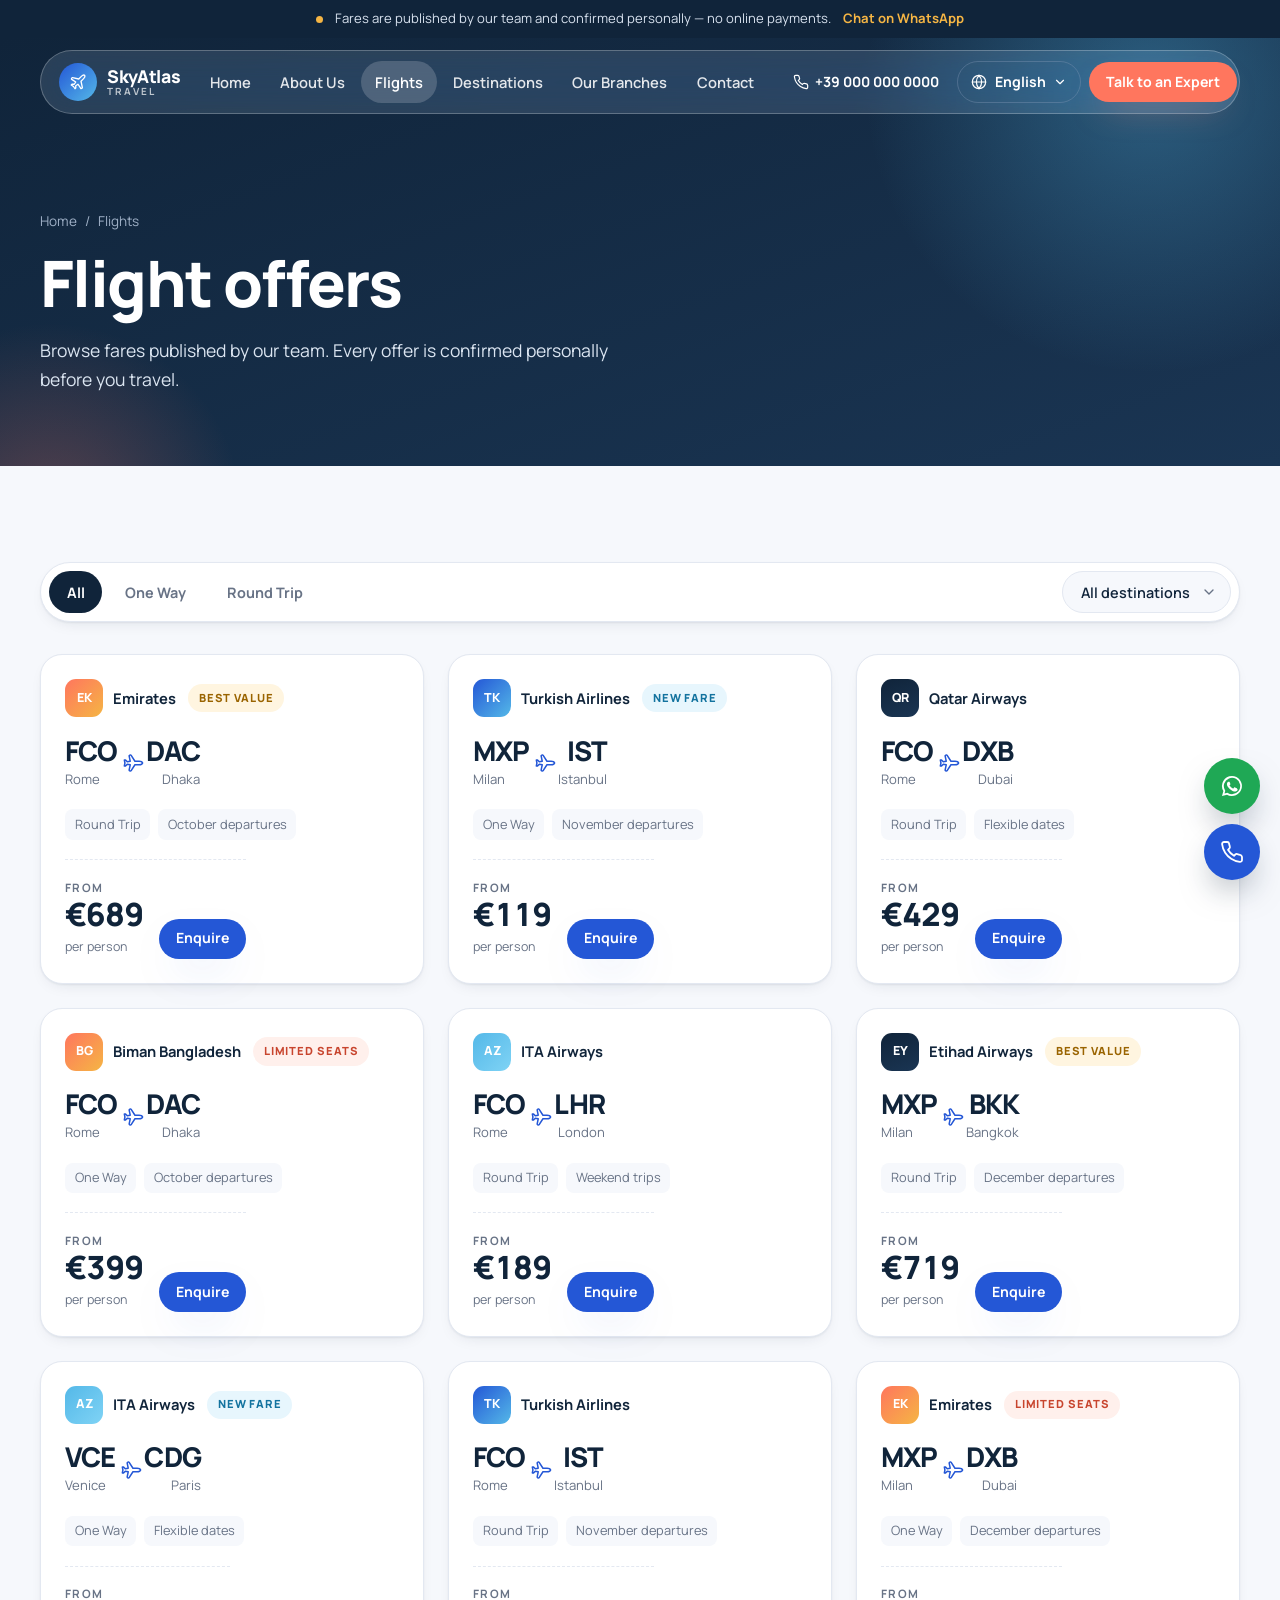
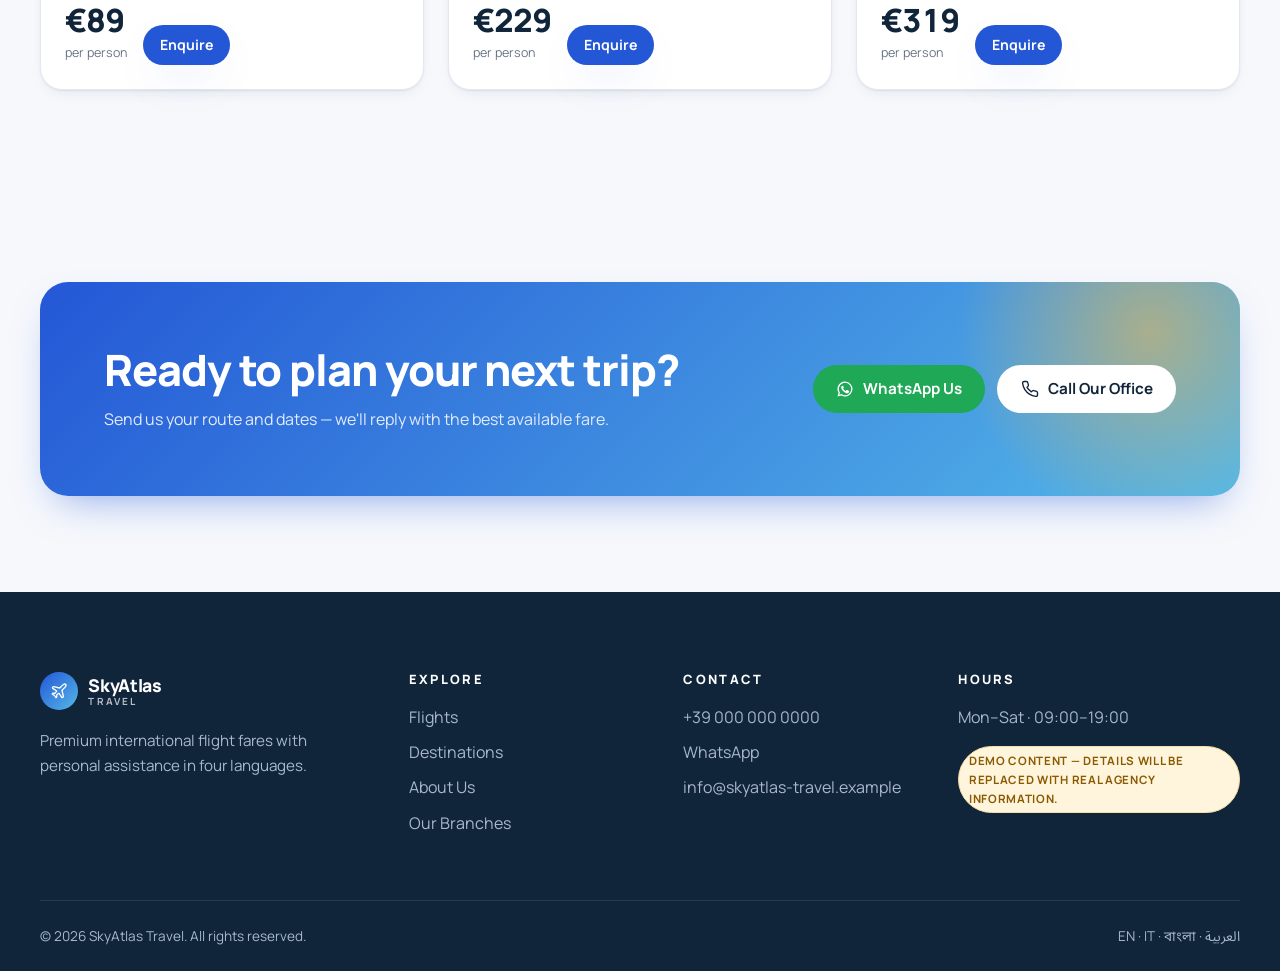
<file: flights.html>
<!DOCTYPE html>

<html lang="en" dir="ltr" data-default-lang="en">
<head>
  <meta charset="utf-8">
  <meta name="viewport" content="width=device-width, initial-scale=1">
  <title>Flight offers — SkyAtlas Travel</title>
  <meta name="description" content="Browse one-way and round-trip fares published by SkyAtlas Travel and enquire by WhatsApp, phone or email.">
  <meta property="og:title" content="Flight offers — SkyAtlas Travel">
  <meta property="og:description" content="Browse one-way and round-trip fares published by SkyAtlas Travel and enquire by WhatsApp, phone or email.">
  <meta property="og:type" content="website">
  <meta name="twitter:card" content="summary_large_image">
  <meta name="theme-color" content="#10243A">

  <link rel="preconnect" href="https://fonts.googleapis.com">
  <link rel="preconnect" href="https://fonts.gstatic.com" crossorigin>
  <link rel="stylesheet" href="https://fonts.googleapis.com/css2?family=Manrope:wght@400;500;600;700;800&family=Noto+Sans+Bengali:wght@400;600;700&family=Noto+Sans+Arabic:wght@400;600;700&display=swap">

  <link rel="stylesheet" href="public/assets/css/app.css">
  <link rel="stylesheet" href="public/assets/css/components.css">
  <link rel="stylesheet" href="public/assets/css/animations.css">
  <link rel="stylesheet" href="public/assets/css/responsive.css">
</head>
<body data-page="flights">
  <a class="skip-link" href="#main" data-i18n="skip">Skip to content</a>

  
<svg width="0" height="0" style="position:absolute" aria-hidden="true" focusable="false">
  <defs>
    <symbol id="i-plane" viewBox="0 0 24 24" fill="none" stroke="currentColor" stroke-width="1.8" stroke-linecap="round" stroke-linejoin="round"><path d="M17.8 19.2 16 11l3.5-3.5C21 6 21.5 4 21 3c-1-.5-3 0-4.5 1.5L13 8 4.8 6.2c-.5-.1-.9.1-1.1.5l-.3.5c-.2.5-.1 1 .3 1.3L9 12l-2 3H4l-1 1 3 2 2 3 1-1v-3l3-2 3.5 5.3c.3.4.8.5 1.3.3l.5-.2c.4-.3.6-.7.5-1.2z"/></symbol>
    <symbol id="i-arrow" viewBox="0 0 24 24" fill="none" stroke="currentColor" stroke-width="2" stroke-linecap="round" stroke-linejoin="round"><path d="M5 12h14M13 5l7 7-7 7"/></symbol>
    <symbol id="i-phone" viewBox="0 0 24 24" fill="none" stroke="currentColor" stroke-width="1.8" stroke-linecap="round" stroke-linejoin="round"><path d="M22 16.9v3a2 2 0 0 1-2.2 2 19.8 19.8 0 0 1-8.6-3.1 19.5 19.5 0 0 1-6-6A19.8 19.8 0 0 1 2.1 4.2 2 2 0 0 1 4.1 2h3a2 2 0 0 1 2 1.7c.1.9.4 1.8.7 2.7a2 2 0 0 1-.5 2.1L8 9.8a16 16 0 0 0 6 6l1.3-1.3a2 2 0 0 1 2.1-.4c.9.3 1.8.6 2.7.7a2 2 0 0 1 1.7 2z"/></symbol>
    <symbol id="i-mail" viewBox="0 0 24 24" fill="none" stroke="currentColor" stroke-width="1.8" stroke-linecap="round" stroke-linejoin="round"><rect x="2" y="4" width="20" height="16" rx="2"/><path d="m22 7-10 6L2 7"/></symbol>
    <symbol id="i-whatsapp" viewBox="0 0 24 24" fill="currentColor"><path d="M12 2a10 10 0 0 0-8.6 15.1L2 22l5-1.3A10 10 0 1 0 12 2zm0 18.2a8.2 8.2 0 0 1-4.2-1.2l-.3-.2-3 .8.8-2.9-.2-.3A8.2 8.2 0 1 1 12 20.2zm4.5-6.1c-.2-.1-1.5-.7-1.7-.8-.2-.1-.4-.1-.6.1l-.8 1c-.1.2-.3.2-.5.1a6.7 6.7 0 0 1-3.3-2.9c-.3-.4.3-.4.8-1.3.1-.2 0-.3 0-.4l-.8-1.8c-.2-.5-.4-.4-.6-.4h-.5a1 1 0 0 0-.7.3 3 3 0 0 0-.9 2.2 5.2 5.2 0 0 0 1.1 2.7 11.8 11.8 0 0 0 4.5 4c1.7.7 2.3.8 3.2.6.5-.1 1.5-.6 1.7-1.2.2-.6.2-1.1.2-1.2-.1-.1-.3-.2-.5-.3z"/></symbol>
    <symbol id="i-globe" viewBox="0 0 24 24" fill="none" stroke="currentColor" stroke-width="1.8" stroke-linecap="round"><circle cx="12" cy="12" r="10"/><path d="M2 12h20M12 2a15.3 15.3 0 0 1 4 10 15.3 15.3 0 0 1-4 10 15.3 15.3 0 0 1-4-10 15.3 15.3 0 0 1 4-10z"/></symbol>
    <symbol id="i-chevron" viewBox="0 0 24 24" fill="none" stroke="currentColor" stroke-width="2" stroke-linecap="round" stroke-linejoin="round"><path d="m6 9 6 6 6-6"/></symbol>
    <symbol id="i-menu" viewBox="0 0 24 24" fill="none" stroke="currentColor" stroke-width="2" stroke-linecap="round"><path d="M4 7h16M4 12h16M4 17h10"/></symbol>
    <symbol id="i-close" viewBox="0 0 24 24" fill="none" stroke="currentColor" stroke-width="2" stroke-linecap="round"><path d="M18 6 6 18M6 6l12 12"/></symbol>
    <symbol id="i-pin" viewBox="0 0 24 24" fill="none" stroke="currentColor" stroke-width="1.8" stroke-linecap="round" stroke-linejoin="round"><path d="M20 10c0 6-8 12-8 12s-8-6-8-12a8 8 0 0 1 16 0z"/><circle cx="12" cy="10" r="3"/></symbol>
    <symbol id="i-clock" viewBox="0 0 24 24" fill="none" stroke="currentColor" stroke-width="1.8" stroke-linecap="round"><circle cx="12" cy="12" r="10"/><path d="M12 6v6l4 2"/></symbol>
    <symbol id="i-user" viewBox="0 0 24 24" fill="none" stroke="currentColor" stroke-width="1.8" stroke-linecap="round"><circle cx="12" cy="8" r="4"/><path d="M4 21a8 8 0 0 1 16 0"/></symbol>
    <symbol id="i-shield" viewBox="0 0 24 24" fill="none" stroke="currentColor" stroke-width="1.8" stroke-linecap="round" stroke-linejoin="round"><path d="M12 22s8-4 8-10V5l-8-3-8 3v7c0 6 8 10 8 10z"/><path d="m9 12 2 2 4-4"/></symbol>
    <symbol id="i-chat" viewBox="0 0 24 24" fill="none" stroke="currentColor" stroke-width="1.8" stroke-linecap="round" stroke-linejoin="round"><path d="M21 15a2 2 0 0 1-2 2H7l-4 4V5a2 2 0 0 1 2-2h14a2 2 0 0 1 2 2z"/></symbol>
    <symbol id="i-building" viewBox="0 0 24 24" fill="none" stroke="currentColor" stroke-width="1.8" stroke-linecap="round" stroke-linejoin="round"><rect x="4" y="2" width="16" height="20" rx="2"/><path d="M9 22v-4h6v4M8 6h.01M16 6h.01M12 6h.01M12 10h.01M12 14h.01M16 10h.01M16 14h.01M8 10h.01M8 14h.01"/></symbol>
    <symbol id="i-check" viewBox="0 0 24 24" fill="none" stroke="currentColor" stroke-width="2.4" stroke-linecap="round" stroke-linejoin="round"><path d="M20 6 9 17l-5-5"/></symbol>
  </defs>
</svg>

  <div class="announce" role="region" aria-label="Announcement">
  <div class="container">
    <span class="announce__dot pulse-dot" aria-hidden="true"></span>
    <span data-i18n="announce.text">Fares are published by our team and confirmed personally — no online payments.</span>
    <a href="#" data-contact="whatsapp" data-i18n="announce.link">Chat on WhatsApp</a>
  </div>
</div>

  <header class="site-header">
  <div class="container">
    <nav class="nav" aria-label="Main">
      <a class="brand" href="index.html" aria-label="SkyAtlas Travel — Home">
        <span class="brand__mark"><svg aria-hidden="true"><use href="#i-plane"></use></svg></span>
        <span>SkyAtlas<small>Travel</small></span>
      </a>

      <ul class="nav__links">
        <li><a href="index.html" data-nav="home" data-i18n="nav.home">Home</a></li>
        <li><a href="about.html" data-nav="about" data-i18n="nav.about">About Us</a></li>
        <li><a href="flights.html" data-nav="flights" data-i18n="nav.flights">Flights</a></li>
        <li><a href="destinations.html" data-nav="destinations" data-i18n="nav.destinations">Destinations</a></li>
        <li><a href="branches.html" data-nav="branches" data-i18n="nav.branches">Our Branches</a></li>
        <li><a href="contact.html" data-nav="contact" data-i18n="nav.contact">Contact</a></li>
      </ul>

      <div class="nav__actions">
        <a class="nav__phone ltr" href="#" data-contact="phone"><svg aria-hidden="true"><use href="#i-phone"></use></svg><span data-config="phone">+39 000 000 0000</span></a>
        
<div class="lang" data-lang>
  <button type="button" class="lang__btn" aria-haspopup="true" aria-expanded="false" data-i18n-aria="nav.language" aria-label="Language">
    <svg aria-hidden="true"><use href="#i-globe"></use></svg>
    <span data-lang-current>English</span>
    <svg class="chev" aria-hidden="true"><use href="#i-chevron"></use></svg>
  </button>
  <ul class="lang__menu" role="menu">
    <li role="none"><button type="button" role="menuitemradio" aria-checked="true" data-lang-option="en" lang="en">English <small>EN</small></button></li>
    <li role="none"><button type="button" role="menuitemradio" aria-checked="false" data-lang-option="it" lang="it">Italiano <small>IT</small></button></li>
    <li role="none"><button type="button" role="menuitemradio" aria-checked="false" data-lang-option="bn" lang="bn">বাংলা <small>BN</small></button></li>
    <li role="none"><button type="button" role="menuitemradio" aria-checked="false" data-lang-option="ar" lang="ar">العربية <small>AR</small></button></li>
  </ul>
</div>

        <a class="btn btn--coral btn--sm nav__cta" href="contact.html" data-i18n="nav.cta">Talk to an Expert</a>
        <button type="button" class="nav__toggle" aria-controls="mobile-drawer" aria-expanded="false" data-i18n-aria="nav.menu" aria-label="Open menu">
          <svg aria-hidden="true"><use href="#i-menu"></use></svg>
        </button>
      </div>
    </nav>
  </div>
</header>

<!-- Mobile drawer -->
<div class="drawer" id="mobile-drawer" aria-hidden="true">
  <div class="drawer__backdrop"></div>
  <div class="drawer__panel" role="dialog" aria-modal="true" aria-label="Menu">
    <div class="drawer__top">
      <span class="brand"><span class="brand__mark"><svg aria-hidden="true"><use href="#i-plane"></use></svg></span>SkyAtlas</span>
      <button type="button" class="btn btn--outline btn--sm" data-drawer-close data-i18n-aria="nav.close" aria-label="Close menu"><svg aria-hidden="true"><use href="#i-close"></use></svg></button>
    </div>
    <ul class="drawer__links">
      <li><a href="index.html" data-nav="home" data-i18n="nav.home">Home</a></li>
      <li><a href="about.html" data-nav="about" data-i18n="nav.about">About Us</a></li>
      <li><a href="flights.html" data-nav="flights" data-i18n="nav.flights">Flights</a></li>
      <li><a href="destinations.html" data-nav="destinations" data-i18n="nav.destinations">Destinations</a></li>
      <li><a href="branches.html" data-nav="branches" data-i18n="nav.branches">Our Branches</a></li>
      <li><a href="contact.html" data-nav="contact" data-i18n="nav.contact">Contact</a></li>
    </ul>
    
<div class="lang" data-lang>
  <button type="button" class="lang__btn" aria-haspopup="true" aria-expanded="false" data-i18n-aria="nav.language" aria-label="Language">
    <svg aria-hidden="true"><use href="#i-globe"></use></svg>
    <span data-lang-current>English</span>
    <svg class="chev" aria-hidden="true"><use href="#i-chevron"></use></svg>
  </button>
  <ul class="lang__menu" role="menu">
    <li role="none"><button type="button" role="menuitemradio" aria-checked="true" data-lang-option="en" lang="en">English <small>EN</small></button></li>
    <li role="none"><button type="button" role="menuitemradio" aria-checked="false" data-lang-option="it" lang="it">Italiano <small>IT</small></button></li>
    <li role="none"><button type="button" role="menuitemradio" aria-checked="false" data-lang-option="bn" lang="bn">বাংলা <small>BN</small></button></li>
    <li role="none"><button type="button" role="menuitemradio" aria-checked="false" data-lang-option="ar" lang="ar">العربية <small>AR</small></button></li>
  </ul>
</div>

    <a class="btn btn--primary btn--block" href="contact.html" data-i18n="nav.cta">Talk to an Expert</a>
    <a class="btn btn--whatsapp btn--block" href="#" data-contact="whatsapp"><svg aria-hidden="true"><use href="#i-whatsapp"></use></svg><span data-i18n="modal.whatsapp">WhatsApp Us</span></a>
  </div>
</div>


  <main id="main">
    

<section class="page-hero">
  <div class="container">
    <nav class="breadcrumb" aria-label="Breadcrumb">
      <a href="index.html" data-i18n="crumb.home">Home</a><span aria-hidden="true">/</span><span data-i18n="nav.flights"></span>
    </nav>
    <h1 class="reveal" data-i18n="page.flights.t"></h1>
    <p class="reveal" style="--delay:.1s" data-i18n="page.flights.d"></p>
  </div>
</section>


<section class="section">
  <div class="container">
    <div class="filters" role="group" aria-label="Filters">
      <div class="chips">
        <button type="button" class="chip" data-filter-type="all" aria-pressed="true" data-i18n="filter.all">All</button>
        <button type="button" class="chip" data-filter-type="oneway" aria-pressed="false" data-i18n="filter.oneway">One Way</button>
        <button type="button" class="chip" data-filter-type="round" aria-pressed="false" data-i18n="filter.round">Round Trip</button>
      </div>
      <label class="select-wrap">
        <span class="sr-only" data-i18n="filter.dest">Destination</span>
        <select data-filter-dest></select>
        <svg aria-hidden="true"><use href="#i-chevron"></use></svg>
      </label>
    </div>

    <!-- Future Laravel dynamic flight cards -->
    <div class="grid grid--3" data-flights data-filterable></div>
    <p class="empty" data-flights-empty data-i18n="flights.empty" role="status"></p>
  </div>
</section>

<section class="section">
  <div class="container">
    <div class="cta-band reveal">
      <div>
        <h2 data-i18n="cta.title">Ready to plan your next trip?</h2>
        <p data-i18n="cta.text">Send us your route and dates — we'll reply with the best available fare.</p>
      </div>
      <div class="cta-band__actions">
        <a class="btn btn--whatsapp" href="#" data-contact="whatsapp"><svg aria-hidden="true"><use href="#i-whatsapp"></use></svg><span data-i18n="modal.whatsapp">WhatsApp Us</span></a>
        <a class="btn btn--light" href="#" data-contact="phone"><svg aria-hidden="true"><use href="#i-phone"></use></svg><span data-i18n="modal.call">Call Our Office</span></a>
      </div>
    </div>
  </div>
</section>


  </main>

  <footer class="site-footer">
  <div class="container">
    <div class="footer-grid">
      <div class="footer-brand">
        <a class="brand" href="index.html">
          <span class="brand__mark"><svg aria-hidden="true"><use href="#i-plane"></use></svg></span>
          <span>SkyAtlas<small>Travel</small></span>
        </a>
        <p data-i18n="footer.tagline">Premium international flight fares with personal assistance in four languages.</p>
      </div>
      <div>
        <h3 data-i18n="footer.explore">Explore</h3>
        <ul>
          <li><a href="flights.html" data-i18n="nav.flights">Flights</a></li>
          <li><a href="destinations.html" data-i18n="nav.destinations">Destinations</a></li>
          <li><a href="about.html" data-i18n="nav.about">About Us</a></li>
          <li><a href="branches.html" data-i18n="nav.branches">Our Branches</a></li>
        </ul>
      </div>
      <div>
        <h3 data-i18n="footer.contact">Contact</h3>
        <ul>
          <li><a class="ltr" href="#" data-contact="phone" data-config="phone">+39 000 000 0000</a></li>
          <li><a href="#" data-contact="whatsapp">WhatsApp</a></li>
          <li><a href="#" data-contact="email" data-config="email">info@skyatlas-travel.example</a></li>
        </ul>
      </div>
      <div>
        <h3 data-i18n="footer.hours">Hours</h3>
        <p data-config="hours">Mon–Sat · 09:00–19:00</p>
        <p style="margin-top:1rem"><span class="demo-note" data-i18n="footer.demo">Demo content</span></p>
      </div>
    </div>
    <div class="footer-bottom">
      <span>© <span data-year>2026</span> SkyAtlas Travel. <span data-i18n="footer.rights">All rights reserved.</span></span>
      <span>EN · IT · বাংলা · العربية</span>
    </div>
  </div>
</footer>

  

<!-- Flight enquiry modal -->
<div class="modal" id="flight-modal" aria-hidden="true">
  <div class="modal__backdrop" data-modal-close></div>
  <div class="modal__dialog" role="dialog" aria-modal="true" aria-labelledby="flight-modal-title">
    <div class="modal__head">
      <span class="eyebrow" data-i18n="modal.flight.eyebrow">Flight enquiry</span>
      <h2 id="flight-modal-title" data-f="title">—</h2>
      <p data-i18n="modal.flight.text">Contact us to confirm availability and the final fare. No payment is taken online.</p>
      <button type="button" class="modal__close" data-modal-close data-i18n-aria="modal.close" aria-label="Close"><svg aria-hidden="true"><use href="#i-close"></use></svg></button>
    </div>
    <div class="modal__body">
      <dl class="detail-list">
        <div><dt data-i18n="modal.route">Route</dt><dd data-f="route">—</dd></div>
        <div><dt data-i18n="modal.airline">Airline</dt><dd data-f="airline">—</dd></div>
        <div><dt data-i18n="modal.type">Trip type</dt><dd data-f="type">—</dd></div>
        <div><dt data-i18n="modal.price">Displayed fare</dt><dd class="big" data-f="price">—</dd></div>
      </dl>
      <div class="modal__actions">
        <a class="btn btn--whatsapp btn--block" data-f="whatsapp" href="#" target="_blank" rel="noopener"><svg aria-hidden="true"><use href="#i-whatsapp"></use></svg><span data-i18n="modal.whatsapp">WhatsApp Us</span></a>
        <a class="btn btn--primary btn--block" data-f="call" href="#"><svg aria-hidden="true"><use href="#i-phone"></use></svg><span data-i18n="modal.call">Call Our Office</span></a>
        <a class="btn btn--outline btn--block" data-f="mail" href="#"><svg aria-hidden="true"><use href="#i-mail"></use></svg><span data-i18n="modal.mail">Send an Email</span></a>
      </div>
      <p class="modal__note" data-i18n="modal.note">Fares shown are indicative and confirmed personally by our team.</p>
    </div>
  </div>
</div>

<!-- Branch contact modal -->
<div class="modal" id="branch-modal" aria-hidden="true">
  <div class="modal__backdrop" data-modal-close></div>
  <div class="modal__dialog" role="dialog" aria-modal="true" aria-labelledby="branch-modal-title">
    <div class="modal__head">
      <span class="eyebrow" data-i18n="modal.branch.eyebrow">Branch contact</span>
      <h2 id="branch-modal-title" data-b="title">—</h2>
      <p data-b="city">—</p>
      <button type="button" class="modal__close" data-modal-close data-i18n-aria="modal.close" aria-label="Close"><svg aria-hidden="true"><use href="#i-close"></use></svg></button>
    </div>
    <div class="modal__body">
      <dl class="detail-list">
        <div><dt data-i18n="modal.address">Address</dt><dd data-b="address">—</dd></div>
        <div><dt data-i18n="modal.phone">Phone</dt><dd class="ltr" data-b="phone">—</dd></div>
        <div><dt data-i18n="modal.email">Email</dt><dd data-b="email">—</dd></div>
        <div><dt data-i18n="modal.hours">Opening hours</dt><dd data-b="hours">—</dd></div>
      </dl>
      <div class="modal__actions">
        <a class="btn btn--whatsapp btn--block" data-b="whatsapp" href="#" target="_blank" rel="noopener"><svg aria-hidden="true"><use href="#i-whatsapp"></use></svg><span data-i18n="modal.whatsapp">WhatsApp Us</span></a>
        <a class="btn btn--primary btn--block" data-b="call" href="#"><svg aria-hidden="true"><use href="#i-phone"></use></svg><span data-i18n="modal.call">Call Our Office</span></a>
        <a class="btn btn--outline btn--block" data-b="mail" href="#"><svg aria-hidden="true"><use href="#i-mail"></use></svg><span data-i18n="modal.mail">Send an Email</span></a>
      </div>
      <p class="modal__note" data-i18n="modal.branch.text">Reach this branch directly by WhatsApp, phone or email.</p>
    </div>
  </div>
</div>

  
<template id="tpl-flight-card">
  <button type="button" class="flight-card">
    <span class="flight-card__head">
      <span class="airline"><span class="airline__logo" data-slot="logo"></span><span data-slot="airline"></span></span>
      <span class="tag" data-slot="label"></span>
    </span>
    <span class="route">
      <span class="route__point"><strong data-slot="fromCode"></strong><span data-slot="fromCity"></span></span>
      <span class="route__line" aria-hidden="true"><svg><use href="#i-plane"></use></svg></span>
      <span class="route__point route__point--end"><strong data-slot="toCode"></strong><span data-slot="toCity"></span></span>
    </span>
    <span class="flight-card__meta">
      <span data-slot="type"></span>
      <span data-slot="note"></span>
    </span>
    <span class="flight-card__foot">
      <span class="price">
        <small data-slot="fromLabel"></small>
        <strong data-slot="price"></strong>
        <em data-slot="pp"></em>
      </span>
      <span class="btn btn--primary btn--sm" data-slot="cta"></span>
    </span>
  </button>
</template>

  
<template id="tpl-destination-card">
  <button type="button" class="dest-card reveal">
    <img data-slot="img" src="" alt="" loading="lazy" width="1024" height="1280">
    <span class="dest-card__body">
      <span class="dest-card__country" data-slot="country"></span>
      <h3 data-slot="name"></h3>
      <p data-slot="desc"></p>
      <span class="dest-card__cta" data-slot="cta"></span>
    </span>
  </button>
</template>

  
<template id="tpl-branch-card">
  <button type="button" class="branch-card">
    <span class="branch-card__map" aria-hidden="true">
      <span class="branch-card__pin" data-slot="pin"><svg><use href="#i-pin"></use></svg></span>
      <span class="branch-card__maplabel" data-slot="maplabel"></span>
    </span>
    <span class="branch-card__body">
      <span>
        <span class="eyebrow" data-slot="city"></span>
        <h3 data-slot="name"></h3>
      </span>
      <ul class="branch-list">
        <li><svg aria-hidden="true"><use href="#i-pin"></use></svg><span data-slot="address"></span></li>
        <li><svg aria-hidden="true"><use href="#i-phone"></use></svg><span class="ltr" data-slot="phone"></span></li>
        <li><svg aria-hidden="true"><use href="#i-mail"></use></svg><span data-slot="email"></span></li>
        <li><svg aria-hidden="true"><use href="#i-clock"></use></svg><span data-slot="hours"></span></li>
      </ul>
      <span class="btn btn--outline btn--block" data-slot="cta"></span>
    </span>
  </button>
</template>


  <!-- Floating contact shortcuts -->
  <div class="fab">
    <a class="fab__wa" data-contact="whatsapp" href="#" aria-label="WhatsApp"><svg aria-hidden="true"><use href="#i-whatsapp"></use></svg></a>
    <a class="fab__call" data-contact="phone" href="#" data-i18n-aria="modal.call" aria-label="Call Our Office"><svg aria-hidden="true"><use href="#i-phone"></use></svg></a>
  </div>

  
  <script src="public/assets/js/data.js"></script>
  <script src="public/assets/js/translations.js"></script>
  <script src="public/assets/js/language.js"></script>
  <script src="public/assets/js/animations.js"></script>
  <script src="public/assets/js/navigation.js"></script>
  <script src="public/assets/js/flight-modal.js"></script>
  <script src="public/assets/js/branch-modal.js"></script>
  <script src="public/assets/js/app.js"></script>
</body>
</html>
</file>
<file: public/assets/css/app.css>
/* ==========================================================================
   SkyAtlas Travel — core design system (tokens, base, layout, sections)
   All colours live here as CSS custom properties. Change the brand here only.
   ========================================================================== */

:root {
  --navy: #10243a;
  --navy-2: #1a3553;
  --royal: #2457d6;
  --royal-2: #3b6cf0;
  --sky: #54b8e8;
  --coral: #ff765e;
  --gold: #f5b544;
  --bg: #f6f8fc;
  --surface: #ffffff;
  --text: #172033;
  --muted: #687386;
  --line: #e3e8f1;
  --success: #1f9d6a;
  --danger: #d8412f;

  --grad-royal: linear-gradient(135deg, var(--royal), var(--sky));
  --grad-sunset: linear-gradient(135deg, var(--coral), var(--gold));
  --grad-night: linear-gradient(160deg, var(--navy) 0%, var(--navy-2) 100%);
  --veil: linear-gradient(180deg, rgba(16, 36, 58, 0.55) 0%, rgba(16, 36, 58, 0.25) 40%, rgba(16, 36, 58, 0.88) 100%);

  --font: "Manrope", "Noto Sans Bengali", "Noto Sans Arabic", system-ui, sans-serif;

  --r-sm: 10px;
  --r: 18px;
  --r-lg: 28px;
  --shadow-sm: 0 1px 2px rgba(16, 36, 58, 0.06), 0 6px 18px -10px rgba(16, 36, 58, 0.18);
  --shadow: 0 24px 60px -30px rgba(16, 36, 58, 0.35);
  --shadow-royal: 0 18px 40px -18px rgba(36, 87, 214, 0.55);

  --header-h: 76px;
  --container: 1240px;
}

*, *::before, *::after { box-sizing: border-box; }
html { scroll-behavior: smooth; -webkit-text-size-adjust: 100%; }
body { margin: 0; font-family: var(--font); font-size: 1rem; line-height: 1.65; color: var(--text); background: var(--bg); -webkit-font-smoothing: antialiased; overflow-x: hidden; }
body.no-scroll { overflow: hidden; }
img { max-width: 100%; display: block; }
a { color: inherit; text-decoration: none; }
button { font: inherit; cursor: pointer; }
h1, h2, h3, h4 { margin: 0; line-height: 1.1; letter-spacing: -0.025em; font-weight: 800; color: var(--navy); }
[lang="bn"] h1, [lang="bn"] h2, [lang="ar"] h1, [lang="ar"] h2 { line-height: 1.3; letter-spacing: 0; }
p { margin: 0; }
:focus-visible { outline: 3px solid var(--sky); outline-offset: 3px; border-radius: 6px; }

.skip-link { position: absolute; inset-inline-start: 1rem; top: -60px; z-index: 200; background: var(--navy); color: #fff; padding: .6rem 1rem; border-radius: var(--r-sm); }
.skip-link:focus { top: 1rem; }
.sr-only { position: absolute; width: 1px; height: 1px; overflow: hidden; clip: rect(0 0 0 0); white-space: nowrap; }

.container { width: 100%; max-width: var(--container); margin-inline: auto; padding-inline: 1.25rem; }
.section { padding-block: 6rem; }
.section--white { background: var(--surface); }
.section--night { background: var(--grad-night); color: #dfe7f2; }
.section--night h2, .section--night h3 { color: #fff; }

.eyebrow { display: inline-flex; align-items: center; gap: .6rem; font-size: .74rem; font-weight: 700; letter-spacing: .2em; text-transform: uppercase; color: var(--royal); }
.eyebrow::before { content: ""; width: 26px; height: 2px; background: var(--coral); border-radius: 2px; }
.section--night .eyebrow { color: var(--gold); }

.section-head { display: flex; flex-wrap: wrap; align-items: flex-end; justify-content: space-between; gap: 1.5rem; margin-bottom: 2.75rem; }
.section-head h2 { font-size: clamp(2rem, 3.6vw, 3rem); margin-top: .75rem; max-width: 18ch; }
.section-head p { color: var(--muted); max-width: 46ch; }
.section--night .section-head p { color: #b8c5d6; }
.lead { font-size: 1.125rem; color: var(--muted); }

.demo-note { display: inline-flex; align-items: center; gap: .4rem; font-size: .72rem; font-weight: 700; letter-spacing: .06em; text-transform: uppercase; color: #8a5a00; background: #fff4dc; border: 1px solid #f6dea6; padding: .25rem .6rem; border-radius: 999px; }

/* ---------- Hero (home) ---------- */
.hero { position: relative; min-height: 100vh; min-height: 100svh; display: flex; align-items: flex-end; color: #fff; overflow: hidden; isolation: isolate; }
.hero__media { position: absolute; inset: 0; z-index: -2; }
.hero__media img { width: 100%; height: 100%; object-fit: cover; }
.hero::before { content: ""; position: absolute; inset: 0; z-index: -1; background: var(--veil); }
.hero__inner { display: grid; grid-template-columns: 1.25fr 1fr; gap: 3rem; align-items: end; padding-top: calc(var(--header-h) + 6rem); padding-bottom: 5rem; }
.hero h1 { color: #fff; font-size: clamp(2.8rem, 6.4vw, 5.6rem); line-height: .98; letter-spacing: -0.04em; margin-top: 1.25rem; }
.hero h1 em { font-style: normal; background: var(--grad-sunset); -webkit-background-clip: text; background-clip: text; color: transparent; }
.hero .eyebrow { color: #fff; }
.hero__text { margin-top: 1.5rem; max-width: 52ch; font-size: 1.15rem; color: #dbe5f1; }
.hero__actions { margin-top: 2.25rem; display: flex; flex-wrap: wrap; gap: .85rem; }
.hero__stack { position: relative; display: grid; gap: 1rem; justify-items: end; }
.float-plane { position: absolute; top: 24%; inset-inline-end: 10%; width: 58px; height: 58px; color: #fff; opacity: .8; z-index: -1; }

/* ---------- Page hero (interior) ---------- */
.page-hero { position: relative; padding-top: calc(var(--header-h) + 6rem); padding-bottom: 4.5rem; background: var(--grad-night); color: #dbe5f1; overflow: hidden; isolation: isolate; }
.page-hero::after { content: ""; position: absolute; z-index: -1; width: 620px; height: 620px; border-radius: 50%; inset-inline-end: -180px; top: -260px; background: radial-gradient(circle, rgba(84, 184, 232, .35), transparent 65%); }
.page-hero::before { content: ""; position: absolute; z-index: -1; width: 420px; height: 420px; border-radius: 50%; inset-inline-start: -160px; bottom: -260px; background: radial-gradient(circle, rgba(255, 118, 94, .28), transparent 65%); }
.page-hero h1 { color: #fff; font-size: clamp(2.4rem, 5vw, 4rem); margin-top: 1rem; max-width: 18ch; }
.page-hero p { margin-top: 1.1rem; max-width: 56ch; font-size: 1.1rem; }
.breadcrumb { display: flex; gap: .5rem; font-size: .85rem; color: #9fb0c6; }
.breadcrumb a:hover { color: #fff; }

/* ---------- Grids ---------- */
.grid { display: grid; gap: 1.5rem; }
.grid--2 { grid-template-columns: repeat(2, minmax(0, 1fr)); }
.grid--3 { grid-template-columns: repeat(3, minmax(0, 1fr)); }
.grid--4 { grid-template-columns: repeat(4, minmax(0, 1fr)); }

/* ---------- Features ---------- */
.feature { padding: 2rem; border-radius: var(--r); background: var(--surface); border: 1px solid var(--line); box-shadow: var(--shadow-sm); transition: transform .35s ease, box-shadow .35s ease; }
.feature:hover { transform: translateY(-4px); box-shadow: var(--shadow); }
.feature__icon { width: 52px; height: 52px; border-radius: 14px; display: grid; place-items: center; color: #fff; margin-bottom: 1.4rem; }
.feature__icon svg { width: 24px; height: 24px; }
.feature h3 { font-size: 1.15rem; }
.feature p { margin-top: .6rem; color: var(--muted); font-size: .95rem; }
.tone-royal { background: var(--grad-royal); }
.tone-coral { background: var(--grad-sunset); }
.tone-navy { background: var(--grad-night); }
.tone-sky { background: linear-gradient(135deg, var(--sky), #7fd3f5); }

/* ---------- Editorial split (about) ---------- */
.split { display: grid; grid-template-columns: 1fr 1fr; gap: 4rem; align-items: center; }
.split__media { position: relative; }
.split__media img { border-radius: var(--r-lg); width: 100%; aspect-ratio: 4/5; object-fit: cover; box-shadow: var(--shadow); }
.split__badge { position: absolute; inset-inline-end: -1.5rem; bottom: 2rem; }
.split h2 { font-size: clamp(2rem, 3.4vw, 2.8rem); margin-top: .8rem; }
.split p { color: var(--muted); }
.split p + p { margin-top: 1rem; }

.stats { display: grid; grid-template-columns: repeat(3, 1fr); gap: 1rem; margin-top: 2rem; }
.stat { padding: 1.25rem; border-radius: var(--r); background: var(--bg); border: 1px solid var(--line); }
.stat strong { display: block; font-size: 2rem; font-weight: 800; color: var(--navy); }
.stat span { font-size: .85rem; color: var(--muted); }

.values { counter-reset: v; }
.value { padding: 2rem; border-radius: var(--r); background: rgba(255, 255, 255, .06); border: 1px solid rgba(255, 255, 255, .12); }
.value::before { counter-increment: v; content: "0" counter(v); font-weight: 800; font-size: .85rem; color: var(--gold); letter-spacing: .1em; }
.value h3 { margin-top: .9rem; font-size: 1.2rem; }
.value p { margin-top: .5rem; color: #b8c5d6; font-size: .95rem; }

/* ---------- CTA band ---------- */
.cta-band { position: relative; overflow: hidden; border-radius: var(--r-lg); padding: 4rem; background: var(--grad-royal); color: #fff; display: grid; grid-template-columns: 1.4fr 1fr; gap: 2rem; align-items: center; box-shadow: var(--shadow-royal); isolation: isolate; }
.cta-band::after { content: ""; position: absolute; z-index: -1; width: 420px; height: 420px; inset-inline-end: -120px; top: -160px; border-radius: 50%; background: radial-gradient(circle, rgba(245, 181, 68, .55), transparent 65%); }
.cta-band h2 { color: #fff; font-size: clamp(1.9rem, 3.4vw, 2.7rem); }
.cta-band p { margin-top: .8rem; color: #e3ecff; }
.cta-band__actions { display: flex; flex-wrap: wrap; gap: .75rem; justify-content: flex-end; }

/* ---------- Contact page ---------- */
.contact-layout { display: grid; grid-template-columns: 1fr 1.25fr; gap: 2.5rem; align-items: start; }
.contact-info { display: grid; gap: 1rem; }
.info-card { display: flex; gap: 1rem; align-items: flex-start; padding: 1.4rem; border-radius: var(--r); background: var(--surface); border: 1px solid var(--line); box-shadow: var(--shadow-sm); transition: transform .3s ease, border-color .3s ease; }
a.info-card:hover { transform: translateY(-3px); border-color: var(--sky); }
.info-card__icon { flex: none; width: 46px; height: 46px; border-radius: 12px; display: grid; place-items: center; color: #fff; }
.info-card__icon svg { width: 20px; height: 20px; }
.info-card h3 { font-size: 1rem; }
.info-card p { color: var(--muted); font-size: .92rem; margin-top: .2rem; }
.info-card strong { display: block; margin-top: .25rem; color: var(--navy); font-size: .95rem; direction: ltr; unicode-bidi: isolate; }

/* ---------- Footer ---------- */
.site-footer { background: var(--navy); color: #a9b8cb; padding-top: 5rem; }
.footer-grid { display: grid; grid-template-columns: 1.4fr 1fr 1fr 1.2fr; gap: 2.5rem; }
.site-footer h3 { color: #fff; font-size: .8rem; letter-spacing: .18em; text-transform: uppercase; margin-bottom: 1.1rem; }
.site-footer ul { list-style: none; margin: 0; padding: 0; display: grid; gap: .55rem; }
.site-footer a:hover { color: #fff; }
.footer-brand .brand { color: #fff; }
.footer-brand p { margin-top: 1.1rem; max-width: 34ch; font-size: .95rem; }
.footer-bottom { margin-top: 4rem; padding-block: 1.5rem; border-top: 1px solid rgba(255, 255, 255, .1); display: flex; flex-wrap: wrap; justify-content: space-between; gap: 1rem; font-size: .85rem; }
.ltr { direction: ltr; unicode-bidi: isolate; }
</file>
<file: public/assets/css/components.css>
/* ==========================================================================
   Components — buttons, header, language switcher, cards, filters, modal, form
   ========================================================================== */

/* ---------- Buttons ---------- */
.btn { display: inline-flex; align-items: center; justify-content: center; gap: .55rem; min-height: 48px; padding: .75rem 1.4rem; border-radius: 999px; border: 1px solid transparent; font-weight: 700; font-size: .95rem; line-height: 1; white-space: nowrap; transition: transform .25s ease, box-shadow .25s ease, background-color .25s ease, color .25s ease, border-color .25s ease; }
.btn svg { width: 18px; height: 18px; flex: none; }
[dir="rtl"] .btn svg.flip, [dir="rtl"] .btn use[href="#i-arrow"] { transform: scaleX(-1); transform-origin: center; }
.btn:hover { transform: translateY(-2px); }
.btn--primary { background: var(--royal); color: #fff; box-shadow: var(--shadow-royal); }
.btn--primary:hover { background: var(--royal-2); }
.btn--coral { background: var(--coral); color: #fff; box-shadow: 0 16px 34px -16px rgba(255, 118, 94, .8); }
.btn--glass { background: rgba(255, 255, 255, .14); color: #fff; border-color: rgba(255, 255, 255, .35); backdrop-filter: blur(12px); -webkit-backdrop-filter: blur(12px); }
.btn--glass:hover { background: rgba(255, 255, 255, .24); }
.btn--light { background: #fff; color: var(--navy); }
.btn--outline { background: transparent; color: var(--navy); border-color: var(--line); }
.btn--outline:hover { border-color: var(--royal); color: var(--royal); }
.btn--whatsapp { background: #1fa855; color: #fff; }
.btn--whatsapp:hover { background: #178f47; }
.btn--sm { min-height: 40px; padding: .55rem 1rem; font-size: .88rem; }
.btn--block { width: 100%; }

/* ---------- Announcement bar ---------- */
.announce { position: relative; z-index: 60; background: var(--navy); color: #d7e1ee; font-size: .82rem; }
.announce .container { display: flex; align-items: center; justify-content: center; gap: .75rem; min-height: 38px; text-align: center; }
.announce a { color: var(--gold); font-weight: 700; white-space: nowrap; }
.announce__dot { width: 7px; height: 7px; border-radius: 50%; background: var(--gold); flex: none; }

/* ---------- Header ---------- */
.site-header { position: fixed; inset-inline: 0; top: 38px; z-index: 50; transition: top .35s ease; }
.site-header.is-scrolled { top: 0; }
.site-header .container { padding-top: .75rem; }
.nav { display: flex; align-items: center; gap: 1rem; min-height: 64px; padding-inline: 1.1rem .6rem; border-radius: 999px; background: rgba(255, 255, 255, .12); border: 1px solid rgba(255, 255, 255, .25); backdrop-filter: blur(16px) saturate(140%); -webkit-backdrop-filter: blur(16px) saturate(140%); color: #fff; transition: background-color .35s ease, color .35s ease, box-shadow .35s ease, border-color .35s ease; }
.site-header.is-scrolled .nav { background: rgba(255, 255, 255, .94); border-color: var(--line); color: var(--navy); box-shadow: var(--shadow); }
.brand { display: inline-flex; align-items: center; gap: .65rem; font-weight: 800; font-size: 1.1rem; letter-spacing: -0.02em; line-height: 1.1; }
.brand__mark { width: 38px; height: 38px; border-radius: 50%; display: grid; place-items: center; background: var(--grad-royal); color: #fff; box-shadow: var(--shadow-royal); flex: none; }
.brand__mark svg { width: 18px; height: 18px; }
.brand small { display: block; font-size: .62rem; font-weight: 700; letter-spacing: .22em; text-transform: uppercase; opacity: .7; }

.nav__links { display: flex; gap: .15rem; list-style: none; margin: 0 auto; padding: 0; }
.nav__links a { display: block; padding: .55rem .85rem; border-radius: 999px; font-size: .92rem; font-weight: 600; opacity: .88; transition: background-color .2s ease, opacity .2s ease; white-space: nowrap; }
.nav__links a:hover { opacity: 1; background: rgba(127, 150, 180, .16); }
.nav__links a[aria-current="page"] { opacity: 1; background: rgba(255, 255, 255, .18); }
.site-header.is-scrolled .nav__links a[aria-current="page"] { color: var(--royal); background: #eaf0ff; }
.nav__actions { display: flex; align-items: center; gap: .5rem; }
.nav__phone { display: inline-flex; align-items: center; gap: .4rem; font-size: .88rem; font-weight: 700; padding: .5rem .6rem; white-space: nowrap; }
.nav__phone svg { width: 16px; height: 16px; }
.nav__toggle { display: none; width: 44px; height: 44px; border-radius: 50%; border: 0; background: transparent; color: inherit; place-items: center; }
.nav__toggle svg { width: 22px; height: 22px; }

/* Mobile drawer */
.drawer { position: fixed; inset: 0; z-index: 90; visibility: hidden; transition: visibility 0s linear .45s; }
.drawer.is-open { visibility: visible; transition: none; }
.drawer__backdrop { position: absolute; inset: 0; background: rgba(16, 36, 58, .5); opacity: 0; transition: opacity .35s ease; }
.drawer__panel { position: absolute; top: 0; bottom: 0; inset-inline-end: 0; width: min(420px, 88vw); background: var(--surface); padding: 1.25rem 1.5rem 2rem; display: flex; flex-direction: column; gap: 1.5rem; overflow-y: auto; transform: translateX(100%); transition: transform .45s cubic-bezier(.2, .8, .2, 1); }
[dir="rtl"] .drawer__panel { transform: translateX(-100%); }
.drawer.is-open .drawer__backdrop { opacity: 1; }
.drawer.is-open .drawer__panel { transform: translateX(0); }
.drawer__top { display: flex; align-items: center; justify-content: space-between; color: var(--navy); }
.drawer__links { list-style: none; margin: 0; padding: 0; }
.drawer__links a { display: block; padding: 1rem 0; border-bottom: 1px solid var(--line); font-size: 1.35rem; font-weight: 800; color: var(--navy); }
.drawer__links a[aria-current="page"] { color: var(--royal); }
.drawer .lang { align-self: flex-start; color: var(--navy); }
.drawer .lang__btn { border-color: var(--line); }

/* ---------- Language switcher ---------- */
.lang { position: relative; }
.lang__btn { display: inline-flex; align-items: center; gap: .45rem; min-height: 42px; padding: .45rem .85rem; border-radius: 999px; border: 1px solid rgba(127, 150, 180, .4); background: transparent; color: inherit; font-weight: 700; font-size: .88rem; }
.lang__btn svg { width: 16px; height: 16px; }
.lang__btn .chev { width: 14px; height: 14px; transition: transform .2s ease; }
.lang.is-open .lang__btn .chev { transform: rotate(180deg); }
.lang__menu { position: absolute; top: calc(100% + .5rem); inset-inline-end: 0; min-width: 190px; margin: 0; padding: .4rem; list-style: none; background: var(--surface); color: var(--navy); border: 1px solid var(--line); border-radius: 16px; box-shadow: var(--shadow); opacity: 0; transform: translateY(-6px); pointer-events: none; visibility: hidden; transition: opacity .2s ease, transform .2s ease; z-index: 70; }
.drawer .lang__menu { inset-inline-end: auto; inset-inline-start: 0; }
.lang.is-open .lang__menu { opacity: 1; transform: none; pointer-events: auto; visibility: visible; }
.lang__menu button { width: 100%; display: flex; justify-content: space-between; align-items: center; gap: 1rem; padding: .65rem .8rem; border: 0; background: transparent; border-radius: 10px; text-align: start; font-weight: 600; color: var(--navy); }
.lang__menu button small { color: var(--muted); font-weight: 700; font-size: .72rem; letter-spacing: .1em; }
.lang__menu button:hover { background: var(--bg); }
.lang__menu button[aria-checked="true"] { color: var(--royal); background: #eef3ff; }

/* ---------- Floating hero cards ---------- */
.glass-card { display: flex; align-items: center; gap: .9rem; padding: 1rem 1.2rem; border-radius: 20px; background: rgba(255, 255, 255, .14); border: 1px solid rgba(255, 255, 255, .28); backdrop-filter: blur(18px); -webkit-backdrop-filter: blur(18px); color: #fff; min-width: 260px; box-shadow: 0 20px 50px -24px rgba(0, 0, 0, .5); }
.glass-card__icon { width: 44px; height: 44px; border-radius: 12px; display: grid; place-items: center; flex: none; color: #fff; }
.glass-card__icon svg { width: 20px; height: 20px; }
.glass-card small { display: block; font-size: .75rem; color: #c9d6e6; }
.glass-card strong { font-size: 1rem; }
.glass-card--solid { background: var(--surface); color: var(--navy); border-color: var(--line); backdrop-filter: none; }
.glass-card--solid small { color: var(--muted); }

.route-card { display: block; width: min(100%, 380px); padding: 1.4rem; border-radius: 24px; background: var(--surface); color: var(--navy); border: 0; text-align: start; box-shadow: 0 30px 70px -30px rgba(0, 0, 0, .6); }
.route-card__top { display: flex; justify-content: space-between; align-items: center; font-size: .78rem; color: var(--muted); font-weight: 700; letter-spacing: .08em; text-transform: uppercase; }
.route-card__route { display: block; font-size: 1.5rem; font-weight: 800; margin-top: .9rem; }
.route-card__airline { display: block; font-size: .85rem; color: var(--muted); margin-top: .2rem; }
.route-card__foot { display: flex; justify-content: space-between; align-items: flex-end; margin-top: 1.1rem; }

/* ---------- Flight card ---------- */
.flight-card { position: relative; display: flex; flex-direction: column; gap: 1.2rem; padding: 1.5rem; border-radius: 22px; background: var(--surface); border: 1px solid var(--line); box-shadow: var(--shadow-sm); cursor: pointer; text-align: start; color: inherit; transition: transform .35s ease, box-shadow .35s ease, border-color .35s ease; }
.flight-card:hover { transform: translateY(-5px); box-shadow: var(--shadow); border-color: #cfdaf0; }
.flight-card__head { display: flex; align-items: center; justify-content: space-between; gap: .75rem; min-height: 38px; }
.airline { display: inline-flex; align-items: center; gap: .65rem; font-weight: 700; font-size: .92rem; color: var(--navy); }
.airline__logo { width: 38px; height: 38px; border-radius: 11px; display: grid; place-items: center; color: #fff; font-size: .78rem; font-weight: 800; }
.tag { display: inline-flex; align-items: center; padding: .3rem .65rem; border-radius: 999px; font-size: .7rem; font-weight: 800; letter-spacing: .08em; text-transform: uppercase; white-space: nowrap; }
.tag--coral { background: #fff0ec; color: #c8452e; }
.tag--gold { background: #fff5e0; color: #9a6400; }
.tag--sky { background: #e7f6fd; color: #13739f; }

.route { display: grid; grid-template-columns: auto 1fr auto; align-items: center; gap: .9rem; }
.route__point strong { display: block; font-size: 1.7rem; font-weight: 800; color: var(--navy); letter-spacing: -0.03em; line-height: 1; }
.route__point span { display: block; font-size: .82rem; color: var(--muted); margin-top: .3rem; }
.route__point--end { text-align: end; }
.route__line { position: relative; height: 2px; background: repeating-linear-gradient(90deg, #c9d4e6 0 6px, transparent 6px 12px); }
.route__line svg { position: absolute; top: 50%; left: 50%; width: 24px; height: 24px; transform: translate(-50%, -50%) rotate(45deg); color: var(--royal); background: var(--surface); padding: 2px; }
[dir="rtl"] .route__line svg { transform: translate(-50%, -50%) rotate(-135deg); }

.flight-card__meta { display: flex; flex-wrap: wrap; gap: .5rem; font-size: .8rem; color: var(--muted); }
.flight-card__meta span { padding: .3rem .6rem; border-radius: 8px; background: var(--bg); }
.flight-card__foot { display: flex; align-items: flex-end; justify-content: space-between; gap: 1rem; padding-top: 1.1rem; border-top: 1px dashed var(--line); margin-top: auto; }
.price small { display: block; font-size: .72rem; font-weight: 700; letter-spacing: .12em; text-transform: uppercase; color: var(--muted); }
.price strong { display: block; font-size: 2rem; font-weight: 800; color: var(--navy); letter-spacing: -0.035em; line-height: 1.1; font-variant-numeric: tabular-nums; }
.price em { font-style: normal; font-size: .78rem; color: var(--muted); }

/* ---------- Filters ---------- */
.filters { display: flex; flex-wrap: wrap; align-items: center; justify-content: space-between; gap: 1rem; margin-bottom: 2rem; padding: .5rem; border-radius: 999px; background: var(--surface); border: 1px solid var(--line); box-shadow: var(--shadow-sm); }
.chips { display: flex; flex-wrap: wrap; gap: .35rem; }
.chip { min-height: 42px; padding: .5rem 1.1rem; border-radius: 999px; border: 0; background: transparent; color: var(--muted); font-weight: 700; font-size: .9rem; transition: background-color .2s ease, color .2s ease; }
.chip:hover { color: var(--navy); }
.chip[aria-pressed="true"] { background: var(--navy); color: #fff; }
.select-wrap { position: relative; display: block; }
.select-wrap select { appearance: none; min-height: 42px; padding-block: .5rem; padding-inline: 1.1rem 2.5rem; border-radius: 999px; border: 1px solid var(--line); background: var(--bg); color: var(--navy); font: inherit; font-weight: 600; font-size: .9rem; }
.select-wrap svg { position: absolute; inset-inline-end: .9rem; top: 50%; transform: translateY(-50%); width: 16px; height: 16px; pointer-events: none; color: var(--muted); }
.empty { display: none; padding: 3rem; text-align: center; border-radius: var(--r); border: 1px dashed var(--line); color: var(--muted); }
.empty.is-visible { display: block; }

/* ---------- Destination card (editorial varied grid) ---------- */
.dest-grid { display: grid; grid-template-columns: repeat(4, minmax(0, 1fr)); grid-auto-rows: 250px; grid-auto-flow: dense; gap: 1.25rem; }
.dest-card { position: relative; overflow: hidden; border-radius: 24px; color: #fff; cursor: pointer; isolation: isolate; border: 0; padding: 0; text-align: start; background: var(--navy); font: inherit; }
.dest-card:nth-child(8n + 1), .dest-card:nth-child(8n + 6) { grid-row: span 2; }
.dest-card:nth-child(8n + 4) { grid-column: span 2; }
.dest-card img { position: absolute; inset: 0; width: 100%; height: 100%; object-fit: cover; z-index: -2; transition: transform .8s cubic-bezier(.2, .8, .2, 1); }
.dest-card::after { content: ""; position: absolute; inset: 0; z-index: -1; background: linear-gradient(180deg, transparent 35%, rgba(16, 36, 58, .9) 100%); }
.dest-card:hover img { transform: scale(1.07); }
.dest-card__body { position: absolute; inset-inline: 0; bottom: 0; padding: 1.4rem; display: block; }
.dest-card__country { display: block; font-size: .72rem; letter-spacing: .2em; text-transform: uppercase; font-weight: 700; color: var(--gold); }
.dest-card h3 { color: #fff; font-size: 1.6rem; margin-top: .3rem; }
.dest-card p { font-size: .9rem; color: #d2dceb; margin-top: .4rem; max-width: 34ch; }
.dest-card__cta { display: inline-flex; align-items: center; gap: .4rem; margin-top: .8rem; font-size: .85rem; font-weight: 700; opacity: 0; transform: translateY(8px); transition: opacity .35s ease, transform .35s ease; }
.dest-card__cta svg { width: 16px; height: 16px; }
[dir="rtl"] .dest-card__cta svg { transform: scaleX(-1); }
.dest-card:hover .dest-card__cta, .dest-card:focus-visible .dest-card__cta { opacity: 1; transform: none; }

/* ---------- Branch card ---------- */
.branch-card { display: flex; flex-direction: column; border-radius: 24px; overflow: hidden; background: var(--surface); border: 1px solid var(--line); box-shadow: var(--shadow-sm); cursor: pointer; transition: transform .35s ease, box-shadow .35s ease; text-align: start; padding: 0; font: inherit; color: inherit; }
.branch-card:hover { transform: translateY(-5px); box-shadow: var(--shadow); }
.branch-card__map { position: relative; display: block; height: 150px; overflow: hidden; background: #e9eff8; }
.branch-card__map::before { content: ""; position: absolute; inset: 0; background-image: linear-gradient(rgba(36, 87, 214, .08) 1px, transparent 1px), linear-gradient(90deg, rgba(36, 87, 214, .08) 1px, transparent 1px); background-size: 22px 22px; }
.branch-card__map::after { content: ""; position: absolute; width: 180%; height: 26px; top: 58%; left: -40%; background: rgba(255, 255, 255, .9); transform: rotate(-10deg); }
.branch-card__pin { position: absolute; z-index: 2; top: 30%; left: 50%; width: 42px; height: 42px; margin-left: -21px; border-radius: 50% 50% 50% 0; transform: rotate(-45deg); display: grid; place-items: center; box-shadow: var(--shadow-sm); }
.branch-card__pin svg { width: 18px; height: 18px; color: #fff; transform: rotate(45deg); }
.branch-card__maplabel { position: absolute; z-index: 2; inset-inline-start: .8rem; bottom: .7rem; font-size: .66rem; font-weight: 700; letter-spacing: .1em; text-transform: uppercase; color: var(--muted); background: rgba(255, 255, 255, .9); padding: .2rem .5rem; border-radius: 6px; }
.branch-card__body { padding: 1.5rem; display: flex; flex-direction: column; gap: 1rem; flex: 1; }
.branch-card h3 { font-size: 1.3rem; margin-top: .5rem; }
.branch-list { list-style: none; margin: 0; padding: 0; display: grid; gap: .55rem; font-size: .9rem; color: var(--muted); }
.branch-list li { display: flex; gap: .6rem; align-items: flex-start; }
.branch-list svg { width: 16px; height: 16px; flex: none; margin-top: .25rem; color: var(--royal); }
.branch-card .btn { margin-top: auto; }

/* ---------- Modal ---------- */
.modal { position: fixed; inset: 0; z-index: 120; display: grid; place-items: center; padding: 1rem; visibility: hidden; transition: visibility 0s linear .35s; }
.modal.is-open { visibility: visible; transition: none; }
.modal__backdrop { position: absolute; inset: 0; background: rgba(10, 22, 38, .62); backdrop-filter: blur(6px); -webkit-backdrop-filter: blur(6px); opacity: 0; transition: opacity .3s ease; }
.modal.is-open .modal__backdrop { opacity: 1; }
.modal__dialog { position: relative; width: min(100%, 520px); max-height: calc(100vh - 2rem); overflow-y: auto; border-radius: 28px; background: var(--surface); box-shadow: 0 40px 100px -30px rgba(0, 0, 0, .55); opacity: 0; transform: translateY(18px) scale(.97); transition: opacity .3s ease, transform .35s cubic-bezier(.2, .8, .2, 1); }
.modal.is-open .modal__dialog { opacity: 1; transform: none; }
.modal__head { position: relative; padding: 1.75rem 1.75rem 1.5rem; background: var(--grad-night); color: #dbe5f1; }
.modal__head h2 { color: #fff; font-size: 1.5rem; margin-top: .6rem; padding-inline-end: 2.5rem; }
.modal__head p { margin-top: .4rem; font-size: .92rem; }
.modal__head .eyebrow { color: var(--gold); }
.modal__close { position: absolute; top: 1.1rem; inset-inline-end: 1.1rem; width: 40px; height: 40px; border-radius: 50%; border: 1px solid rgba(255, 255, 255, .25); background: rgba(255, 255, 255, .08); color: #fff; display: grid; place-items: center; }
.modal__close svg { width: 18px; height: 18px; }
.modal__body { padding: 1.5rem 1.75rem 1.75rem; display: grid; gap: 1.25rem; }
.detail-list { margin: 0; border-radius: 16px; background: var(--bg); padding: .4rem 1rem; }
.detail-list div { display: flex; justify-content: space-between; gap: 1rem; padding: .7rem 0; border-bottom: 1px solid var(--line); font-size: .92rem; }
.detail-list div:last-child { border-bottom: 0; }
.detail-list dt { color: var(--muted); }
.detail-list dd { margin: 0; font-weight: 700; color: var(--navy); text-align: end; }
.detail-list dd.big { font-size: 1.35rem; font-weight: 800; }
.modal__actions { display: grid; gap: .6rem; }
.modal__note { font-size: .8rem; color: var(--muted); text-align: center; }

/* ---------- Form ---------- */
.form-card { padding: 2.25rem; border-radius: var(--r-lg); background: var(--surface); border: 1px solid var(--line); box-shadow: var(--shadow); }
.form-card h2 { font-size: 1.7rem; }
.form-grid { display: grid; grid-template-columns: 1fr 1fr; gap: 1rem 1.1rem; margin-top: 1.75rem; }
.field { display: grid; gap: .4rem; }
.field--full { grid-column: 1 / -1; }
.field label { font-size: .85rem; font-weight: 700; color: var(--navy); }
.field label .req { color: var(--coral); }
.field input, .field textarea { width: 100%; min-height: 50px; padding: .8rem 1rem; border-radius: 14px; border: 1px solid var(--line); background: var(--bg); color: var(--text); font: inherit; transition: border-color .2s ease, box-shadow .2s ease, background-color .2s ease; }
.field textarea { min-height: 140px; resize: vertical; }
.field input:focus, .field textarea:focus { outline: none; border-color: var(--royal); background: #fff; box-shadow: 0 0 0 4px rgba(36, 87, 214, .12); }
.field.has-error input, .field.has-error textarea { border-color: var(--danger); background: #fff7f6; }
.field__error { font-size: .8rem; color: var(--danger); font-weight: 600; min-height: 1em; }
.form-foot { display: flex; flex-wrap: wrap; justify-content: space-between; align-items: center; gap: 1rem; margin-top: 1.5rem; }
.form-foot small { color: var(--muted); font-size: .8rem; max-width: 36ch; }
.form-success { display: none; text-align: center; padding: 2rem 1rem; }
.form-success.is-visible { display: block; }
.form-success__icon { width: 68px; height: 68px; margin: 0 auto 1.25rem; border-radius: 50%; display: grid; place-items: center; background: #e6f7ef; color: var(--success); }
.form-success__icon svg { width: 30px; height: 30px; }
.form-success h3 { font-size: 1.5rem; outline: none; }
.form-success p { color: var(--muted); margin: .6rem auto 1.5rem; max-width: 40ch; }

/* ---------- Floating contact ---------- */
.fab { position: fixed; z-index: 80; bottom: 1.25rem; inset-inline-end: 1.25rem; display: grid; gap: .6rem; }
.fab a { width: 56px; height: 56px; border-radius: 50%; display: grid; place-items: center; color: #fff; box-shadow: 0 16px 34px -12px rgba(16, 36, 58, .55); transition: transform .25s ease; }
.fab a:hover { transform: scale(1.07); }
.fab svg { width: 24px; height: 24px; }
.fab__wa { background: #1fa855; }
.fab__call { background: var(--royal); }
</file>
<file: public/assets/css/animations.css>
/* ==========================================================================
   Animations — scroll reveals, floating elements, hero zoom
   ========================================================================== */
.reveal { opacity: 0; transform: translateY(28px); transition: opacity .8s cubic-bezier(.2, .8, .2, 1), transform .8s cubic-bezier(.2, .8, .2, 1); transition-delay: var(--delay, 0s); }
.reveal.is-visible { opacity: 1; transform: none; }
.no-js .reveal { opacity: 1; transform: none; }

.hero__media img { animation: heroZoom 18s ease-out forwards; }
@keyframes heroZoom { from { transform: scale(1.14); } to { transform: scale(1.03); } }

.float-slow { animation: floatY 7s ease-in-out infinite; }
.float-slower { animation: floatY 9s ease-in-out infinite reverse; }
@keyframes floatY { 0%, 100% { translate: 0 0; } 50% { translate: 0 -12px; } }

.float-plane { animation: planeDrift 14s ease-in-out infinite; }
@keyframes planeDrift { 0%, 100% { transform: translate(0, 0) rotate(-8deg); } 50% { transform: translate(-40px, -18px) rotate(-4deg); } }

.pulse-dot { animation: pulse 2.2s ease-out infinite; }
@keyframes pulse { 0% { box-shadow: 0 0 0 0 rgba(245, 181, 68, .7); } 100% { box-shadow: 0 0 0 10px rgba(245, 181, 68, 0); } }

.flight-card.is-hidden { display: none; }
.flight-card.is-entering { animation: cardIn .45s cubic-bezier(.2, .8, .2, 1) both; }
@keyframes cardIn { from { opacity: 0; transform: translateY(14px); } to { opacity: 1; transform: none; } }

@media (prefers-reduced-motion: reduce) {
  *, *::before, *::after { animation-duration: .001ms !important; animation-iteration-count: 1 !important; transition-duration: .001ms !important; }
  .reveal { opacity: 1; transform: none; }
  html { scroll-behavior: auto; }
}
</file>
<file: public/assets/css/responsive.css>
/* ==========================================================================
   Responsive — tablet & mobile adjustments
   ========================================================================== */
@media (max-width: 1240px) {
  .nav__phone { display: none; }
  .nav__links a { padding-inline: .65rem; font-size: .88rem; }
}

@media (max-width: 1080px) {
  .nav__links, .nav__cta, .nav__actions > .lang { display: none; }
  .nav__toggle { display: grid; }
  .nav__actions { margin-inline-start: auto; }

  .hero__inner { grid-template-columns: 1fr; gap: 2.5rem; }
  .hero__stack { justify-items: stretch; grid-template-columns: repeat(2, minmax(0, 1fr)); }
  .hero__stack .route-card { grid-column: 1 / -1; width: 100%; }
  .glass-card { min-width: 0; }

  .grid--3, .grid--4 { grid-template-columns: repeat(2, minmax(0, 1fr)); }
  .dest-grid { grid-template-columns: repeat(2, minmax(0, 1fr)); }
  .dest-card:nth-child(8n + 4) { grid-column: auto; }
  .split { grid-template-columns: 1fr; gap: 2.5rem; }
  .split__badge { inset-inline-end: 1rem; }
  .contact-layout { grid-template-columns: 1fr; }
  .cta-band { grid-template-columns: 1fr; padding: 3rem 2rem; }
  .cta-band__actions { justify-content: flex-start; }
  .footer-grid { grid-template-columns: 1fr 1fr; }
}

@media (max-width: 680px) {
  .section { padding-block: 4rem; }
  .announce { font-size: .74rem; }
  .announce .container { padding-block: .45rem; }
  .brand small { display: none; }
  .hero__inner { padding-top: calc(var(--header-h) + 5rem); padding-bottom: 4rem; }
  .hero__stack { grid-template-columns: 1fr; }
  .hero__actions .btn { flex: 1 1 100%; }
  .float-plane { display: none; }

  .grid--2, .grid--3, .grid--4 { grid-template-columns: 1fr; }
  .dest-grid { grid-template-columns: 1fr; grid-auto-rows: 320px; }
  .dest-card:nth-child(n) { grid-row: auto; grid-column: auto; }
  .dest-card__cta { opacity: 1; transform: none; }

  .filters { border-radius: 22px; }
  .select-wrap, .select-wrap select { width: 100%; }
  .stats { grid-template-columns: 1fr; }
  .form-card { padding: 1.5rem; }
  .form-grid { grid-template-columns: 1fr; }
  .footer-grid { grid-template-columns: 1fr; }
  .modal { align-items: end; padding: 0; }
  .modal__dialog { width: 100%; border-radius: 28px 28px 0 0; max-height: 92vh; }
  .fab { bottom: .9rem; inset-inline-end: .9rem; }
  .fab a { width: 50px; height: 50px; }
}
</file>
